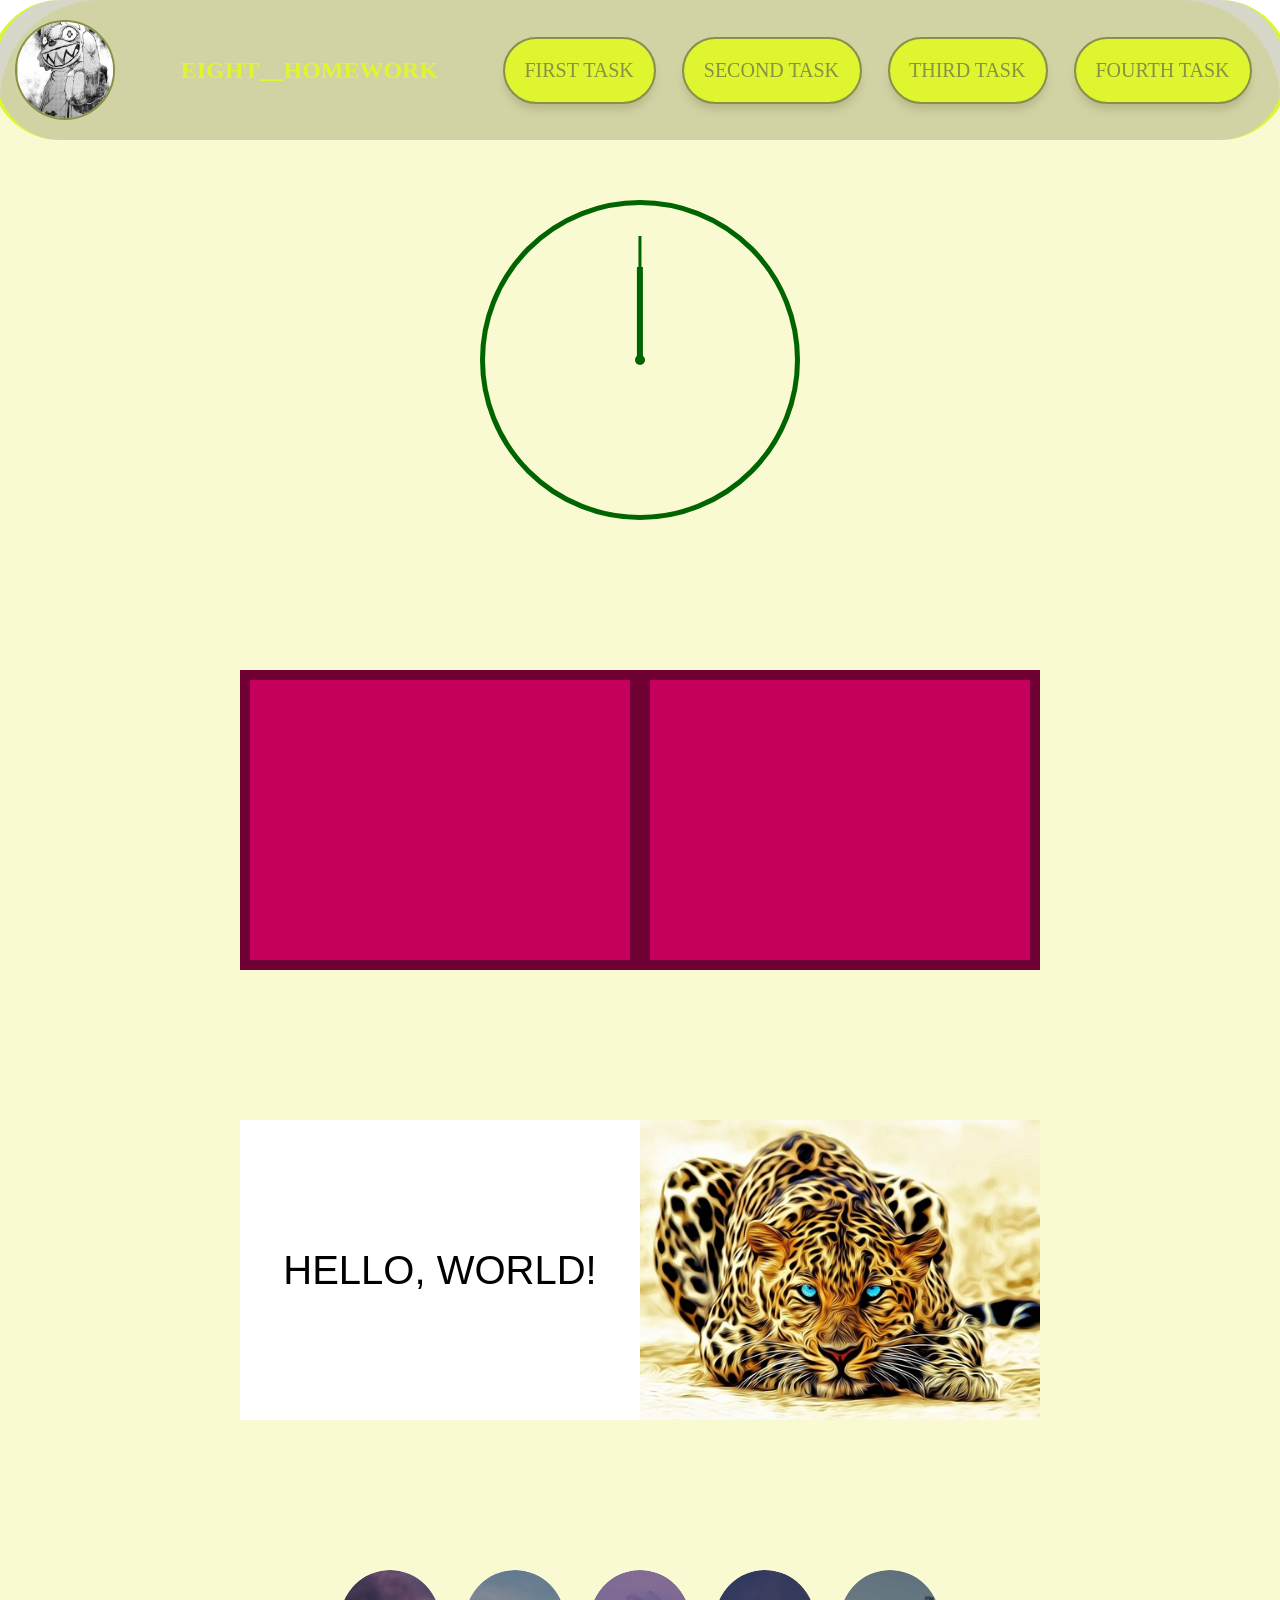
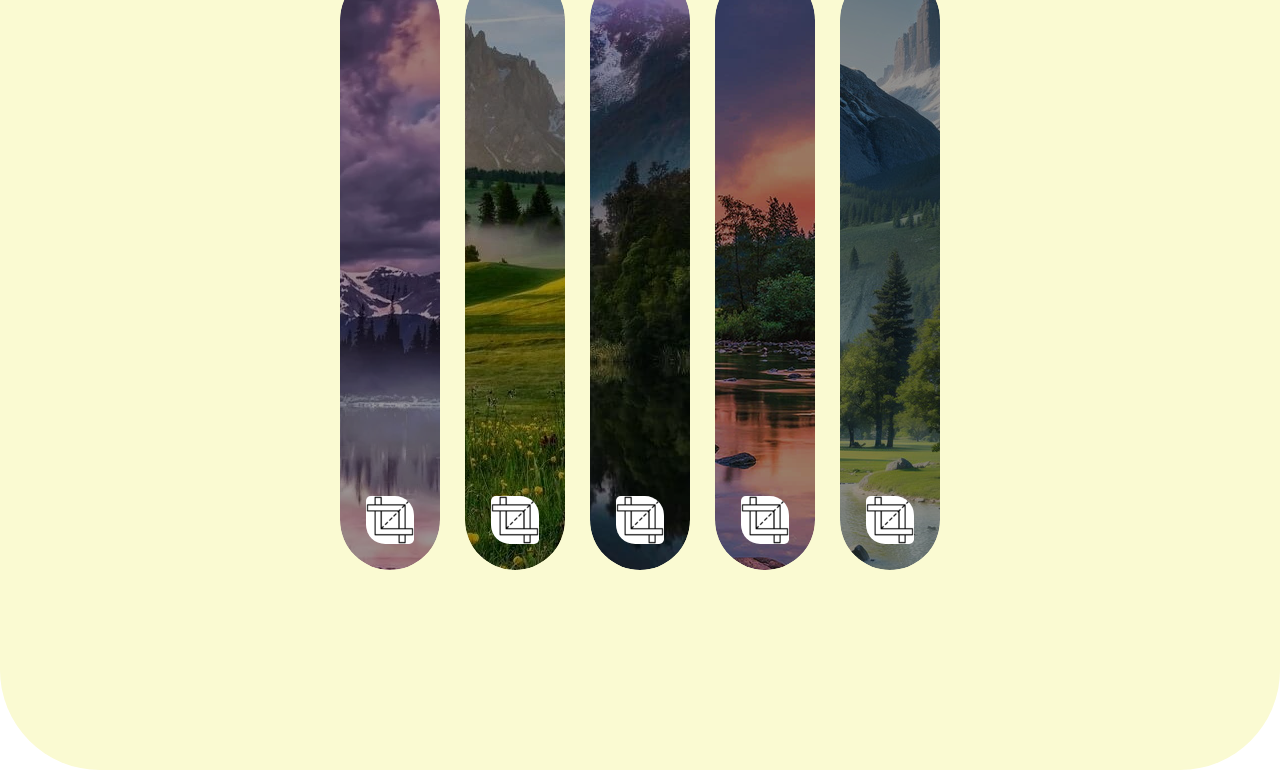
<file: eighthomework/eighthomework.html>
<!DOCTYPE html>
<html lang="en">
    <head>
        <meta charset="UTF-8">
        <meta name="viewport" content="width=device-width, initial-scale=1.0">
        <title>Eight__HomeWork</title>
        <link rel="stylesheet" href="./style.css">
    </head>
    <body>
        <header>
            <div class="container">
                <nav class="navbar">
                    <a href="../fifthhomework/fifthhomework.html" class="left__arrow">left</a>
                    <img src="./images/glaipnir.jpg" alt="Logotype_glaipnir" class="navbar__img">
                    <h1 class="navbar__header">Eight__HomeWork</h1>
                    <ul class="navbar__list">
                        <li class="navbar__item">
                            <a href="#clock" class="navbar__link">First task</a>
                        </li>
                        <li class="navbar__item">
                            <a href="#gates" class="navbar__link">Second task</a>
                        </li>
                        <li class="navbar__item">
                            <a href="#block" class="navbar__link">Third task</a>
                        </li>
                        <li class="navbar__item">
                            <a href="#add" class="navbar__link">Fourth task</a>
                        </li>
                    </ul>
                    <a href="../ninethhomework/ninethhomework.html" class="right__arrow">right</a>
                </nav>
            </div>
        </header>
        <div class="page">
            
            <div class="round">
                <div class="anchor" id="clock"></div>
                <div class="dot"></div>
                <div class="arrow hour"></div>
                <div class="arrow minute"></div>
            </div>
            
            <div class="gates">
                <div class="anchor" id="gates"></div>
                <div class="gate left"></div>
                <div class="gate right"></div>
                <p class="text">HELLO</p>
            </div>
            
            <div class="block">
                <div class="anchor" id="block"></div>
                <div class="font">HELLO, WORLD!</div>
                <div class="pic"><img class="img" src="./images/kitty.jpg" alt="kitty"></div>
            </div>
            
            <div class="additional">
                <div class="anchor" id="add"></div>
                <div class="picture">
                    <img class="image" src="./images/clouds.png" alt="image">
                    <img class="ico" src="./images/ico.png" alt="icon">
                    <p class="title">Beautiful Clouds</p>
                    <p class="descr">Lorem ipsum dolor sit amet, consectetur adipisicing elit. Sed, perferendis.</p>
                </div>
                <div class="picture">
                    <img class="image" src="./images/hills.png" alt="image">
                    <img class="ico" src="./images/ico.png" alt="icon">
                    <p class="title">Beautiful Hills</p>
                    <p class="descr">Lorem ipsum dolor sit amet, consectetur adipisicing elit. Sed, perferendis.</p>
                </div>
                <div class="picture">
                    <img class="image" src="./images/lake.png" alt="image">
                    <img class="ico" src="./images/ico.png" alt="icon">
                    <p class="title">Beautiful Lake</p>
                    <p class="descr">Lorem ipsum dolor sit amet, consectetur adipisicing elit. Sed, perferendis.</p>
                </div>
                <div class="picture">
                    <img class="image" src="./images/river.png" alt="image">
                    <img class="ico" src="./images/ico.png" alt="icon">
                    <p class="title">Beautiful River</p>
                    <p class="descr">Lorem ipsum dolor sit amet, consectetur adipisicing elit. Sed, perferendis.</p>
                </div>
                <div class="picture">
                    <img class="image" src="./images/rocks.png" alt="image">
                    <img class="ico" src="./images/ico.png" alt="icon">
                    <p class="title">Beautiful Rocks</p>
                    <p class="descr">Lorem ipsum dolor sit amet, consectetur adipisicing elit. Sed, perferendis.</p>
                </div>
            </div>
        </div>
    </body>
</html>
</file>
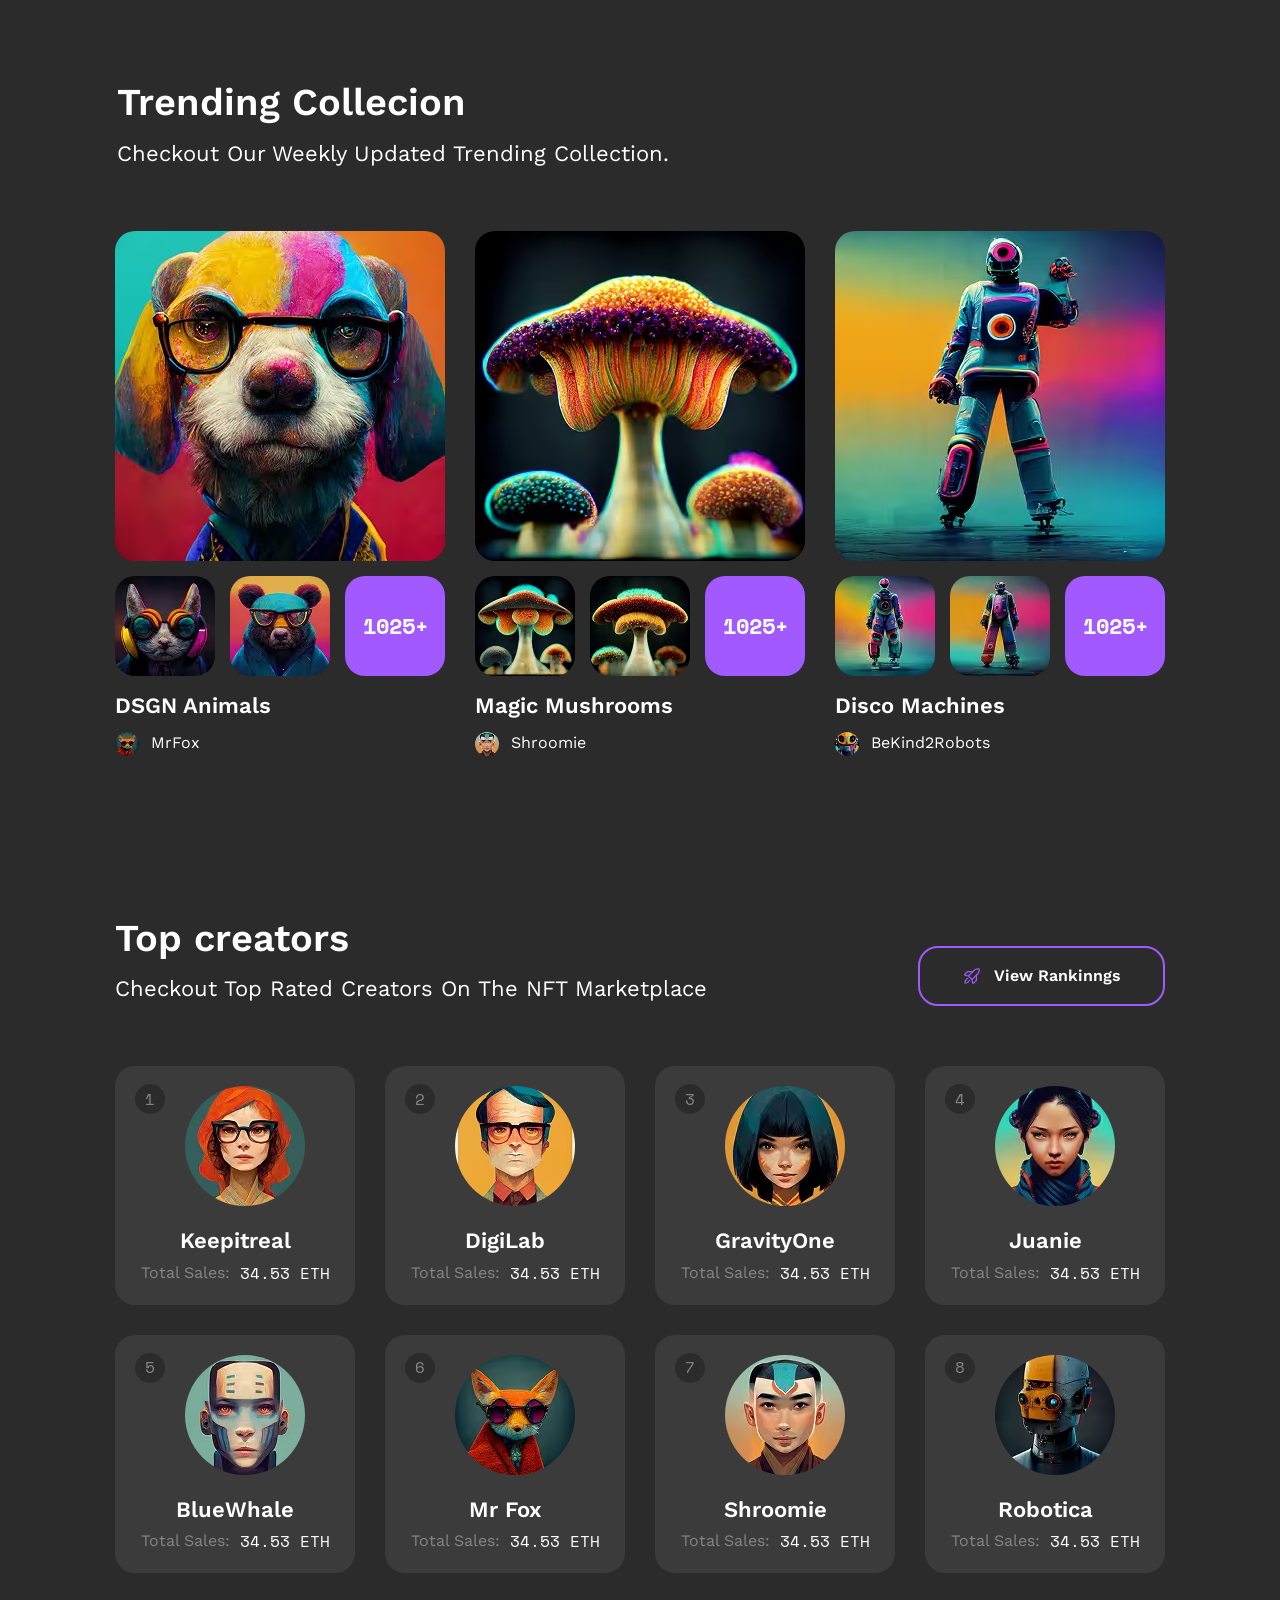
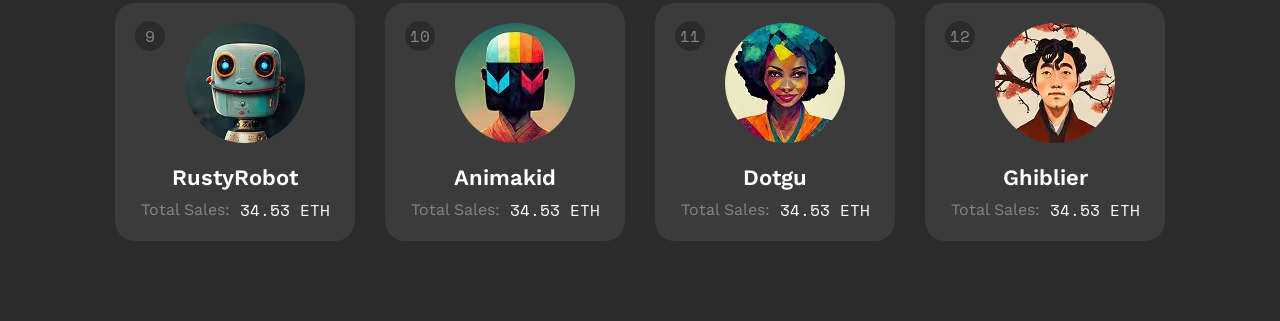
<file: elleventhhomework/elleventhhomework.html>
<!DOCTYPE html>
<html lang="en">
    <head>
        <meta charset="UTF-8">
        <meta name="viewport" content="width=device-width, initial-scale=1.0">
        <title>Document</title>
        <link rel="stylesheet" href="./style.css">
    </head>
    <body>
        <div class="page">
            <section class="trends">
                <div class="trends__inner">
                    <h2 class="trends__subheader">Trending Collecion</h2>
                    <p class="trends__descr">Checkout our weekly updated trending collection.</p>
                </div>
                <div class="trends__wrapper">
                    <div class="trends__card">
                        <picture class="trends__pic">
                            <source srcset="./images/animals/animal1.avif" type="image/avif" media="(max-width: 1920px)">
                            <source srcset="./images/animals/animal1.webp" type="image/webp" media="(max-width: 1920px)">
                            <img loading="lazy" class="trends__img" src="./images/animals/animal1.jpg" alt="dog">
                        </picture>
                        <div class="trends__mini">
                            <picture class="trends__pic trends__pic_mini">
                                <source srcset="./images/animals/animal2.avif" type="image/avif" media="(max-width: 1920px)">
                                <source srcset="./images/animals/animal2.webp" type="image/webp" media="(max-width: 1920px)">
                                <img loading="lazy" class="trends__img" src="./images/animals/animal2.jpg" alt="cat">
                            </picture>
                            <picture class="trends__pic trends__pic_mini">
                                <source srcset="./images/animals/animal3.avif" type="image/avif" media="(max-width: 1920px)">
                                <source srcset="./images/animals/animal3.webp" type="image/webp" media="(max-width: 1920px)">
                                <img loading="lazy" class="trends__img" src="./images/animals/animal3.jpg" alt="bear">
                            </picture>
                            <div class="trends__block">
                                1025+
                            </div>
                        </div>
                        <div class="trends__footer">
                            <h3 class="trends__subtitle">DSGN Animals</h3>
                            <div class="trends__author">
                                <picture class="trends__avatar">
                                    <source srcset="./images/avatars/avatar1.avif" type="image/avif" media="(max-width: 1920px)">
                                    <source srcset="./images/avatars/avatar1.webp" type="image/webp" media="(max-width: 1920px)">
                                    <img loading="lazy" class="trends__icon" src="./images/avatars/avatar1.jpg" alt="user_avatar">
                                </picture>
                                <div class="trends__nickname">MrFox</div>
                            </div>
                        </div>
                    </div>
                    <div class="trends__card">
                        <picture class="trends__pic">
                            <source srcset="./images/mushrooms/mushroom1.avif" type="image/avif" media="(max-width: 1920px)">
                            <source srcset="./images/mushrooms/mushroom1.webp" type="image/webp" media="(max-width: 1920px)">
                            <img loading="lazy" class="trends__img" src="./images/mushrooms/mushroom1.jpg" alt="shroom">
                        </picture>
                        <div class="trends__mini">
                            <picture class="trends__pic trends__pic_mini">
                                <source srcset="./images/mushrooms/mushroom2.avif" type="image/avif" media="(max-width: 1920px)">
                                <source srcset="./images/mushrooms/mushroom2.webp" type="image/webp" media="(max-width: 1920px)">
                                <img loading="lazy" class="trends__img" src="./images/mushrooms/mushroom2.jpg" alt="another-shroom">
                            </picture>
                            <picture class="trends__pic trends__pic_mini">
                                <source srcset="./images/mushrooms/mushroom3.avif" type="image/avif" media="(max-width: 1920px)">
                                <source srcset="./images/mushrooms/mushroom3.webp" type="image/webp" media="(max-width: 1920px)">
                                <img loading="lazy" class="trends__img" src="./images/mushrooms/mushroom3.jpg" alt="one-more-shroom">
                            </picture>
                            <div class="trends__block">
                                1025+
                            </div>
                        </div>
                        <div class="trends__footer">
                            <h3 class="trends__subtitle">Magic Mushrooms</h3>
                            <div class="trends__author">
                                <picture class="trends__avatar">
                                    <source srcset="./images/avatars/avatar2.avif" type="image/avif" media="(max-width: 1920px)">
                                    <source srcset="./images/avatars/avatar2.webp" type="image/webp" media="(max-width: 1920px)">
                                    <img loading="lazy" class="trends__icon" src="./images/avatars/avatar2.jpg" alt="user_avatar">
                                </picture>
                                <div class="trends__nickname">Shroomie</div>
                            </div>
                        </div>
                    </div>
                    <div class="trends__card">
                        <picture class="trends__pic">
                            <source srcset="./images/discomachines/machine1.avif" type="image/avif" media="(max-width: 1920px)">
                            <source srcset="./images/discomachines/machine1.webp" type="image/webp" media="(max-width: 1920px)">
                            <img loading="lazy" class="trends__img" src="./images/discomachines/machine1.jpg" alt="robot">
                        </picture>
                        <div class="trends__mini">
                            <picture class="trends__pic trends__pic_mini">
                                <source srcset="./images/discomachines/machine2.avif" type="image/avif" media="(max-width: 1920px)">
                                <source srcset="./images/discomachines/machine2.webp" type="image/webp" media="(max-width: 1920px)">
                                <img loading="lazy" class="trends__img" src="./images/discomachines/machine2.jpg" alt="another-robot">
                            </picture>
                            <picture class="trends__pic trends__pic_mini">
                                <source srcset="./images/discomachines/machine3.avif" type="image/avif" media="(max-width: 1920px)">
                                <source srcset="./images/discomachines/machine3.webp" type="image/webp" media="(max-width: 1920px)">
                                <img loading="lazy" class="trends__img" src="./images/discomachines/machine3.jpg" alt="one-more-robot">
                            </picture>
                            <div class="trends__block">
                                1025+
                            </div>
                        </div>
                        <div class="trends__footer">
                            <h3 class="trends__subtitle">Disco Machines</h3>
                            <div class="trends__author">
                                <picture class="trends__avatar">
                                    <source srcset="./images/avatars/avatar3.avif" type="image/avif" media="(max-width: 1920px)">
                                    <source srcset="./images/avatars/avatar3.webp" type="image/webp" media="(max-width: 1920px)">
                                    <img loading="lazy" class="trends__icon" src="./images/avatars/avatar3.jpg" alt="user_avatar">
                                </picture>
                                <div class="trends__nickname">BeKind2Robots</div>
                            </div>
                        </div>
                    </div>
                </div>
            </section>
            <section class="creators">
                <div class="creators__header">
                    <div class="creators__inner">
                        <h2 class="trends__subheader">Top creators</h2>
                        <p class="trends__descr">Checkout Top Rated Creators on the NFT Marketplace</p>
                    </div>
                    <button class="creators__btn">
                        <svg class="creators__pic" viewBox="0 0 20 20">
                            <path fill-rule="evenodd" d="M6.17 12.45a.63.63 0 0 1-.4.8c-1.05.35-1.62 1.24-1.92 2.14-.12.36-.19.7-.23 1 .28-.05.63-.12.99-.24.9-.3 1.8-.87 2.15-1.93a.63.63 0 0 1 1.18.4A4.4 4.4 0 0 1 5 17.33a7.38 7.38 0 0 1-2.05.37h-.02v-.63H2.3v-.02a3.16 3.16 0 0 1 .01-.17A6.87 6.87 0 0 1 2.67 15a4.4 4.4 0 0 1 2.7-2.94c.34-.11.7.06.8.39Zm-3.24 4.62H2.3c0 .35.28.63.63.63v-.63ZM16.55 3.45c-.73-.1-2.51-.14-4.34 1.69L7.34 10 10 12.66l4.86-4.87c1.83-1.82 1.8-3.61 1.69-4.34Zm.18-1.23c-1-.15-3.22-.15-5.4 2.03l-5.31 5.3a.63.63 0 0 0 0 .9l3.54 3.53c.24.25.64.25.88 0l5.3-5.3c2.19-2.19 2.19-4.41 2.04-5.4a1.23 1.23 0 0 0-1.05-1.06Z"/>
                            <path d="M14.42 8.5c.35 0 .63.27.63.62v5.05c0 .33-.14.64-.38.88l-2.52 2.53a1.25 1.25 0 0 1-2.1-.64l-.66-3.28a.63.63 0 1 1 1.22-.24l.66 3.27 2.53-2.53V9.12c0-.35.28-.63.62-.63ZM5.83 4.95h5.05a.63.63 0 0 1 0 1.25H5.84L3.31 8.74l3.27.66a.62.62 0 1 1-.24 1.22l-3.27-.65a1.25 1.25 0 0 1-.65-2.11l2.53-2.52c.24-.24.55-.37.88-.38Z"/>
                        </svg>
                        View Rankinngs
                    </button>
                </div>
                <div class="creators__cards">
                    <div class="card">
                        <div class="card__num">1</div>
                        <picture class="card__pic">
                            <source srcset="./images/creators/creator1.avif" type="image/avif" media="(max-width: 1920px)">
                            <source srcset="./images/creators/creator1.webp" type="image/webp" media="(max-width: 1920px)">
                            <img loading="lazy" class="card__img" src="./images/creators/creator1.jpg" alt="creator_avatar">
                        </picture>
                        <div class="card__text">
                            <div class="card__name">Keepitreal</div>
                            <div class="card__price">
                                <div class="card__total">Total Sales:</div>
                                <div class="card__cost">34.53 ETH</div>
                            </div>
                        </div>
                    </div>
                    <div class="card">
                        <div class="card__num">2</div>
                        <picture class="card__pic">
                            <source srcset="./images/creators/creator2.avif" type="image/avif" media="(max-width: 1920px)">
                            <source srcset="./images/creators/creator2.webp" type="image/webp" media="(max-width: 1920px)">
                            <img loading="lazy" class="card__img" src="./images/creators/creator2.jpg" alt="creator_avatar">
                        </picture>
                        <div class="card__text">
                            <div class="card__name">DigiLab</div>
                            <div class="card__price">
                                <div class="card__total">Total Sales:</div>
                                <div class="card__cost">34.53 ETH</div>
                            </div>
                        </div>
                    </div>
                    <div class="card">
                        <div class="card__num">3</div>
                        <picture class="card__pic">
                            <source srcset="./images/creators/creator3.avif" type="image/avif" media="(max-width: 1920px)">
                            <source srcset="./images/creators/creator3.webp" type="image/webp" media="(max-width: 1920px)">
                            <img loading="lazy" class="card__img" src="./images/creators/creator3.jpg" alt="creator_avatar">
                        </picture>
                        <div class="card__text">
                            <div class="card__name">GravityOne</div>
                            <div class="card__price">
                                <div class="card__total">Total Sales:</div>
                                <div class="card__cost">34.53 ETH</div>
                            </div>
                        </div>
                    </div>
                    <div class="card">
                        <div class="card__num">4</div>
                        <picture class="card__pic">
                            <source srcset="./images/creators/creator4.avif" type="image/avif" media="(max-width: 1920px)">
                            <source srcset="./images/creators/creator4.webp" type="image/webp" media="(max-width: 1920px)">
                            <img loading="lazy" class="card__img" src="./images/creators/creator4.jpg" alt="creator_avatar">
                        </picture>
                        <div class="card__text">
                            <div class="card__name">Juanie</div>
                            <div class="card__price">
                                <div class="card__total">Total Sales:</div>
                                <div class="card__cost">34.53 ETH</div>
                            </div>
                        </div>
                    </div>
                    <div class="card">
                        <div class="card__num">5</div>
                        <picture class="card__pic">
                            <source srcset="./images/creators/creator5.avif" type="image/avif" media="(max-width: 1920px)">
                            <source srcset="./images/creators/creator5.webp" type="image/webp" media="(max-width: 1920px)">
                            <img loading="lazy" class="card__img" src="./images/creators/creator5.jpg" alt="creator_avatar">
                        </picture>
                        <div class="card__text">
                            <div class="card__name">BlueWhale</div>
                            <div class="card__price">
                                <div class="card__total">Total Sales:</div>
                                <div class="card__cost">34.53 ETH</div>
                            </div>
                        </div>
                    </div>
                    <div class="card">
                        <div class="card__num">6</div>
                        <picture class="card__pic">
                            <source srcset="./images/creators/creator6.avif" type="image/avif" media="(max-width: 1920px)">
                            <source srcset="./images/creators/creator6.webp" type="image/webp" media="(max-width: 1920px)">
                            <img loading="lazy" class="card__img" src="./images/creators/creator6.jpg" alt="creator_avatar">
                        </picture>
                        <div class="card__text">
                            <div class="card__name">Mr Fox</div>
                            <div class="card__price">
                                <div class="card__total">Total Sales:</div>
                                <div class="card__cost">34.53 ETH</div>
                            </div>
                        </div>
                    </div>
                    <div class="card">
                        <div class="card__num">7</div>
                        <picture class="card__pic">
                            <source srcset="./images/creators/creator7.avif" type="image/avif" media="(max-width: 1920px)">
                            <source srcset="./images/creators/creator7.webp" type="image/webp" media="(max-width: 1920px)">
                            <img loading="lazy" class="card__img" src="./images/creators/creator7.jpg" alt="creator_avatar">
                        </picture>
                        <div class="card__text">
                            <div class="card__name">Shroomie</div>
                            <div class="card__price">
                                <div class="card__total">Total Sales:</div>
                                <div class="card__cost">34.53 ETH</div>
                            </div>
                        </div>
                    </div>
                    <div class="card">
                        <div class="card__num">8</div>
                        <picture class="card__pic">
                            <source srcset="./images/creators/creator8.avif" type="image/avif" media="(max-width: 1920px)">
                            <source srcset="./images/creators/creator8.webp" type="image/webp" media="(max-width: 1920px)">
                            <img loading="lazy" class="card__img" src="./images/creators/creator8.jpg" alt="creator_avatar">
                        </picture>
                        <div class="card__text">
                            <div class="card__name">Robotica</div>
                            <div class="card__price">
                                <div class="card__total">Total Sales:</div>
                                <div class="card__cost">34.53 ETH</div>
                            </div>
                        </div>
                    </div>
                    <div class="card">
                        <div class="card__num">9</div>
                        <picture class="card__pic">
                            <source srcset="./images/creators/creator9.avif" type="image/avif" media="(max-width: 1920px)">
                            <source srcset="./images/creators/creator9.webp" type="image/webp" media="(max-width: 1920px)">
                            <img loading="lazy" class="card__img" src="./images/creators/creator9.jpg" alt="creator_avatar">
                        </picture>
                        <div class="card__text">
                            <div class="card__name">RustyRobot</div>
                            <div class="card__price">
                                <div class="card__total">Total Sales:</div>
                                <div class="card__cost">34.53 ETH</div>
                            </div>
                        </div>
                    </div>
                    <div class="card">
                        <div class="card__num">10</div>
                        <picture class="card__pic">
                            <source srcset="./images/creators/creator10.avif" type="image/avif" media="(max-width: 1920px)">
                            <source srcset="./images/creators/creator10.webp" type="image/webp" media="(max-width: 1920px)">
                            <img loading="lazy" class="card__img" src="./images/creators/creator10.jpg" alt="creator_avatar">
                        </picture>
                        <div class="card__text">
                            <div class="card__name">Animakid</div>
                            <div class="card__price">
                                <div class="card__total">Total Sales:</div>
                                <div class="card__cost">34.53 ETH</div>
                            </div>
                        </div>
                    </div>
                    <div class="card">
                        <div class="card__num">11</div>
                        <picture class="card__pic">
                            <source srcset="./images/creators/creator11.avif" type="image/avif" media="(max-width: 1920px)">
                            <source srcset="./images/creators/creator11.webp" type="image/webp" media="(max-width: 1920px)">
                            <img loading="lazy" class="card__img" src="./images/creators/creator11.jpg" alt="creator_avatar">
                        </picture>
                        <div class="card__text">
                            <div class="card__name">Dotgu</div>
                            <div class="card__price">
                                <div class="card__total">Total Sales:</div>
                                <div class="card__cost">34.53 ETH</div>
                            </div>
                        </div>
                    </div>
                    <div class="card">
                        <div class="card__num">12</div>
                        <picture class="card__pic">
                            <source srcset="./images/creators/creator12.avif" type="image/avif" media="(max-width: 1920px)">
                            <source srcset="./images/creators/creator12.webp" type="image/webp" media="(max-width: 1920px)">
                            <img loading="lazy" class="card__img" src="./images/creators/creator12.jpg" alt="creator_avatar">
                        </picture>
                        <div class="card__text">
                            <div class="card__name">Ghiblier</div>
                            <div class="card__price">
                                <div class="card__total">Total Sales:</div>
                                <div class="card__cost">34.53 ETH</div>
                            </div>
                        </div>
                    </div>
                </div>
            </section>
        </div>
    </body>
</html>
</file>
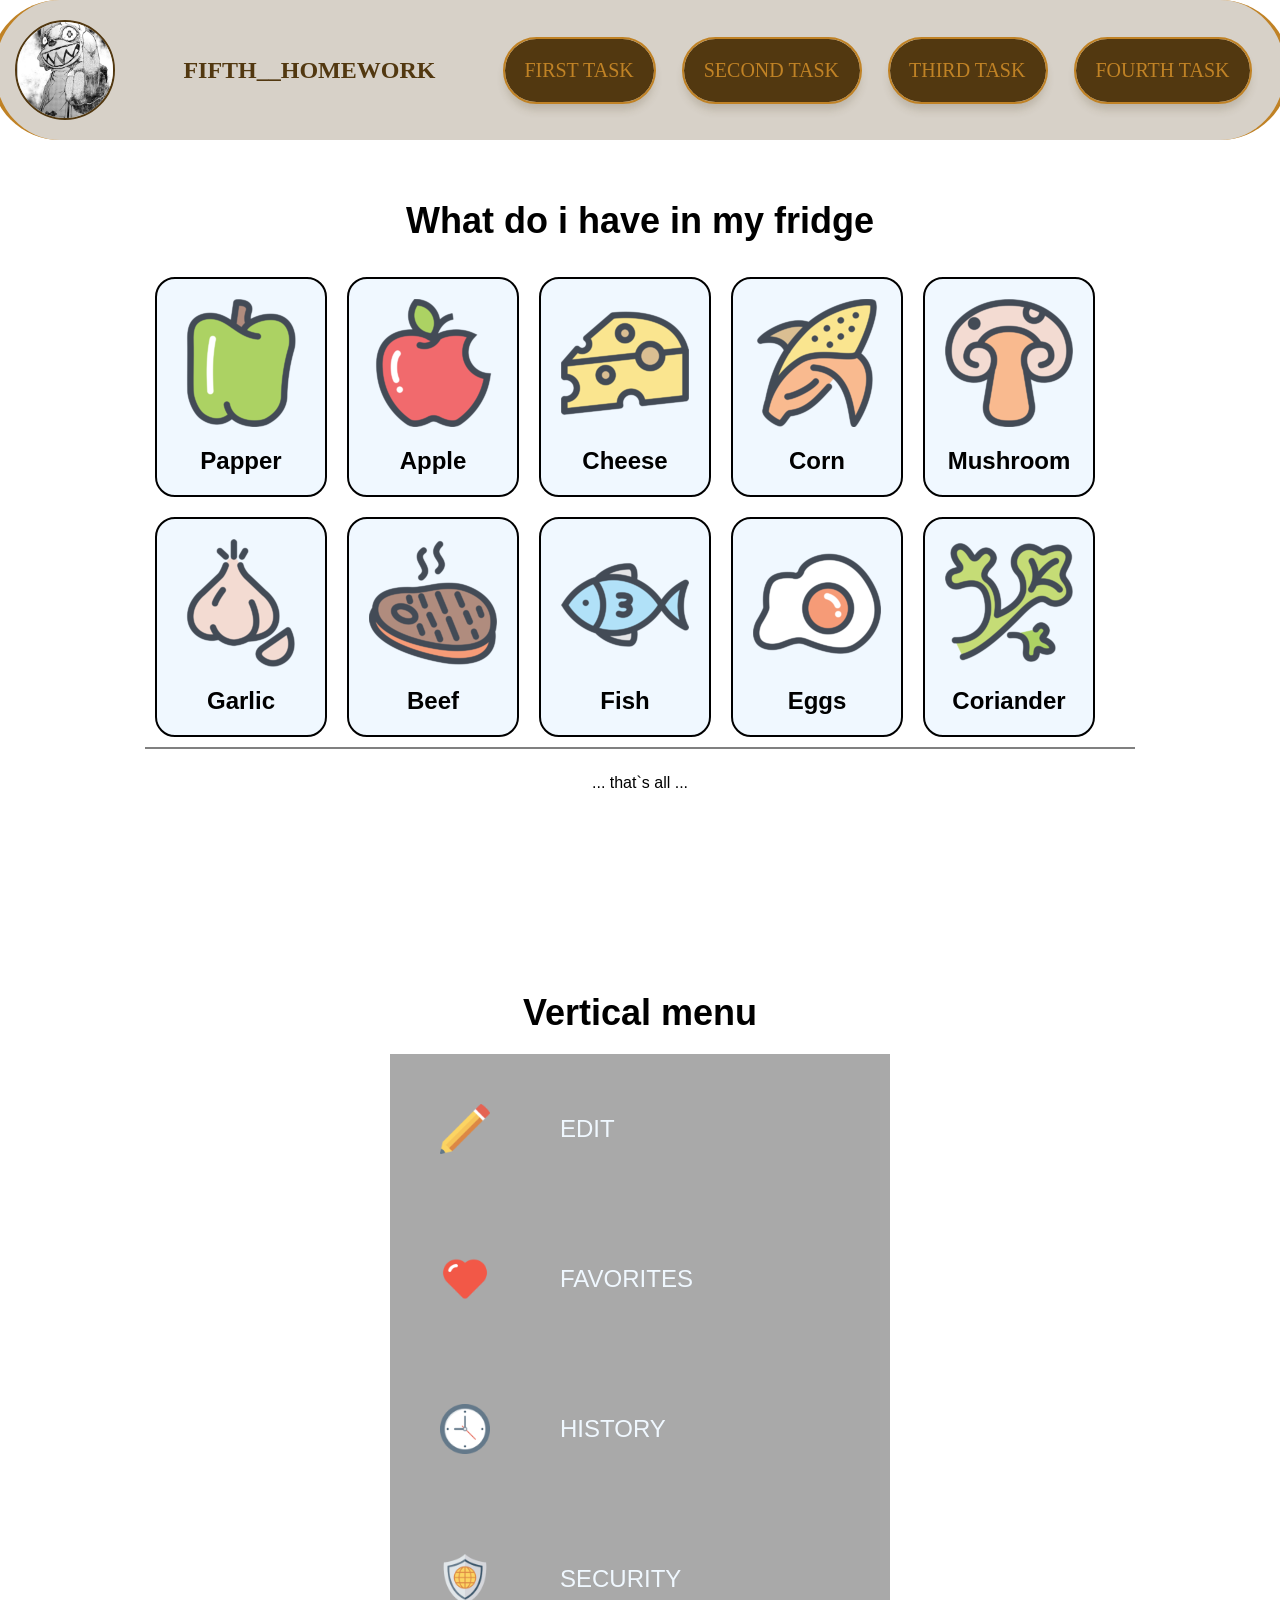
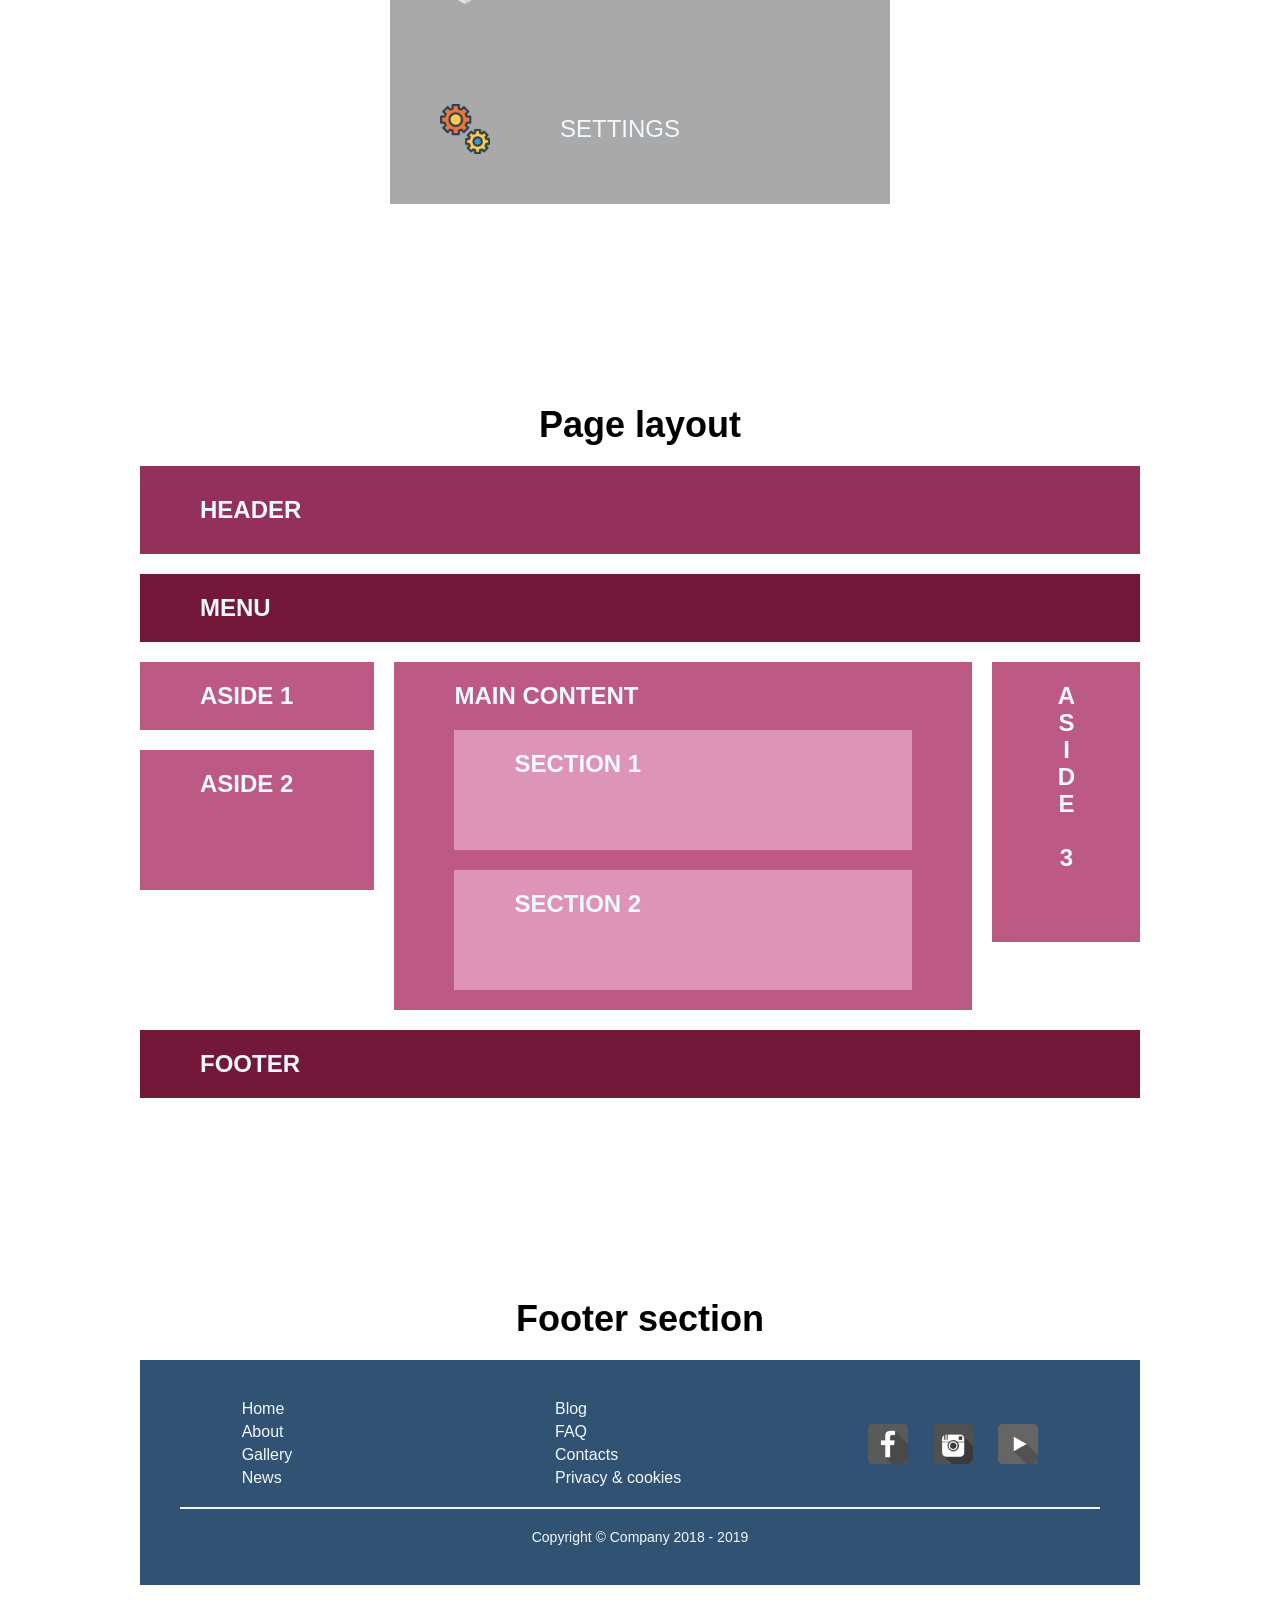
<file: fifthhomework/fifthhomework.html>
<!DOCTYPE html>
<html lang="en">
    <head>
        <meta charset="UTF-8">
        <meta name="viewport" content="width=device-width, initial-scale=1.0">
        <title>FifthHomework</title>
        <link rel="stylesheet" href="./style.css">
    </head>
    <body>
        <header>
            <div class="container">
                <nav class="navbar">
                    <a href="../fourthhomework/fourthhomework.html" class="left__arrow">left</a>
                    <img src="./image/glaipnir.jpg" alt="Logotype_glaipnir" class="navbar__img">
                    <h1 class="navbar__header">Fifth__HomeWork</h1>
                    <ul class="navbar__list">
                        <li class="navbar__item">
                            <a href="#fridge" class="navbar__link">First task</a>
                        </li>
                        <li class="navbar__item">
                            <a href="#menu" class="navbar__link">Second task</a>
                        </li>
                        <li class="navbar__item">
                            <a href="#page" class="navbar__link">Third task</a>
                        </li>
                        <li class="navbar__item">
                            <a href="#footer" class="navbar__link">Fourth task</a>
                        </li>
                    </ul>
                    <a href="../eighthomework/eighthomework.html" class="right__arrow">right</a>
                </nav>
            </div>
        </header>
        <main>
            <section class="fridge">
                <div class="anchor" id="fridge"></div>
                <h2 class="fridge__header">What do i have in my fridge</h2>
                <div class="fridge__container">
                    <div class="fridge__box">
                        <img src="./image/fridge/pepper.png" alt="papper_picture" class="fridge__img">
                        <p class="fridge__descr">Papper</p>
                    </div>
                    <div class="fridge__box">
                        <img src="./image/fridge/apple.png" alt="apple_picture" class="fridge__img">
                        <p class="fridge__descr">Apple</p>
                    </div>
                    <div class="fridge__box">
                        <img src="./image/fridge/cheese.png" alt="cheese_picture" class="fridge__img">
                        <p class="fridge__descr">Cheese</p>
                    </div>
                    <div class="fridge__box">
                        <img src="./image/fridge/corn.png" alt="corn_picture" class="fridge__img">
                        <p class="fridge__descr">Corn</p>
                    </div>
                    <div class="fridge__box">
                        <img src="./image/fridge/mushroom.png" alt="mushroom_picture" class="fridge__img">
                        <p class="fridge__descr">Mushroom</p>
                    </div>
                    <div class="fridge__box">
                        <img src="./image/fridge/garlic.png" alt="garlic_picture" class="fridge__img">
                        <p class="fridge__descr">Garlic</p>
                    </div>
                    <div class="fridge__box">
                        <img src="./image/fridge/beef.png" alt="beef_picture" class="fridge__img">
                        <p class="fridge__descr">Beef</p>
                    </div>
                    <div class="fridge__box">
                        <img src="./image/fridge/fish.png" alt="fish_picture" class="fridge__img">
                        <p class="fridge__descr">Fish</p>
                    </div>
                    <div class="fridge__box">
                        <img src="./image/fridge/eggs.png" alt="eggs_picture" class="fridge__img">
                        <p class="fridge__descr">Eggs</p>
                    </div>
                    <div class="fridge__box">
                        <img src="./image/fridge/coriander.png" alt="coriander_picture" class="fridge__img">
                        <p class="fridge__descr">Coriander</p>
                    </div>
                    <div class="fridge__divider"></div>
                </div>
                <p class="fridge__text">... that`s all ...</p>
            </section>
            <section class="menu">
                <div class="anchor" id="menu"></div>
                <h2 class="menu__header">Vertical menu</h2>
                <div class="menu__container">
                    <div class="menu__box">
                        <img src="./image/menu/edit.png" alt="pencil_picture" class="menu__img">
                        <p class="menu__descr">Edit</p>
                    </div>
                    <div class="menu__box">
                        <img src="./image/menu/favorites.png" alt="heart_picture" class="menu__img">
                        <p class="menu__descr">Favorites</p>
                    </div>
                    <div class="menu__box">
                        <img src="./image/menu/history.png" alt="clock_picture" class="menu__img">
                        <p class="menu__descr">History</p>
                    </div>
                    <div class="menu__box">
                        <img src="./image/menu/security.png" alt="shield_picture" class="menu__img">
                        <p class="menu__descr">Security</p>
                    </div>
                    <div class="menu__box">
                        <img src="./image/menu/settings.png" alt="equalizer_picture" class="menu__img">
                        <p class="menu__descr">Settings</p>
                    </div>
                </div>
            </section>
            <section class="page">
                <div class="anchor" id="page"></div>
                <h2 class="page__header">Page layout</h2>
                <section class="page__wrapper">
                    <header class="page__block clr1"><h3 class="page__subheader head">Header</h3></header>
                    <menu class="page__block"><li class="page__item">Menu</li></menu>
                    <div class="page__block flrw">
                        <div class="page__inner grw1">
                            <aside class="page__section"><h4 class="page__subheader">Aside 1</h4></aside>
                            <aside class="page__section big"><h4 class="page__subheader">Aside 2</h4></aside>
                        </div>
                        <section class="page__inner clr2 grw2 pdd">
                            <header class="page__descr"><h4 class="page__subheader nom">Main content</h4></header>
                            <section class="page__section invrs"><h5 class="page__subheader">Section 1</h5></section>
                            <section class="page__section invrs"><h5 class="page__subheader">Section 2</h5></section>
                        </section>
                        <aside class="page__inner clr2 grw3 big"><h4 class="page__subheader vrtl">Aside 3</h4></aside>
                    </div>
                    <footer class="page__block"><h3 class="page__subheader">Footer</h3></footer>
                </section>
            </section>
        </main>
        <footer>
            <section class="footer">
                <div class="anchor" id="footer"></div>
                <h2 class="footer__header">Footer section</h2>
                <article class="footer__wrapper">
                    <section class="footer__inner">
                        <menu class="footer__menu">
                            <li class="footer__item"><a href="#" class="footer__link">Home</a></li>
                            <li class="footer__item"><a href="#" class="footer__link">About</a></li>
                            <li class="footer__item"><a href="#" class="footer__link">Gallery</a></li>
                            <li class="footer__item"><a href="#" class="footer__link">News</a></li>
                        </menu>
                        <menu class="footer__menu">
                            <li class="footer__item"><a href="#" class="footer__link">Blog</a></li>
                            <li class="footer__item"><a href="#" class="footer__link">FAQ</a></li>
                            <li class="footer__item"><a href="#" class="footer__link">Contacts</a></li>
                            <li class="footer__item"><a href="#" class="footer__link">Privacy & cookies</a></li>
                        </menu>
                        <div class="socials__wrapper">
                            <a href="https://facebook.com/" class="social__link facebook"></a>
                            <a href="https://instagram.com/" class="social__link insta"></a>
                            <a href="https://www.youtube.com/" class="social__link youtube"></a>
                        </div>
                    </section>
                    <div class="footer__divider"></div>
                    <div class="footer__copyright">Copyright &#169; Company 2018 - 2019</div>
                </article>
            </section>
        </footer>
    </body>
</html>
</file>
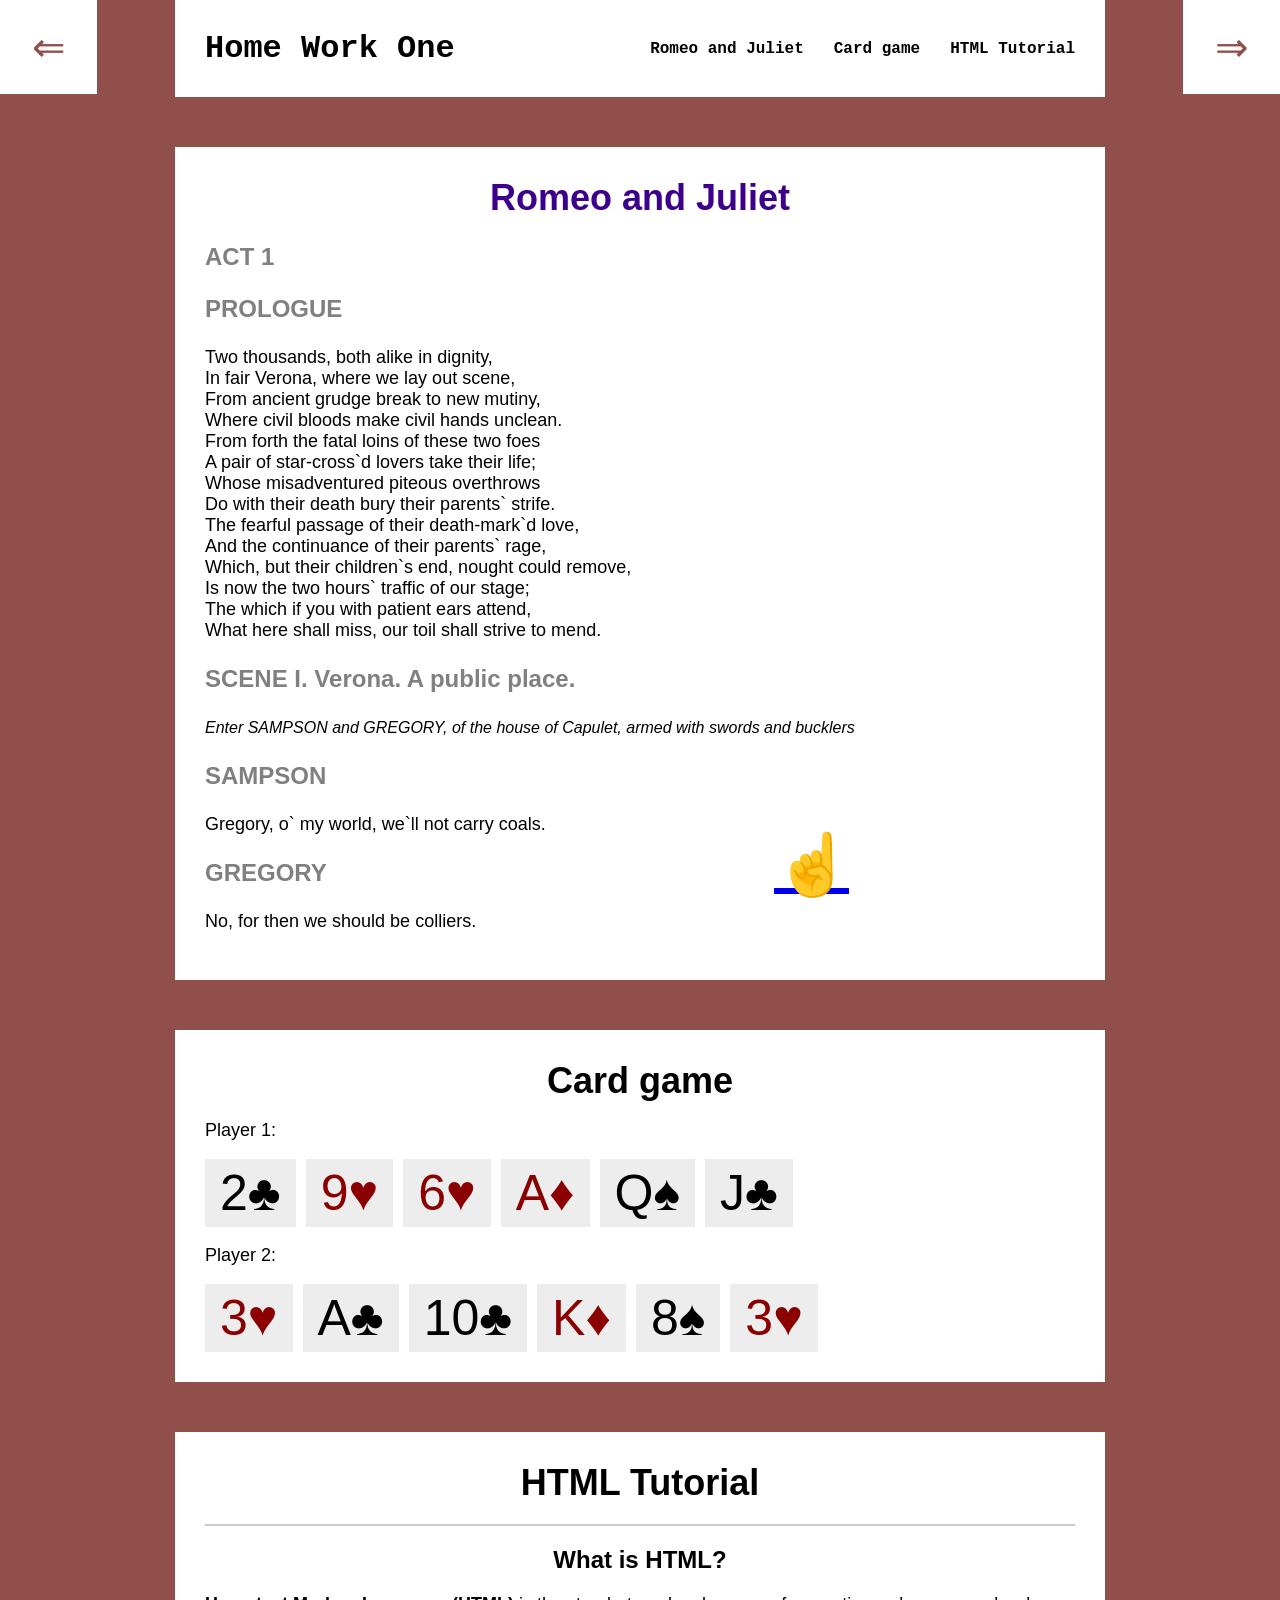
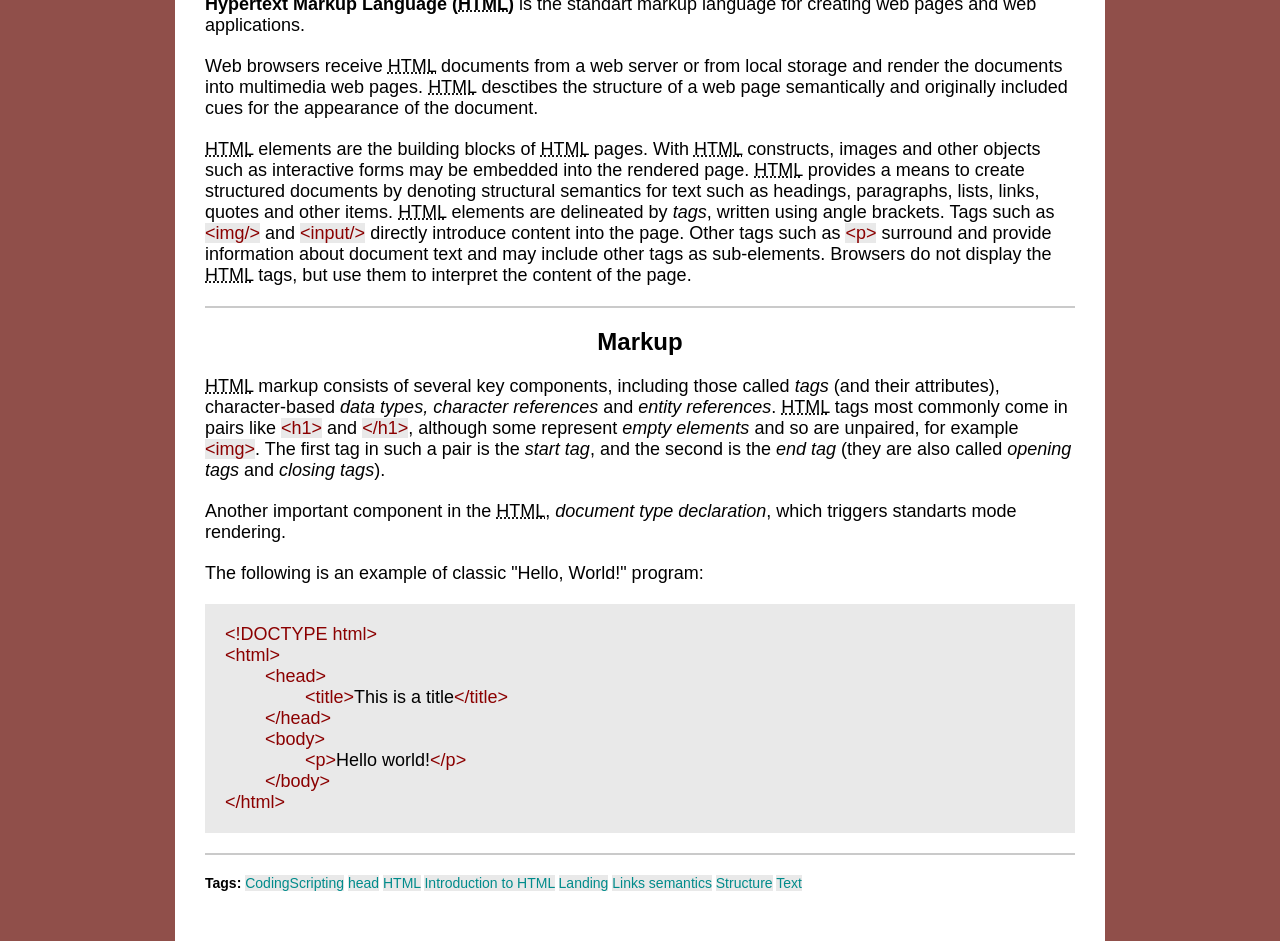
<file: firsthomework/firsthomework.html>
<!DOCTYPE html>
<html lang="en">
    <head>
        <meta charset="UTF-8">
        <meta name="viewport" content="width=device-width, initial-scale=1.0">
        <title>FirstHomeWork</title>
        <link rel="stylesheet" href="./style.css">
    </head>
    <body>
        <header>
            <a href="../index.html" class="left__arrow">&lArr;</a>
            <div class="header__wrapper" id="header">
                <div class="header__inner">
                    <div class="header__logo">
                        <h1>Home Work One</h1>
                    </div>
                    <nav class="navbar">
                        <ul class="navbar__list">
                            <li class="navbar__item"><a href="#raj" class="navbar__link">Romeo and Juliet</a></li>
                            <li class="navbar__item"><a href="#cards" class="navbar__link">Card game</a></li>
                            <li class="navbar__item"><a href="#htmltutor" class="navbar__link">HTML Tutorial</a></li>
                        </ul>
                    </nav>
                </div>
            </div>
            <a href="../secondhomework/secondhomework.html" class="right__arrow">&rArr;</a>
        </header>
        <main>
            <!-- Task one -->
            <section class="raj" id="raj">
                <div class="raj__wrapper">
                    <div class="raj__inner">
                        <h2 class="raj__header">Romeo and Juliet</h2>
                        <h3 class="raj__subheader">Act 1</h3>
                        <h3 class="raj__subheader">Prologue</h3>
                        <p class="raj__text">
                            Two thousands, both alike in dignity,<br>
                            In fair Verona, where we lay out scene,<br>
                            From ancient grudge break to new mutiny,<br>
                            Where civil bloods make civil hands unclean.<br>
                            From forth the fatal loins of these two foes<br>
                            A pair of star-cross`d lovers take their life;<br>
                            Whose misadventured piteous overthrows<br>
                            Do with their death bury their parents` strife.<br>
                            The fearful passage of their death-mark`d love,<br>
                            And the continuance of their parents` rage,<br>
                            Which, but their children`s end, nought could remove,<br>
                            Is now the two hours` traffic of our stage;<br>
                            The which if you with patient ears attend,<br>
                            What here shall miss, our toil shall strive to mend.
                        </p>
                        <h3 class="raj__subheader">Scene I. <span>Verona. A public place.</span></h3>
                        <p class="raj__text"><span>Enter SAMPSON and GREGORY, of the house of Capulet, armed with swords and bucklers</span></p>
                        <h3 class="raj__subheader">Sampson</h3>
                        <p class="raj__text">Gregory, o` my world, we`ll not carry coals.</p>
                        <h3 class="raj__subheader">Gregory</h3>
                        <p class="raj__text">No, for then we should be colliers.</p>
                    </div>
                </div>
            </section>
            <!-- Task two -->
            <section class="cards" id="cards">
                <div class="cards__wrapper">
                    <div class="cards__inner">
                        <h2 class="cards__header">Card game</h2>
                        <p class="player__name">Player 1:</p>
                        <div class="player__cards">
                            <div class="card">2♣</div>
                            <div class="card red__card">9♥</div>
                            <div class="card red__card">6♥</div>
                            <div class="card red__card">A♦</div>
                            <div class="card">Q♠</div>
                            <div class="card">J♣</div>
                        </div>
                        <p class="player__name">Player 2:</p>
                        <div class="player__cards">
                            <div class="card red__card">3♥</div>
                            <div class="card">A♣</div>
                            <div class="card">10♣</div>
                            <div class="card red__card">K♦</div>
                            <div class="card">8♠</div>
                            <div class="card red__card">3♥</div>
                        </div>
                    </div>
                </div>
            </section>
            <!-- Task three -->
            <section class="htmltutor" id="htmltutor">
                <div class="htmltutor__wrapper">
                    <div class="htmltutor__inner">
                        <h2 class="htmltutor__header">HTML Tutorial</h2>
                        <div class="underline"></div>
                        <h3 class="htmltutor__subheader">What is HTML?</h3>
                        <p class="htmltutor__text">
                            <strong>Hypertext Markup Language (<abbr title="Hypertext Markup Language">HTML</abbr>)</strong> is the standart markup language for creating web pages and web applications.
                        </p>
                        <p class="htmltutor__text">
                            Web browsers receive <abbr title="Hypertext Markup Language">HTML</abbr> documents from a web server or from local storage and render the documents into multimedia web pages. <abbr title="Hypertext Markup Language">HTML</abbr> desctibes the structure of a web page semantically and originally included cues for the appearance of the document.
                        </p>
                        <p class="htmltutor__text">
                            <abbr title="Hypertext Markup Language">HTML</abbr> elements are the building blocks of <abbr title="Hypertext Markup Language">HTML</abbr> pages. With <abbr title="Hypertext Markup Language">HTML</abbr> constructs, images and other objects such as interactive forms may be embedded into the rendered page. <abbr title="Hypertext Markup Language">HTML</abbr> provides a means to create structured documents by denoting structural semantics for text such as headings, paragraphs, lists, links, quotes and other items. <abbr title="Hypertext Markup Language">HTML</abbr> elements are delineated by <em>tags</em>, written using angle brackets. Tags such as <code>&lt;img/&gt;</code> and <code>&lt;input/&gt;</code> directly introduce content into the page. Other tags such as <code>&lt;p&gt;</code> surround and provide information about document text and may include other tags as sub-elements. Browsers do not display the <abbr title="Hypertext Markup Language">HTML</abbr> tags, but use them to interpret the content of the page.
                        </p>
                        <div class="underline"></div>
                        <h3 class="htmltutor__subheader">Markup</h3>
                        <p class="htmltutor__text">
                            <abbr title="Hypertext Markup Language">HTML</abbr> markup consists of several key components, including those called <em>tags</em> (and their attributes), character-based <em>data types, character references</em> and <em>entity references</em>. <abbr title="Hypertext Markup Language">HTML</abbr> tags most commonly come in pairs like <code>&lt;h1&gt;</code> and <code>&lt;/h1&gt;</code>, although some represent <em>empty elements</em> and so are unpaired, for example <code>&lt;img&gt;</code>. The first tag in such a pair is the <em>start tag</em>, and the second is the <em>end tag</em> (they are also called <em>opening tags</em> and <em>closing tags</em>).
                        </p>
                        <p class="htmltutor__text">
                            Another important component in the <abbr title="Hypertext Markup Language">HTML</abbr>, <em>document type declaration</em>, which triggers standarts mode rendering.
                        </p>
                        <p class="htmltutor__text">
                            The following is an example of classic "Hello, World!" program:
                        </p>
                        <div class="code__formatter">
                            <pre><code>    &lt;!DOCTYPE html&gt;<br>    &lt;html&gt;<br>            &lt;head&gt;<br>                    &lt;title&gt;<span>This is a title</span>&lt;/title&gt;<br>            &lt;/head&gt;<br>            &lt;body&gt;<br>                    &lt;p&gt;<span>Hello world!</span>&lt;/p&gt;<br>            &lt;/body&gt;<br>    &lt;/html&gt;</code></pre>
                        </div>
                        <div class="underline"></div>
                        <p class="htmltutor__text mini">
                            <strong>Tags:</strong>
                            <span>CodingScripting</span>
                            <span>head</span>
                            <span>HTML</span>
                            <span>Introduction to HTML</span>
                            <span>Landing</span>
                            <span>Links semantics</span>
                            <span>Structure</span>
                            <span>Text</span>
                        </p>
                    </div>
                </div>
            </section>
        </main>
        <footer>
            <div class="footer__link">
                <a href="#header">☝</a>
            </div>
        </footer>
    </body>
</html>
</file>
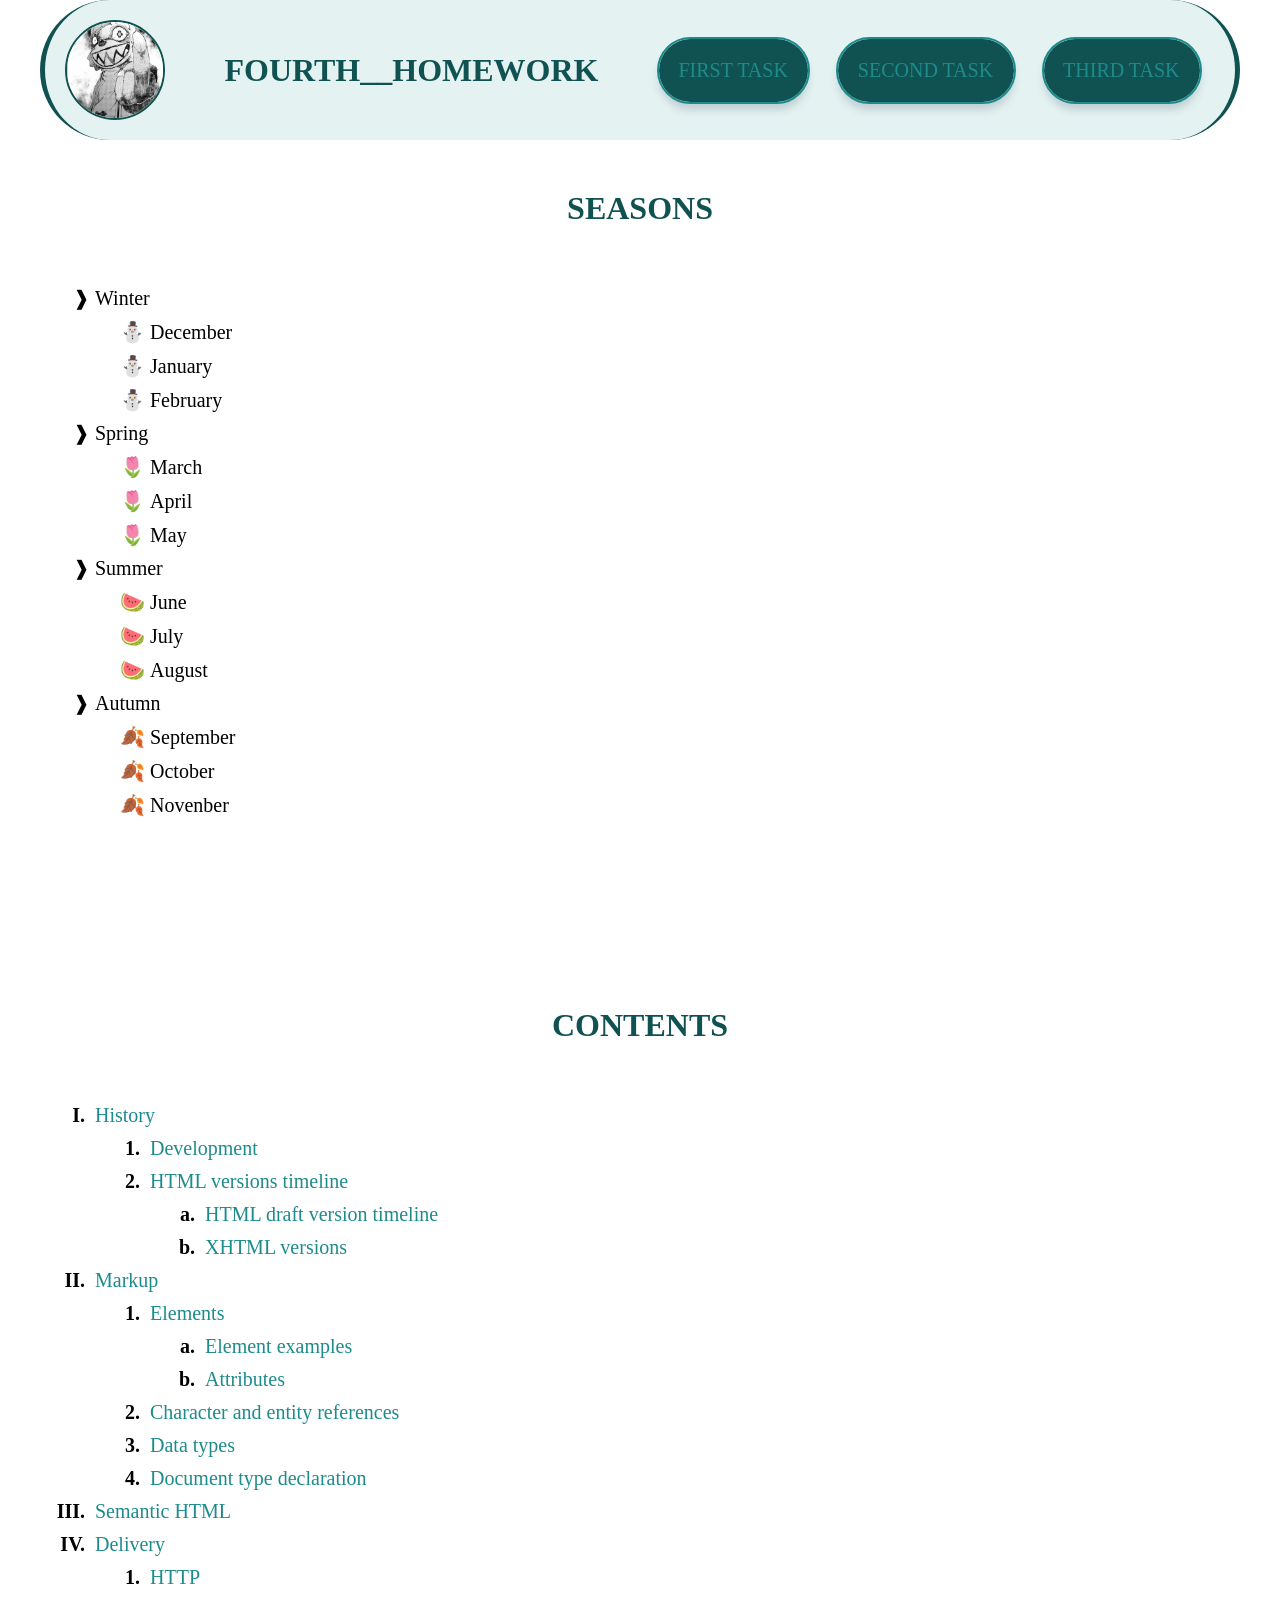
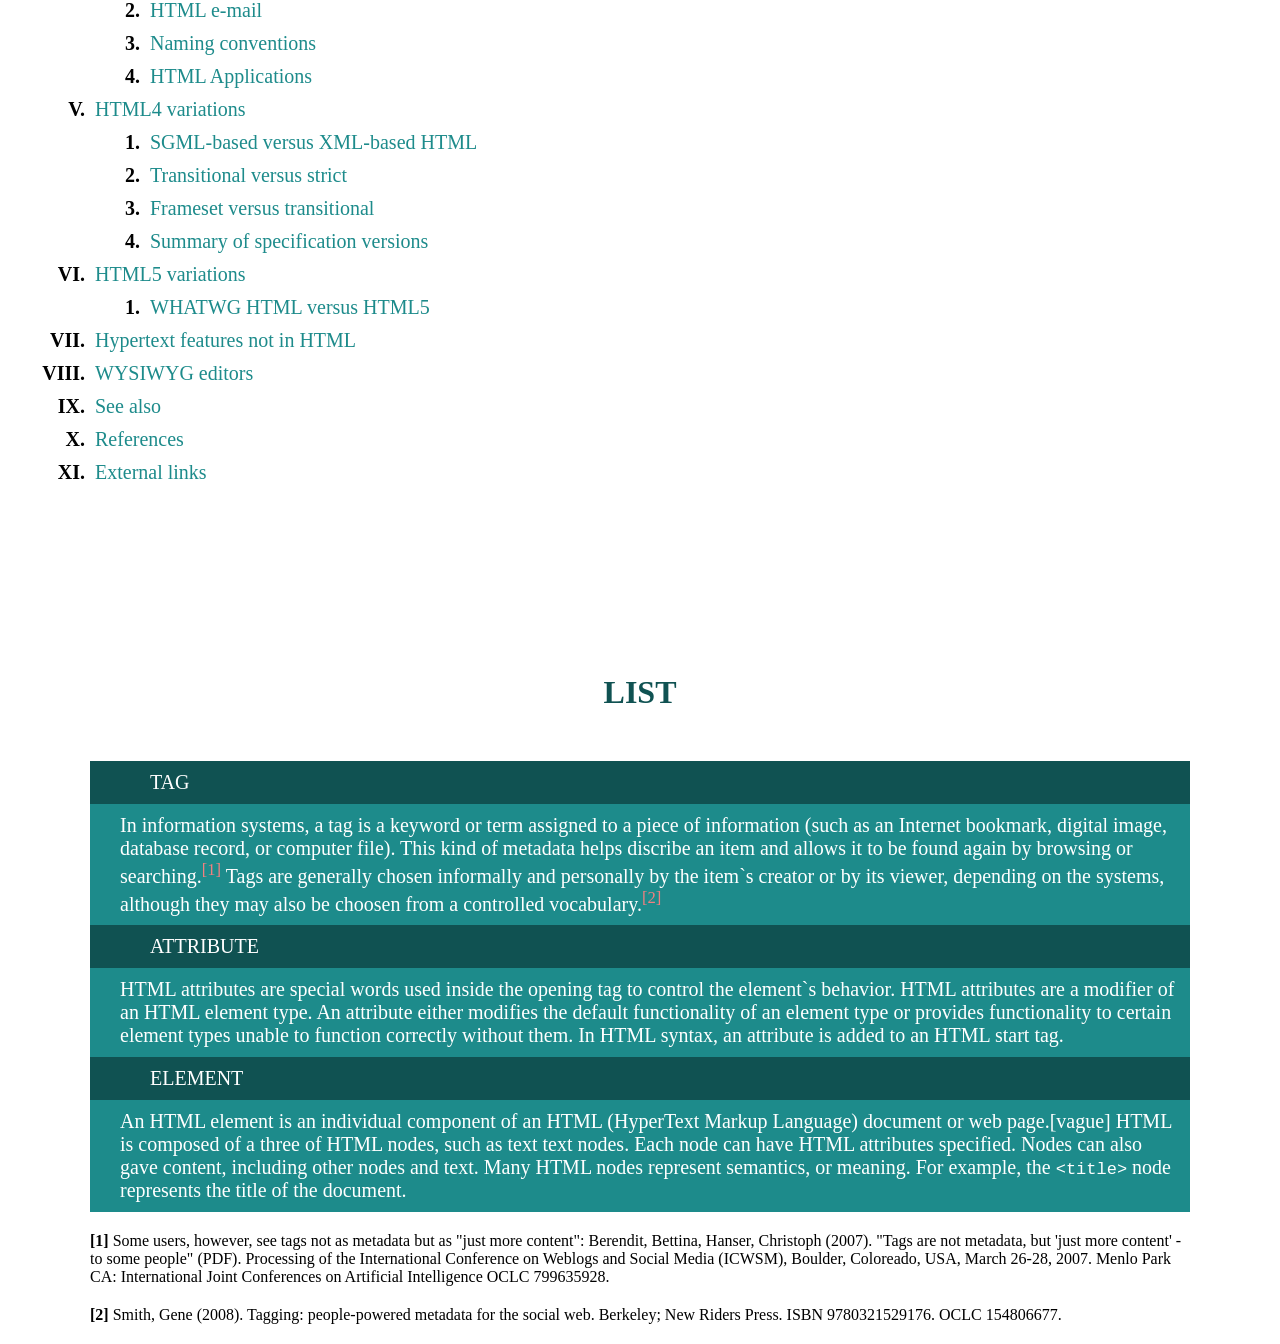
<file: fourthhomework/fourthhomework.html>
<!DOCTYPE html>
<html lang="en">
    <head>
        <meta charset="UTF-8">
        <meta name="viewport" content="width=device-width, initial-scale=1.0">
        <title>FourthHomework</title>
        <link rel="stylesheet" href="./style.css">
    </head>
    <body>
        <header>
            <div class="container">
                <nav class="navbar">
                    <a href="../thirdhomework/thirdhomework.html" class="left__arrow">left</a>
                    <img src="./images/glaipnir.jpg" alt="Logotype_glaipnir" class="navbar__img">
                    <h1 class="navbar__header">Fourth__HomeWork</h1>
                    <ul class="navbar__list">
                        <li class="navbar__item">
                            <a href="#seasons" class="navbar__link">First task</a>
                        </li>
                        <li class="navbar__item">
                            <a href="#contents" class="navbar__link">Second task</a>
                        </li>
                        <li class="navbar__item">
                            <a href="#list" class="navbar__link">Third task</a>
                        </li>
                    </ul>
                    <a href="../fifthhomework/fifthhomework.html" class="right__arrow">right</a>
                </nav>
            </div>
        </header>
        <main>
            <div class="container">
                <section class="seasons__task">
                    <div class="anchor" id="seasons"></div>
                    <h2 class="seasons__header">Seasons</h2>
                    <ul class="seasons__wrapper_list">
                        <li class="seasons__season">
                            <span class="seasons__name">Winter</span>
                            <ul class="seasons__inner_list">
                                <li class="seasons__month winter">December</li>
                                <li class="seasons__month winter">January</li>
                                <li class="seasons__month winter">February</li>
                            </ul>
                        </li>
                        <li class="seasons__season">
                            <span class="seasons__name">Spring</span>
                            <ul class="seasons__inner_list">
                                <li class="seasons__month spring">March</li>
                                <li class="seasons__month spring">April</li>
                                <li class="seasons__month spring">May</li>
                            </ul>
                        </li>
                        <li class="seasons__season">
                            <span class="seasons__name">Summer</span>
                            <ul class="seasons__inner_list">
                                <li class="seasons__month summer">June</li>
                                <li class="seasons__month summer">July</li>
                                <li class="seasons__month summer">August</li>
                            </ul>
                        </li>
                        <li class="seasons__season">
                            <span class="seasons__name">Autumn</span>
                            <ul class="seasons__inner_list">
                                <li class="seasons__month autumn">September</li>
                                <li class="seasons__month autumn">October</li>
                                <li class="seasons__month autumn">Novenber</li>
                            </ul>
                        </li>
                    </ul>
                </section>
                <section class="contents__task">
                    <div class="anchor" id="contents"></div>
                    <h2 class="contents__header">Contents</h2>
                    <ol class="contents__header_list">
                        <li class="contents__subject">
                            <span class="contents__name">History</span>
                            <ol class="contents__subheader_list">
                                <li class="contents__subname">Development</li>
                                <li class="contents__subname">HTML versions timeline
                                    <ol class="contents__text_list">
                                        <li class="contents__text">HTML draft version timeline</li>
                                        <li class="contents__text">XHTML versions</li>
                                    </ol>
                                </li>
                            </ol>
                        </li>
                        <li class="contents__subject">
                            <span class="contents__name">Markup</span>
                            <ol class="contents__subheader_list">
                                <li class="contents__subname">Elements
                                    <ol class="contents__text_list">
                                        <li class="contents__text">Element examples</li>
                                        <li class="contents__text">Attributes</li>
                                    </ol>
                                </li>
                                <li class="contents__subname">Character and entity references</li>
                                <li class="contents__subname">Data types</li>
                                <li class="contents__subname">Document type declaration</li>
                            </ol>
                        </li>
                        <li class="contents__subject">
                            <span class="contents__name">Semantic HTML</span>
                        </li>
                        <li class="contents__subject">
                            <span class="contents__name">Delivery</span>
                            <ol class="contents__subheader_list">
                                <li class="contents__subname">HTTP</li>
                                <li class="contents__subname">HTML e-mail</li>
                                <li class="contents__subname">Naming conventions</li>
                                <li class="contents__subname">HTML Applications</li>
                            </ol>
                        </li>
                        <li class="contents__subject">
                            <span class="contents__name">HTML4 variations</span>
                            <ol class="contents__subheader_list">
                                <li class="contents__subname">SGML-based versus XML-based HTML</li>
                                <li class="contents__subname">Transitional versus strict</li>
                                <li class="contents__subname">Frameset versus transitional</li>
                                <li class="contents__subname">Summary of specification versions</li>
                            </ol>
                        </li>
                        <li class="contents__subject">
                            <span class="contents__name">HTML5 variations</span>
                            <ol class="contents__subheader_list">
                                <li class="contents__subname">WHATWG HTML versus HTML5</li>
                            </ol>
                        </li>
                        <li class="contents__subject">
                            <span class="contents__name">Hypertext features not in HTML</span>
                        </li>
                        <li class="contents__subject">
                            <span class="contents__name">WYSIWYG editors</span>
                        </li>
                        <li class="contents__subject">
                            <span class="contents__name">See also</span>
                        </li>
                        <li class="contents__subject">
                            <span class="contents__name">References</span>
                        </li>
                        <li class="contents__subject">
                            <span class="contents__name">External links</span>
                        </li>
                    </ol>
                </section>
                <section class="list__task">
                    <div class="anchor" id="list"></div>
                    <h2 class="list__header">List</h2>
                    <dl class="descr__list">
                        <dt class="defin__term defin">Tag</dt>
                        <dd class="defin__descr defin">In information systems, a tag is a keyword or term assigned to a piece of information (such as an Internet bookmark, digital image, database record, or computer file). This kind of metadata helps discribe an item and allows it to be found again by browsing or searching.<sup><a href="#link_one" class="links">[1]</a></sup> Tags are generally chosen informally and personally by the item`s creator or by its viewer, depending on the systems, although they may also be choosen from a controlled vocabulary.<sup><a href="#link_two" class="links">[2]</a></sup></dd>
                        <dt class="defin__term defin">Attribute</dt>
                        <dd class="defin__descr defin">HTML attributes are special words used inside the opening tag to control the element`s behavior. HTML attributes are a modifier of an HTML element type. An attribute either modifies the default functionality of an element type or provides functionality to certain element types unable to function correctly without them. In HTML syntax, an attribute is added to an HTML start tag.</dd>
                        <dt class="defin__term defin">Element</dt>
                        <dd class="defin__descr defin">An HTML element is an individual component of an HTML (HyperText Markup Language) document or web page.[vague] HTML is composed of a three of HTML nodes, such as text text nodes. Each node can have HTML attributes specified. Nodes can also gave content, including other nodes and text. Many HTML nodes represent semantics, or meaning. For example, the <code>&lt;title&gt;</code> node represents the title of the document.</dd>
                    </dl>
                    <div id="link_one"></div>
                    <p class="contents__task_subtext"><strong>[1]</strong> Some users, however, see tags not as metadata but as "just more content": Berendit, Bettina, Hanser, Christoph (2007). "Tags are not metadata, but 'just more content' - to some people" (PDF). Processing of the International Conference on Weblogs and Social Media (ICWSM), Boulder, Coloreado, USA, March 26-28, 2007. Menlo Park CA: International Joint Conferences on Artificial Intelligence OCLC 799635928.</p>
                    <div id="link_two"></div>
                    <p class="contents__task_subtext"><strong>[2]</strong> Smith, Gene (2008). Tagging: people-powered metadata for the social web. Berkeley; New Riders Press. ISBN 9780321529176. OCLC 154806677.</p>
                </section>
            </div>
        </main>
        <footer></footer>
    </body>
</html>
</file>
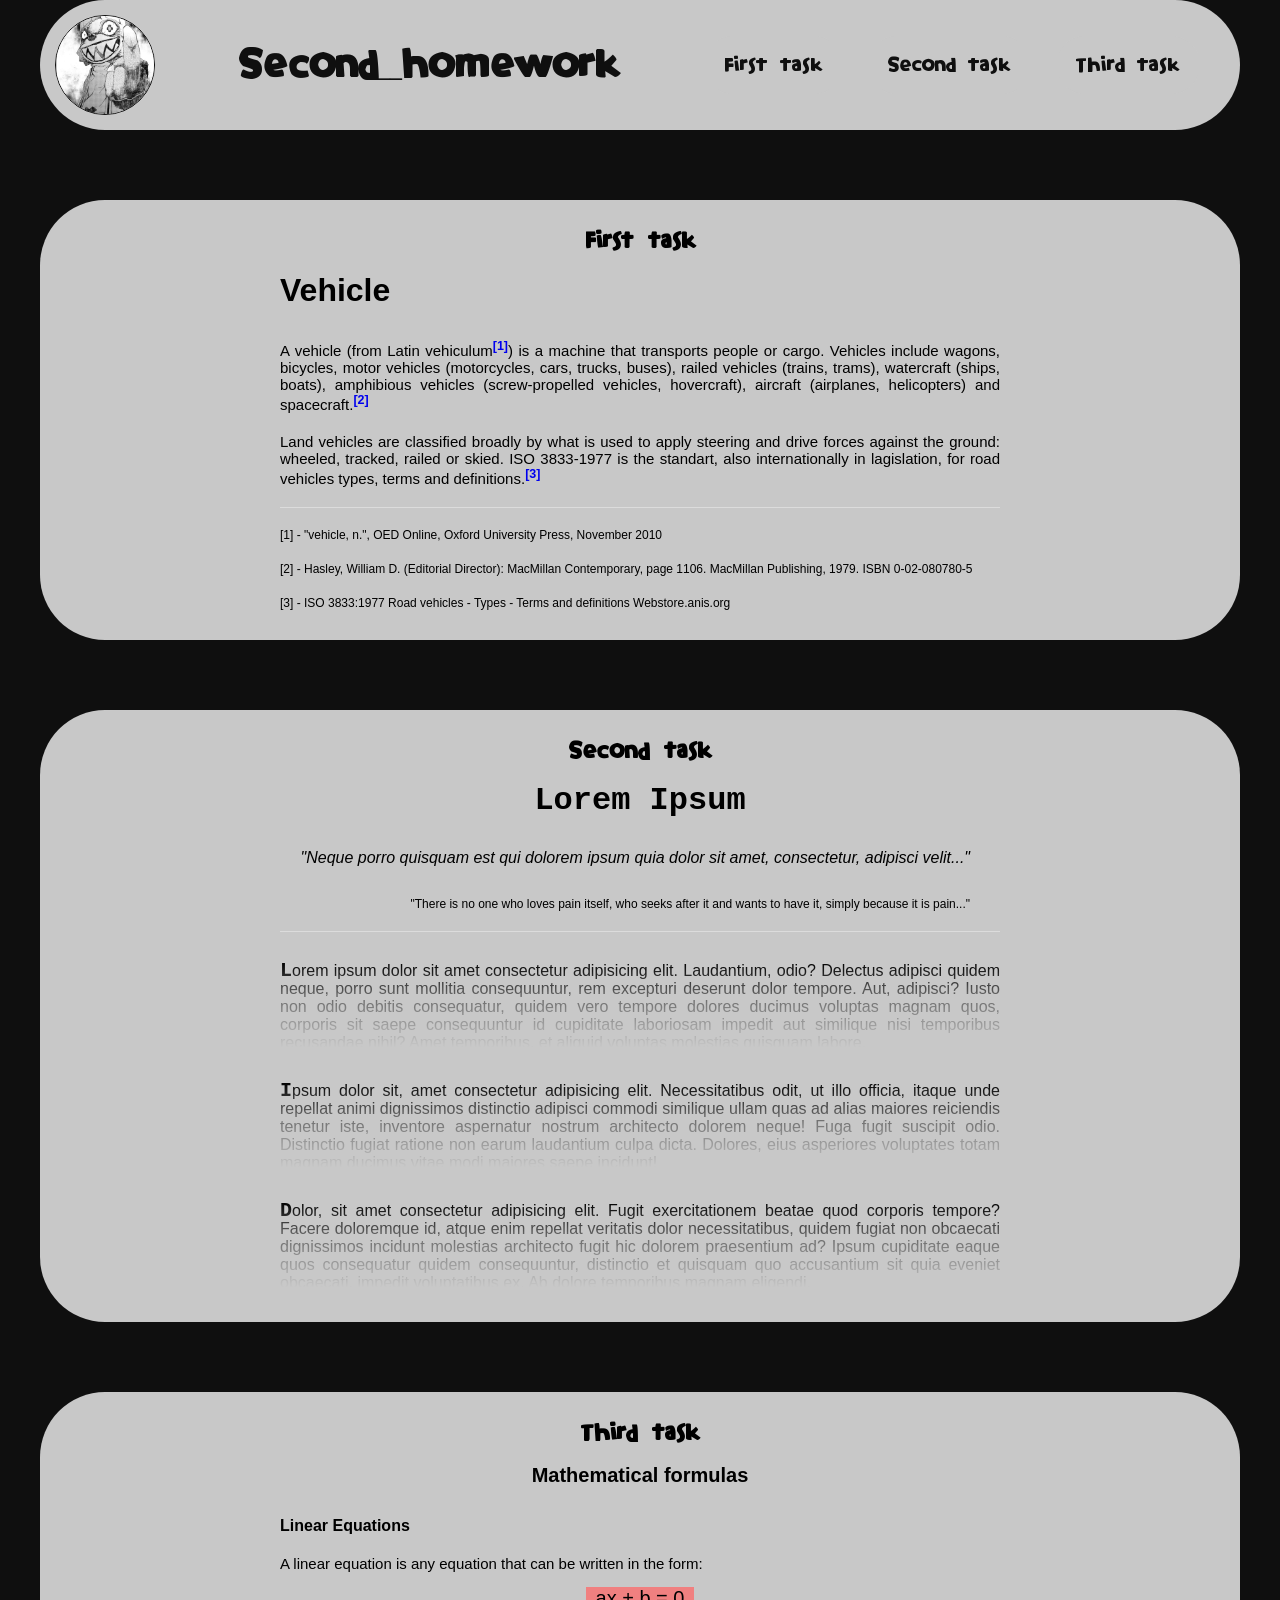
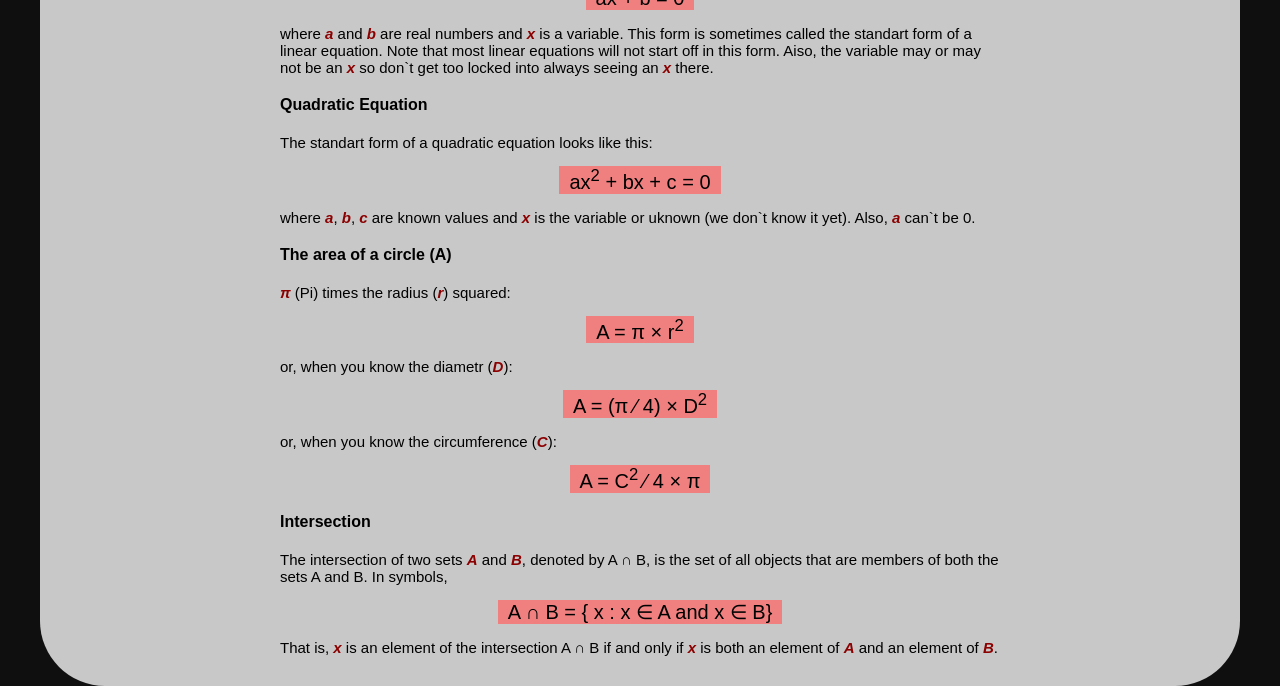
<file: secondhomework/secondhomework.html>
<!DOCTYPE html>
<html lang="en">
    <head>
        <meta charset="UTF-8">
        <meta name="viewport" content="width=device-width, initial-scale=1.0">
        <title>SecondHomeWork</title>
        <link rel="stylesheet" href="./style.css">
    </head>
    <body>
        <header>
            <!-- <a href="../firsthomework/firsthomework.html" class="left__arrow">&lArr;</a> -->
            <div class="wrapper">
                <a href="../firsthomework/firsthomework.html" class="left__arrow">&lArr;</a>
                <img src="./images/glaipnir.jpg" alt="logo" class="logo">
                <h1 class="title">Second__homework</h1>
                <div class="menu">
                    <ul class="list">
                        <li class="list__item">
                            <a href="#first__task" class="item__link">First task</a>
                        </li>
                        <li class="list__item">
                            <a href="#second__task" class="item__link">Second task</a>
                        </li>
                        <li class="list__item">
                            <a href="#third__task" class="item__link">Third task</a>
                        </li>
                    </ul>
                </div>
                <a href="../thirdhomework/thirdhomework.html" class="right__arrow">&rArr;</a>
            </div>
            <!-- <a href="../index.html" class="right__arrow">&rArr;</a> -->
        </header>
        <main>
            <section class="first__task">
                <div class="anchor" id="first__task"></div>
                <h2 class="task__header">First task</h2>
                <h3 class="task__one_subheader">Vehicle</h3>
                <p class="task__one_text">A vehicle (from Latin vehiculum<sup><a href="#link_one" class="links">[1]</a></sup>) is a machine that transports people or cargo. Vehicles include wagons, bicycles, motor vehicles (motorcycles, cars, trucks, buses), railed vehicles (trains, trams), watercraft (ships, boats), amphibious vehicles (screw-propelled vehicles, hovercraft), aircraft (airplanes, helicopters) and spacecraft.<sup><a href="#link_two" class="links">[2]</a></sup></p>
                <p class="task__one_text">Land vehicles are classified broadly by what is used to apply steering and drive forces against the ground: wheeled, tracked, railed or skied. ISO 3833-1977 is the standart, also internationally in lagislation, for road vehicles types, terms and definitions.<sup><a href="#link_three" class="links">[3]</a></sup></p>
                <div class="divider"></div>
                <div class="anchor" id="link_one"></div>
                <p class="task__one_text subtext">[1] - "vehicle, n.", OED Online, Oxford University Press, November 2010</p>
                <div class="anchor" id="link_two"></div>
                <p class="task__one_text subtext">[2] - Hasley, William D. (Editorial Director): MacMillan Contemporary, page 1106. MacMillan Publishing, 1979. ISBN 0-02-080780-5</p>
                <div class="anchor" id="link_three"></div>
                <p class="task__one_text subtext">[3] - ISO 3833:1977 Road vehicles - Types - Terms and definitions Webstore.anis.org</p>
            </section>
            <section class="second__task">
                <div class="anchor" id="second__task"></div>
                <h2 class="task__header">Second task</h2>
                <h3 class="task__two_subheader">Lorem Ipsum</h3>
                <p class="task__two_phrases italic">"Neque porro quisquam est qui dolorem ipsum quia dolor sit amet, consectetur, adipisci velit..."</p>
                <p class="task__two_phrases mini">"There is no one who loves pain itself, who seeks after it and wants to have it, simply because it is pain..."</p>
                <div class="divider"></div>
                <p class="task__two_text">Lorem ipsum dolor sit amet consectetur adipisicing elit. Laudantium, odio? Delectus adipisci quidem neque, porro sunt mollitia consequuntur, rem excepturi deserunt dolor tempore. Aut, adipisci? Iusto non odio debitis consequatur, quidem vero tempore dolores ducimus voluptas magnam quos, corporis sit saepe consequuntur id cupiditate laboriosam impedit aut similique nisi temporibus recusandae nihil? Amet temporibus, et aliquid voluptas molestias quisquam labore.</p>
                <p class="task__two_text">Ipsum dolor sit, amet consectetur adipisicing elit. Necessitatibus odit, ut illo officia, itaque unde repellat animi dignissimos distinctio adipisci commodi similique ullam quas ad alias maiores reiciendis tenetur iste, inventore aspernatur nostrum architecto dolorem neque! Fuga fugit suscipit odio. Distinctio fugiat ratione non earum laudantium culpa dicta. Dolores, eius asperiores voluptates totam magnam ducimus vitae modi maiores saepe incidunt!</p>
                <p class="task__two_text">Dolor, sit amet consectetur adipisicing elit. Fugit exercitationem beatae quod corporis tempore? Facere doloremque id, atque enim repellat veritatis dolor necessitatibus, quidem fugiat non obcaecati dignissimos incidunt molestias architecto fugit hic dolorem praesentium ad? Ipsum cupiditate eaque quos consequatur quidem consequuntur, distinctio et quisquam quo accusantium sit quia eveniet obcaecati, impedit voluptatibus ex. Ab dolore temporibus magnam eligendi.</p>
            </section>
            <section class="third__task">
                <div class="anchor" id="third__task"></div>
                <h2 class="task__header">Third task</h2>
                <h3 class="task__three_subheader">Mathematical formulas</h3>
                <h4 class="formulas__subheader">Linear Equations</h4>
                <p class="task__three_text">
                    A linear equation is any equation that can be written in the form:
                    <span class="formulas__design">ax + b = 0</span>
                    where <span class="red">a</span> and <span class="red">b</span> are real numbers and <span class="red">x</span> is a variable. This form is sometimes called the standart form of a linear equation. Note that most linear equations will not start off in this form. Aiso, the variable may or may not be an <span class="red">x</span> so don`t get too locked into always seeing an <span class="red">x</span> there.
                </p>
                <h4 class="formulas__subheader">Quadratic Equation</h4>
                <p class="task__three_text">
                    The standart form of a quadratic equation looks like this:
                    <span class="formulas__design">ax<sup>2</sup> + bx + c = 0</span>
                    where <span class="red">a</span>, <span class="red">b</span>, <span class="red">c</span> are known values and <span class="red">x</span> is the variable or uknown (we don`t know it yet). Also, <span class="red">a</span> can`t be 0.
                </p>
                <h4 class="formulas__subheader">The area of a circle (A)</h4>
                <p class="task__three_text">
                    <span class="red">&pi;</span> (Pi) times the radius (<span class="red">r</span>) squared:
                    <span class="formulas__design">A = &pi; &times; r<sup>2</sup></span>
                    or, when you know the diametr (<span class="red">D</span>):
                    <span class="formulas__design">A = (&pi; &frasl; 4) &times; D<sup>2</sup></span>
                    or, when you know the circumference (<span class="red">C</span>):
                    <span class="formulas__design">A = C<sup>2</sup> &frasl; 4 &times; &pi;</span>
                </p>
                <h4 class="formulas__subheader">Intersection</h4>
                <p class="task__three_text">
                    The intersection of two sets <span class="red">A</span> and <span class="red">B</span>, denoted by A &cap; B, is the set of all objects that are members of both the sets A and B. In symbols,
                    <span class="formulas__design">A &cap; B = { x : x &isin; A and x &isin; B}</span>
                    That is, <span class="red">x</span> is an element of the intersection A &cap; B if and only if <span class="red">x</span> is both an element of <span class="red">A</span> and an element of <span class="red">B</span>.
                </p>
            </section>
        </main>
        <footer>
        </footer>
    </body>
</html>
</file>
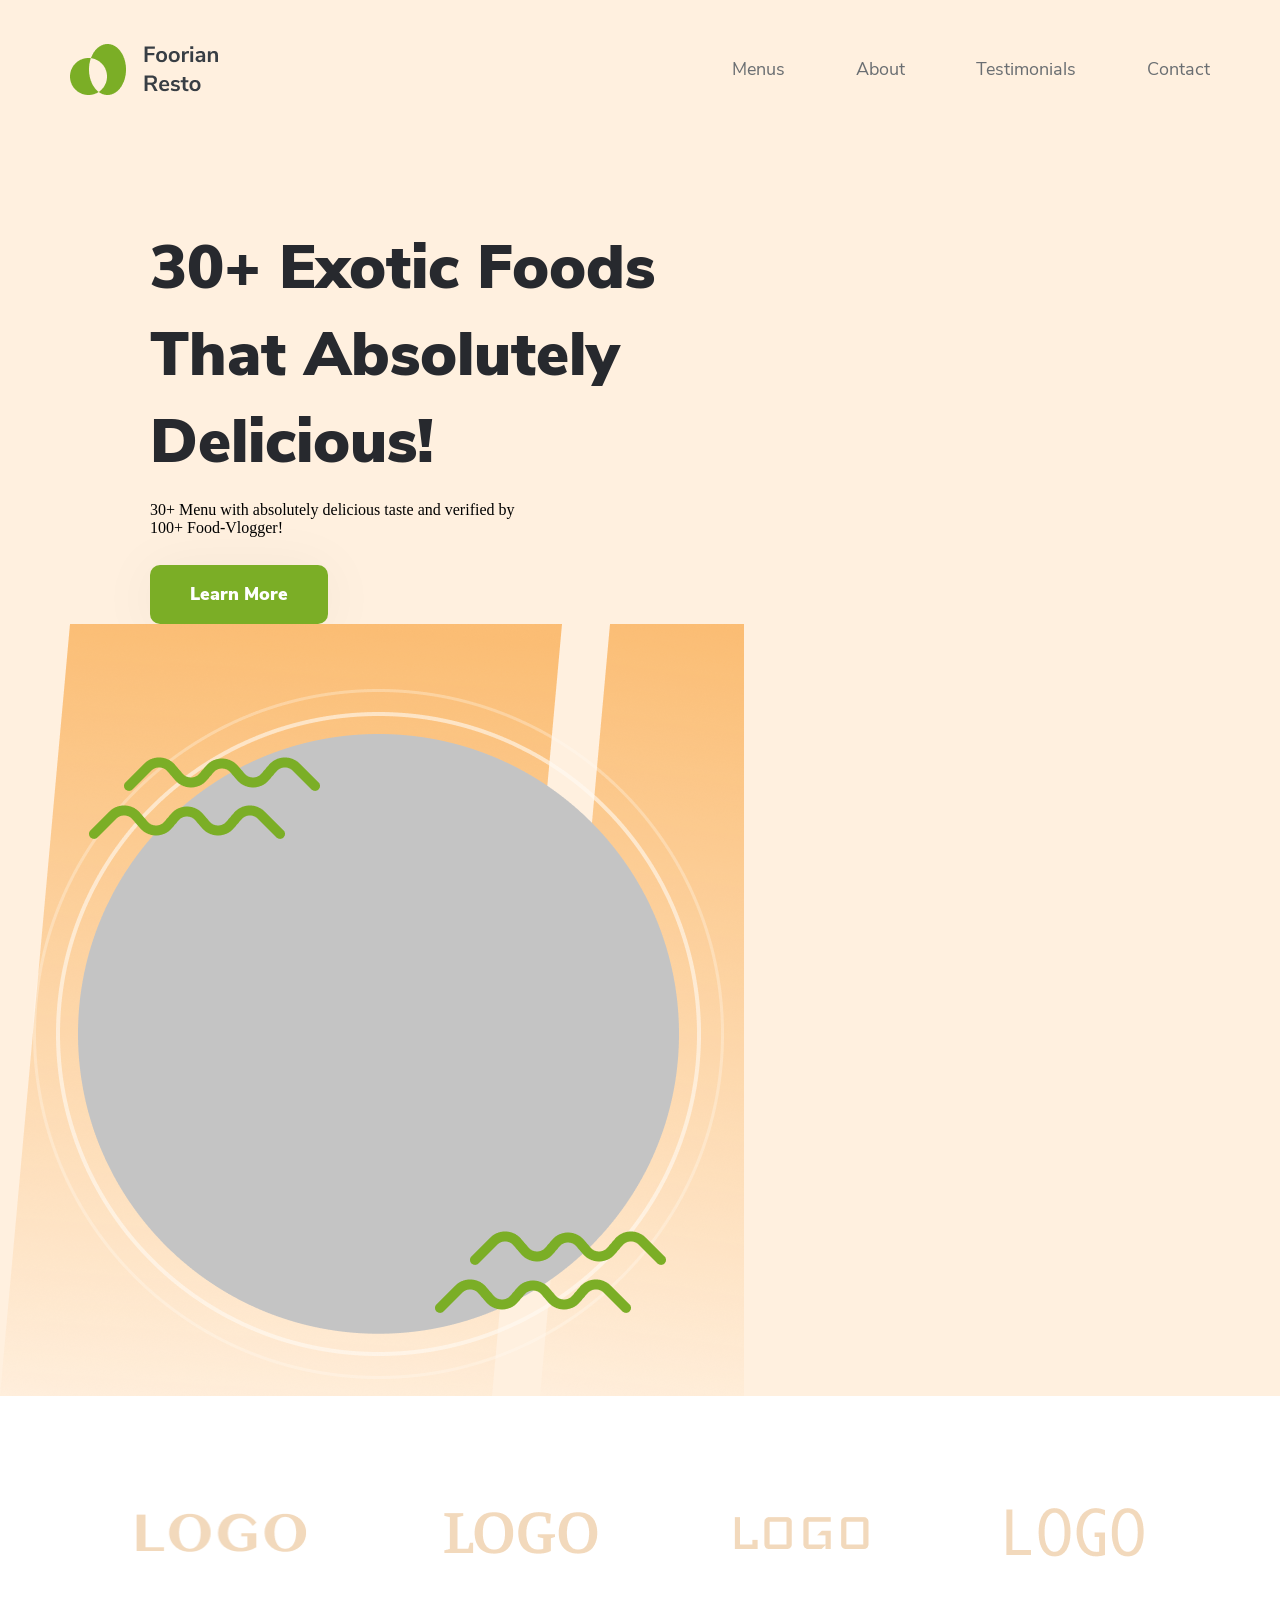
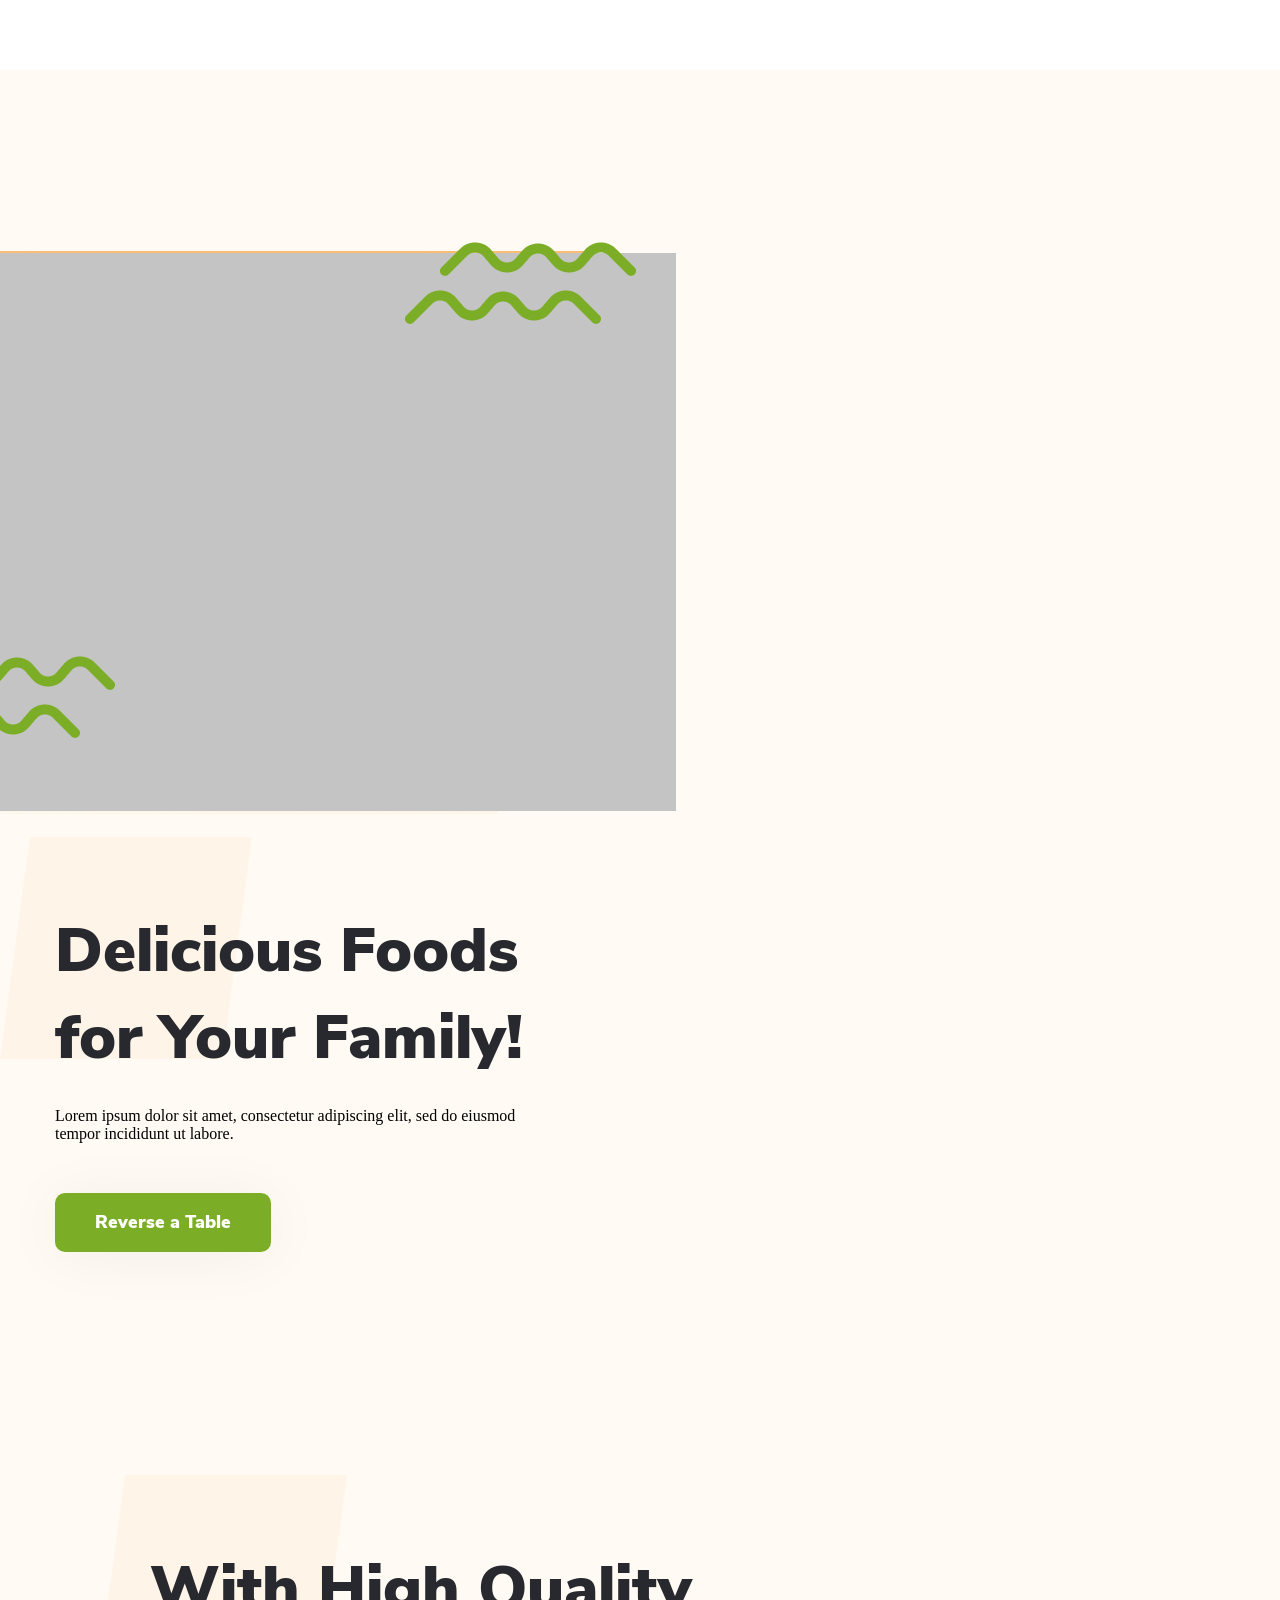
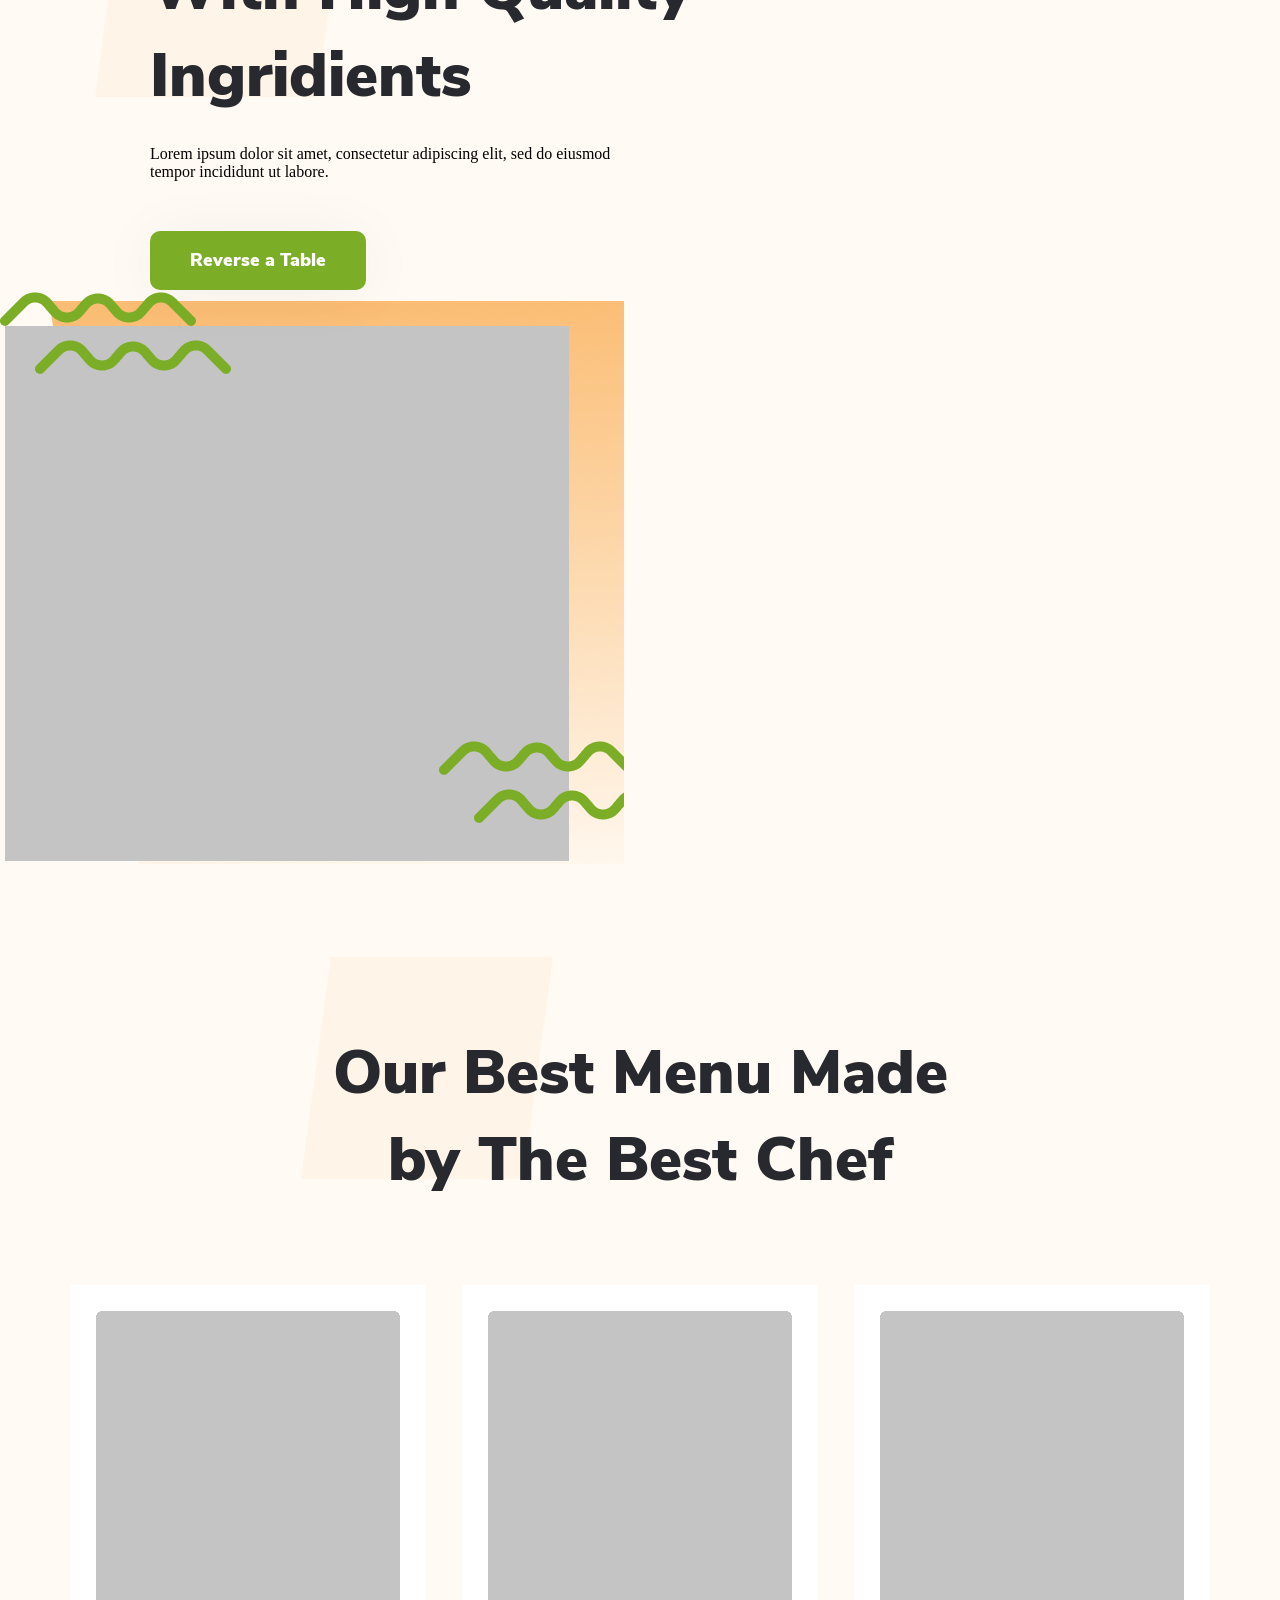
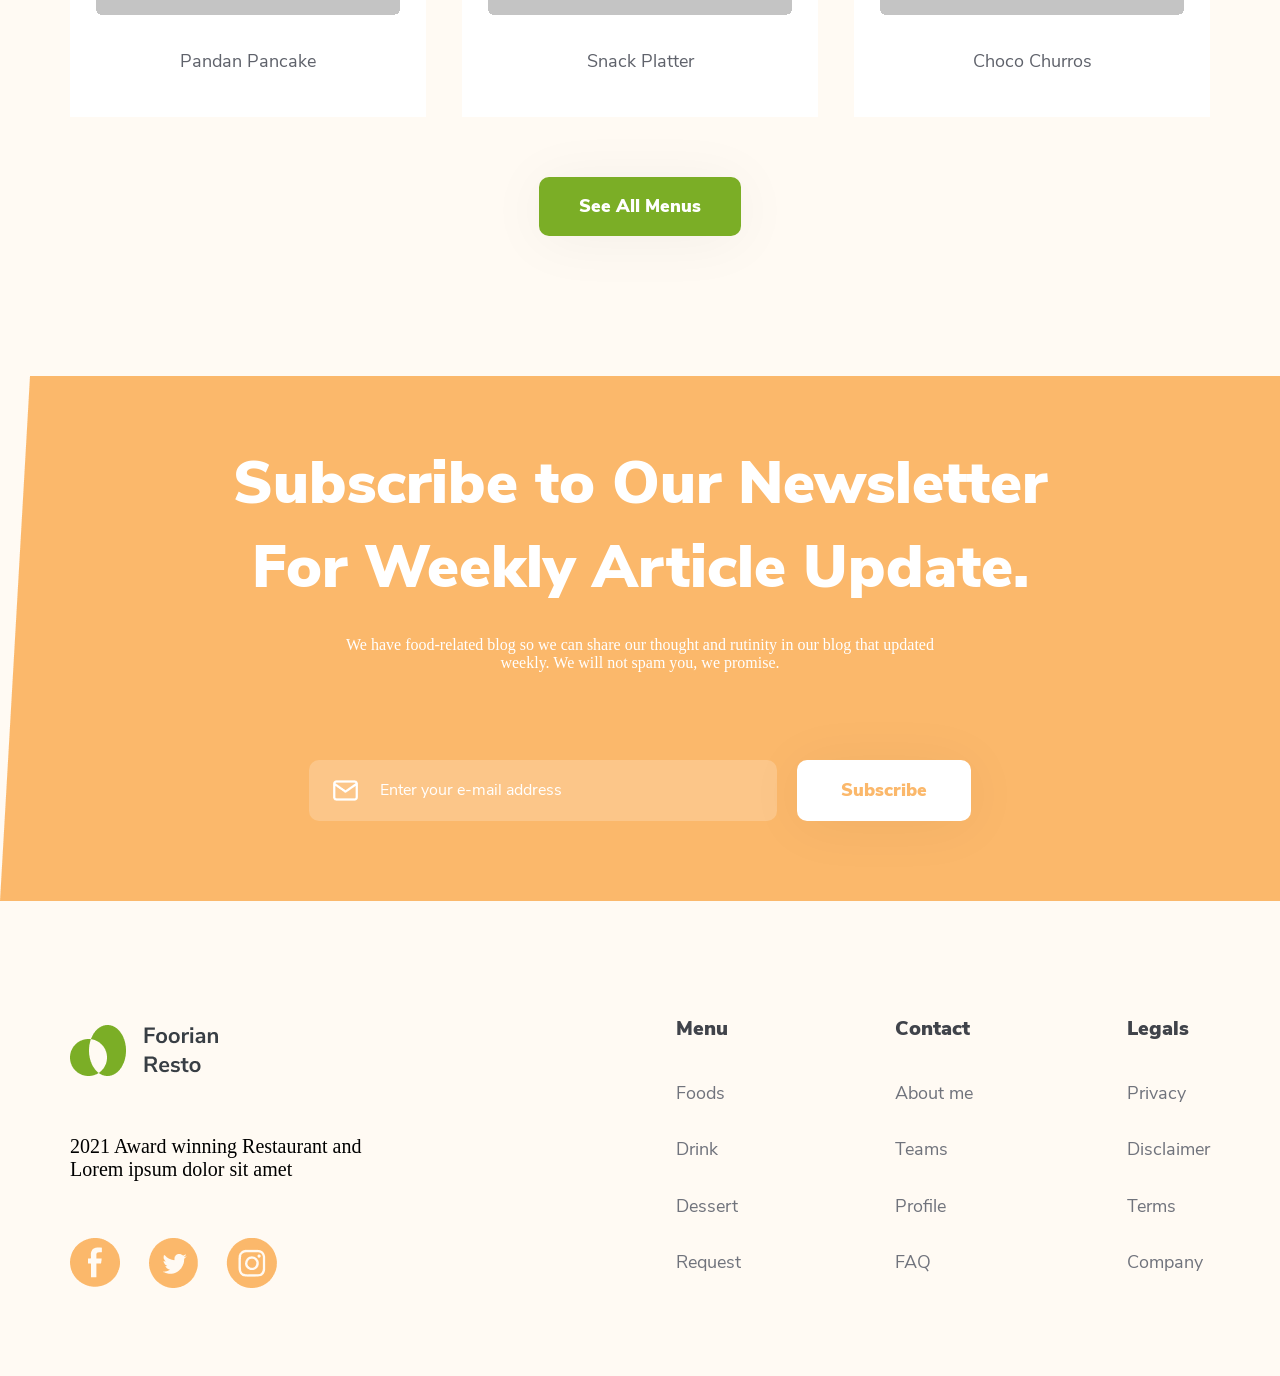
<file: seventhhomework/seventhhomework.html>
<!DOCTYPE html>
<html lang="ru">
    <head>
        <meta charset="UTF-8">
        <meta name="viewport" content="width=device-width, initial-scale=1.0">
        <title>Restaurant</title>
        <link rel="stylesheet" href="./style.css">
    </head>
    <body>
        <div class="page">
            <header class="head">
                <div class="head__wrapper">
                    <div class="logo">
                        <img class="logo__img" src="./icons/logo.png" alt="logotype-image">
                    </div>
                    <nav class="navbar">
                        <a href="#" class="navbar__link">Menus</a>
                        <a href="#" class="navbar__link">About</a>
                        <a href="#" class="navbar__link">Testimonials</a>
                        <a href="#" class="navbar__link">Contact</a>
                    </nav>
                </div>
            </header>
            <main class="main">
                <section class="exotic">
                    <div class="exotic__wrapper">
                        <h1 class="visually-hidden">A</h1>
                        <h2 class="subheader exotic__subheader">30+ Exotic Foods That Absolutely Delicious!</h2>
                        <p class="text exotic__text">30+ Menu with absolutely delicious taste and verified by 100+ Food-Vlogger!</p>
                        <button class="btn exotic__btn">Learn More</button>
                    </div>
                    <div class="exotic__pic">
                        <img class="exotic__img" src="./images/exot-pic.png" alt="logotype-image">
                    </div>
                </section>
                <section class="logos">
                    <h2 class="visually-hidden">A</h2>
                    <div class="logos__pic">
                        <img class="logos__img" src="./icons/logos_block/logo_font-1.png" alt="logo-picture">
                    </div>
                    <div class="logos__pic">
                        <img class="logos__img" src="./icons/logos_block/logo_font-2.png" alt="logo-picture">
                    </div>
                    <div class="logos__pic">
                        <img class="logos__img" src="./icons/logos_block/logo_font-3.png" alt="logo-picture">
                    </div>
                    <div class="logos__pic">
                        <img class="logos__img" src="./icons/logos_block/logo_font-4.png" alt="logo-picture">
                    </div>
                </section>
                <section class="deli">
                    <div class="deli__pic">
                        <img class="deli__img" src="./images/deli-pic.png" alt="deli-image">
                    </div>
                    <div class="deli__wrapper">
                        <div class="deli__bcg">
                            <img class="deli__bcgimg" src="./images/deli-bcg.png" alt="bcg">
                        </div>
                        <h2 class="subheader deli__subheader">Delicious Foods for Your Family!</h2>
                        <p class="text deli__text">Lorem ipsum dolor sit amet, consectetur adipiscing elit, sed do eiusmod tempor incididunt ut labore.</p>
                        <button class="btn deli__btn">Reverse a Table</button>
                    </div>
                </section>
                <section class="qual">
                    <div class="qual__wrapper">
                        <div class="qual__bcg">
                            <img class="qual__bcgimg" src="./images/deli-bcg.png" alt="bcg">
                        </div>
                        <h2 class="subheader qual__subheader">With High Quality Ingridients</h2>
                        <p class="text qual__text">Lorem ipsum dolor sit amet, consectetur adipiscing elit, sed do eiusmod tempor incididunt ut labore.</p>
                        <button class="btn qual__btn">Reverse a Table</button>
                    </div>
                    <div class="qual__pic">
                        <img class="qual__img" src="./images/qual-pic.png" alt="qual-image">
                    </div>
                </section>
                <section class="menu">
                    <div class="menu__subheader">
                        <h2 class="subheader">Our Best Menu Made by The Best Chef</h2>
                        <div class="menu__bcg">
                            <img class="menu__bcgimg" src="./images/deli-bcg.png" alt="bcg">
                        </div>
                    </div>
                    <section class="menu__wrapper">
                        <h2 class="visually-hidden">A</h2>
                        <article class="item">
                            <h2 class="visually-hidden">A</h2>
                            <div class="item__pic">
                                <img class="item__img" src="./images/item-img.png" alt="image">
                            </div>
                            <p class="item__name">Pandan Pancake</p>
                        </article>
                        <article class="item">
                            <h2 class="visually-hidden">A</h2>
                            <div class="item__pic">
                                <img class="item__img" src="./images/item-img.png" alt="image">
                            </div>
                            <p class="item__name">Snack Platter</p>
                        </article>
                        <article class="item">
                            <h2 class="visually-hidden">A</h2>
                            <div class="item__pic">
                                <img class="item__img" src="./images/item-img.png" alt="image">
                            </div>
                            <p class="item__name">Choco Churros</p>
                        </article>
                    </section>
                    <button class="btn menu__btn">See All Menus</button>
                </section>
                <section class="subsc">
                    <div class="subsc__wrapper">
                        <h2 class="subheader subsc__subheader">Subscribe to Our Newsletter For Weekly Article Update.</h2>
                        <p class="text subsc__text">We have food-related blog so we can share our thought and rutinity in our blog that updated weekly. We will not spam you, we promise.</p>
                        <form action="action.php" method="get" class="subsc__form">
                            <div class="subsc__pic">
                                <img class="subsc__img" src="./icons/subscribe-mail.png" alt="mail">
                            </div>
                            <input class="subsc__input" id="email" type="email" name="email"
                            placeholder="Enter your e-mail address" autocomplete="off">
                            <button class="btn subsc__btn">Subscribe</button>
                        </form>
                    </div>
                </section>
            </main>
            <footer class="foot">
                <section class="foot__wrapper">
                    <h2 class="visually-hidden">A</h2>
                    <div class="logo">
                        <img class="logo__img" src="./icons/logo.png" alt="logotype-image">
                    </div>
                    <address class="foot__adr">
                        <p class="foot__text">2021 Award winning Restaurant and Lorem ipsum dolor sit amet</p>
                    </address>
                    <section class="socials">
                        <h2 class="visually-hidden">A</h2>
                        <a href="#" class="socials__link">
                            <img src="./icons/socials_block/facebook.png" alt="facebook" class="socials__img">
                        </a>
                        <a href="#" class="socials__link">
                            <img src="./icons/socials_block/twitter.png" alt="twitter" class="socials__img">
                        </a>
                        <a href="#" class="socials__link">
                            <img src="./icons/socials_block/instagramm.png" alt="instagramm" class="socials__img">
                        </a>
                    </section>
                </section>
                <div class="foot-navbar">
                    <nav class="foot-navbar__wrapper">
                        <h3 class="foot-navbar__header">Menu</h3>
                        <ul class="foot-navbar__inner">
                            <li class="foot-navbar__item"><a href="#" class="foot-navbar__link">Foods</a></li>
                            <li class="foot-navbar__item"><a href="#" class="foot-navbar__link">Drink</a></li>
                            <li class="foot-navbar__item"><a href="#" class="foot-navbar__link">Dessert</a></li>
                            <li class="foot-navbar__item"><a href="#" class="foot-navbar__link">Request</a></li>
                        </ul>
                    </nav>
                    <nav class="foot-navbar__wrapper">
                        <h3 class="foot-navbar__header">Contact</h3>
                        <ul class="foot-navbar__inner">
                            <li class="foot-navbar__item"><a href="#" class="foot-navbar__link">About me</a></li>
                            <li class="foot-navbar__item"><a href="#" class="foot-navbar__link">Teams</a></li>
                            <li class="foot-navbar__item"><a href="#" class="foot-navbar__link">Profile</a></li>
                            <li class="foot-navbar__item"><a href="#" class="foot-navbar__link">FAQ</a></li>
                        </ul>
                    </nav>
                    <nav class="foot-navbar__wrapper">
                        <h3 class="foot-navbar__header">Legals</h3>
                        <ul class="foot-navbar__inner">
                            <li class="foot-navbar__item"><a href="#" class="foot-navbar__link">Privacy</a></li>
                            <li class="foot-navbar__item"><a href="#" class="foot-navbar__link">Disclaimer</a></li>
                            <li class="foot-navbar__item"><a href="#" class="foot-navbar__link">Terms</a></li>
                            <li class="foot-navbar__item"><a href="#" class="foot-navbar__link">Company</a></li>
                        </ul>
                    </nav>
                </div>
            </footer>
        </div>
    </body>
</html>
</file>
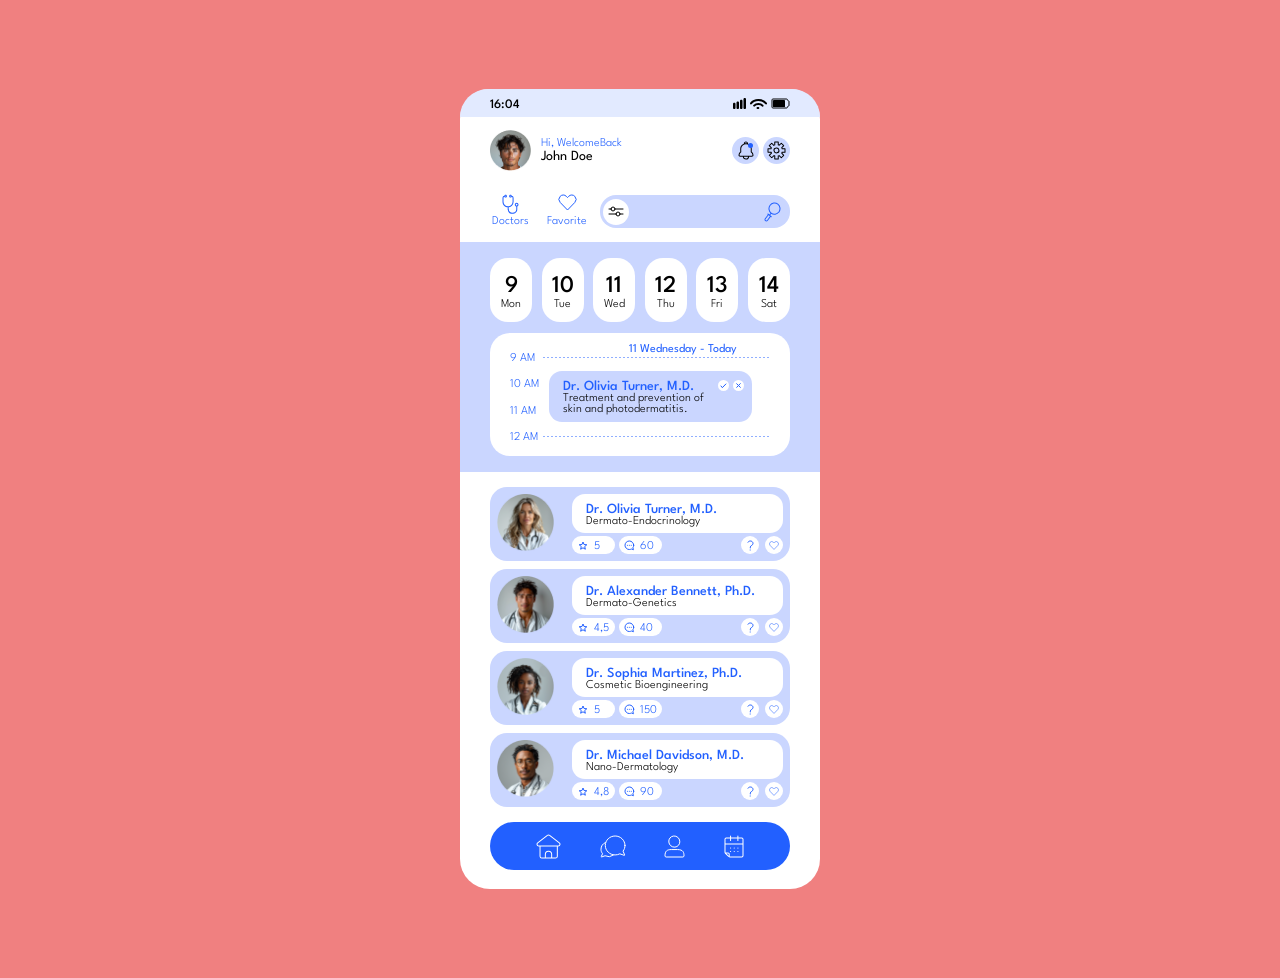
<file: tenthhomework/tenthhomework.html>
<!DOCTYPE html>
<html lang="en">
    <head>
        <meta charset="UTF-8">
        <meta name="viewport" content="width=device-width, initial-scale=1.0">
        <title>Medical</title>
        <link rel="stylesheet" href="./style.css">
    </head>
    <body>
        <div class="container">
            <div class="phone">
                <header class="header">
                    <div class="header__time">16:04</div>
                    <div class="header__img">
                        <svg class="pic-lte"><use xlink:href="sprite.svg#lte"></use></svg>
                        <svg class="pic-wifi"><use xlink:href="sprite.svg#wifi"></use></svg>
                        <svg class="pic-battery"><use xlink:href="sprite.svg#battery"></use></svg>
                    </div>
                </header>
                <main>
                    <section class="card">
                        <h2 class="visually-hidden">A</h2>
                        <div class="card__profile">
                            <div class="card__user">
                                <div class="card__img">
                                    <img src="./images/card-img.png" alt="user-pic" class="card__pic">
                                </div>
                                <div class="card__intro">
                                    <div class="card__hello">Hi, WelcomeBack</div>
                                    <div class="card__name">John Doe</div>
                                </div>
                            </div>
                            <div class="card__preferences">
                                <div class="card__notifications">
                                    <svg class="pic-notifications" viewBox="0 0 16 19">
                                        <path d="M5.72 3.06a.5.5 0 1 0 1 0h-1Zm3.4 0a.5.5 0 1 0 1 0h-1Zm4.27 8.06-.38.32.38-.32Zm1.6 2.85.5-.07-.5.07Zm-7-11.67a.5.5 0 0 0 0 1v-1Zm5.23 4.98-.5.05.5-.05ZM2.6 11.12l.38.32-.38-.32ZM1 13.97l.5.08-.5-.08Zm7-10.67a.5.5 0 0 0 0-1v1ZM2.77 7.28l-.5-.05.5.05Zm7.36 7.87v.26h1v-.26h-1Zm-4.34.26v-.26h-1v.26h1Zm2.17 2.09a2.13 2.13 0 0 1-2.17-2.1h-1c0 1.73 1.43 3.1 3.17 3.1v-1Zm2.17-2.1c0 1.15-.96 2.1-2.17 2.1v1a3.13 3.13 0 0 0 3.17-3.1h-1ZM6.72 3.07c0-.57.16-.95.37-1.2.21-.23.5-.36.83-.36v-1c-.6 0-1.17.24-1.58.7-.4.46-.62 1.1-.62 1.86h1Zm1.2-1.56c.33 0 .61.13.82.36.21.25.38.63.38 1.2h1c0-.76-.22-1.4-.63-1.86C9.1.74 8.52.5 7.92.5v1Zm5.1 9.94c.1.13.26.27.37.39.14.13.28.27.42.46.27.36.55.9.68 1.76l1-.15a4.8 4.8 0 0 0-1.4-2.79l-.31-.31-.77.64ZM8 3.3v-1 1Zm0 0c2.52 0 4.52 2.05 4.72 4.03l1-.1C13.46 4.73 11.03 2.3 8 2.3v1Zm4.72 4.03c.1 1.07.05 1.88.02 2.5-.01.3-.03.6 0 .85.02.25.08.53.27.76l.77-.64s-.04-.04-.05-.2c-.01-.17 0-.4.01-.71.03-.62.09-1.5-.03-2.66l-.99.1ZM2.22 10.8l-.31.31A4.8 4.8 0 0 0 .52 13.9l.99.15a3.8 3.8 0 0 1 1.1-2.22l.38-.39-.77-.64ZM8 2.3v1-1Zm0 0c-3.03 0-5.47 2.43-5.72 4.93l1 .1C3.48 5.35 5.48 3.3 8 3.3v-1ZM2.28 7.23c-.11 1.16-.05 2.04-.02 2.66.02.32.02.54.01.7-.01.17-.05.2-.05.2l.77.65c.2-.23.25-.51.28-.76.02-.25 0-.54-.01-.85-.03-.62-.09-1.43.02-2.5l-1-.1Zm-.14 8.42h11.72v-1H2.14v1ZM.52 13.9c-.16 1.01.72 1.75 1.62 1.75v-1c-.44 0-.68-.33-.63-.6l-1-.15Zm13.97.15c.05.27-.2.6-.63.6v1c.9 0 1.78-.74 1.62-1.75l-.99.15Z"/>
                                        <circle cx="12.5" cy="4.5" r="2.5" fill="#2260FF"/>
                                    </svg>
                                </div>
                                <div class="card__settings">
                                    <svg class="pic-settings"><use xlink:href="sprite.svg#settings"></use></svg>
                                </div>
                            </div>
                        </div>
                        <div class="search">
                            <div class="search__lists">
                                <div class="search__doctors">
                                    <svg class="pic-stetoscop"><use xlink:href="sprite.svg#stetoscop"></use></svg>
                                    <div class="search__text">Doctors</div>
                                </div>
                                <div class="search__favorite">
                                    <svg class="pic-like"><use xlink:href="sprite.svg#like"></use></svg>
                                    <div class="search__text">Favorite</div>
                                </div>
                            </div>
                            <form action="action.php" method="get" class="search__form">
                                <button class="search__btn">
                                    <svg class="pic-preferences"><use xlink:href="sprite.svg#preferences"></use></svg>
                                </button>
                                <input class="search__input" id="text" type="text" name="text" autocomplete="off">
                                <div class="search__img">
                                    <svg class="pic-magnifier"><use xlink:href="sprite.svg#magnifier"></use></svg>
                                </div>
                            </form>
                        </div>
                    </section>
                    <section class="schedule">
                        <h2 class="visually-hidden">A</h2>
                        <div class="schedule__week">
                            <div class="day">
                                <div class="day__num">9</div>
                                <div class="day__text">Mon</div>
                            </div>
                            <div class="day">
                                <div class="day__num">10</div>
                                <div class="day__text">Tue</div>
                            </div>
                            <div class="day">
                                <div class="day__num">11</div>
                                <div class="day__text">Wed</div>
                            </div>
                            <div class="day">
                                <div class="day__num">12</div>
                                <div class="day__text">Thu</div>
                            </div>
                            <div class="day">
                                <div class="day__num">13</div>
                                <div class="day__text">Fri</div>
                            </div>
                            <div class="day">
                                <div class="day__num">14</div>
                                <div class="day__text">Sat</div>
                            </div>
                        </div>
                        <div class="schedule__timelist">
                            <div class="schedule__time">
                                <div class="schedule__hour">9 am</div>
                                <div class="schedule__hour">10 am</div>
                                <div class="schedule__hour">11 am</div>
                                <div class="schedule__hour">12 am</div>
                            </div>
                            <div class="schedule__day">
                                <div class="schedule__today">11 Wednesday - Today</div>
                                <svg  class="schedule__divider" viewBox="0 0 227 1">
                                    <line x1="0" y1="0" x2="227" y2="0"/>
                                </svg>
                                <div class="schedule__visit">
                                    <div class="schedule__inner">
                                        <div class="schedule__name">Dr. Olivia Turner, M.D.</div>
                                        <div class="schedule__buttons">
                                            <button class="schedule__btn">
                                                <svg class="pic-accept"><use xlink:href="sprite.svg#accept"></use></svg>
                                            </button>
                                            <button class="schedule__btn">
                                                <svg class="pic-decline"><use xlink:href="sprite.svg#decline"></use></svg>
                                            </button>
                                        </div>
                                    </div>
                                    <div class="schedule__text">Treatment and prevention of skin and photodermatitis.</div>
                                </div>
                                <svg  class="schedule__divider" viewBox="0 0 227 1">
                                    <line x1="0" y1="0" x2="227" y2="0"/>
                                </svg>
                            </div>
                        </div>
                    </section>
                    <section class="doctorlist">
                        <div class="doctor">
                            <div class="doctor__pic">
                                <img src="./images/doctors-img-1.png" alt="doctor" class="doctor__img">
                            </div>
                            <div class="doctor__inner">
                                <div class="doctor__descr">
                                    <div class="doctor__name">Dr. Olivia Turner, M.D.</div>
                                    <div class="doctor__post">Dermato-Endocrinology</div>
                                </div>
                                <div class="doctor__buttons">
                                    <div class="doctor__btns1">
                                        <button class="raiting">
                                            <svg class="pic-star"><use xlink:href="sprite.svg#star"></use></svg>
                                            <div class="raiting__number">5</div>
                                        </button>
                                        <button class="chat">
                                            <svg class="pic-chat"><use xlink:href="sprite.svg#chat"></use></svg>
                                            <div class="chat__number">60</div>
                                        </button>
                                    </div>
                                    <div class="doctor__btns2">
                                        <button class="questions">
                                            <svg class="pic-questions"><use xlink:href="sprite.svg#questions"></use></svg>
                                        </button>
                                        <button class="like">
                                            <svg class="pic-fav"><use xlink:href="sprite.svg#like"></use></svg>
                                        </button>
                                    </div>
                                </div>
                            </div>
                        </div>
                        <div class="doctor">
                            <div class="doctor__pic">
                                <img src="./images/doctors-img-2.png" alt="doctor" class="doctor__img">
                            </div>
                            <div class="doctor__inner">
                                <div class="doctor__descr">
                                    <div class="doctor__name">Dr. Alexander Bennett, Ph.D.</div>
                                    <div class="doctor__post">Dermato-Genetics</div>
                                </div>
                                <div class="doctor__buttons">
                                    <div class="doctor__btns1">
                                        <button class="raiting">
                                            <svg class="pic-star"><use xlink:href="sprite.svg#star"></use></svg>
                                            <div class="raiting__number">4,5</div>
                                        </button>
                                        <button class="chat">
                                            <svg class="pic-chat"><use xlink:href="sprite.svg#chat"></use></svg>
                                            <div class="chat__number">40</div>
                                        </button>
                                    </div>
                                    <div class="doctor__btns2">
                                        <button class="questions">
                                            <svg class="pic-questions"><use xlink:href="sprite.svg#questions"></use></svg>
                                        </button>
                                        <button class="like">
                                            <svg class="pic-fav"><use xlink:href="sprite.svg#like"></use></svg>
                                        </button>
                                    </div>
                                </div>
                            </div>
                        </div>
                        <div class="doctor">
                            <div class="doctor__pic">
                                <img src="./images/doctors-img-3.png" alt="doctor" class="doctor__img">
                            </div>
                            <div class="doctor__inner">
                                <div class="doctor__descr">
                                    <div class="doctor__name">Dr. Sophia Martinez, Ph.D.</div>
                                    <div class="doctor__post">Cosmetic Bioengineering</div>
                                </div>
                                <div class="doctor__buttons">
                                    <div class="doctor__btns1">
                                        <button class="raiting">
                                            <svg class="pic-star"><use xlink:href="sprite.svg#star"></use></svg>
                                            <div class="raiting__number">5</div>
                                        </button>
                                        <button class="chat">
                                            <svg class="pic-chat"><use xlink:href="sprite.svg#chat"></use></svg>
                                            <div class="chat__number">150</div>
                                        </button>
                                    </div>
                                    <div class="doctor__btns2">
                                        <button class="questions">
                                            <svg class="pic-questions"><use xlink:href="sprite.svg#questions"></use></svg>
                                        </button>
                                        <button class="like">
                                            <svg class="pic-fav"><use xlink:href="sprite.svg#like"></use></svg>
                                        </button>
                                    </div>
                                </div>
                            </div>
                        </div>
                        <div class="doctor">
                            <div class="doctor__pic">
                                <img src="./images/doctors-img-4.png" alt="doctor" class="doctor__img">
                            </div>
                            <div class="doctor__inner">
                                <div class="doctor__descr">
                                    <div class="doctor__name">Dr. Michael Davidson, M.D.</div>
                                    <div class="doctor__post">Nano-Dermatology</div>
                                </div>
                                <div class="doctor__buttons">
                                    <div class="doctor__btns1">
                                        <button class="raiting">
                                            <svg class="pic-star"><use xlink:href="sprite.svg#star"></use></svg>
                                            <div class="raiting__number">4,8</div>
                                        </button>
                                        <button class="chat">
                                            <svg class="pic-chat"><use xlink:href="sprite.svg#chat"></use></svg>
                                            <div class="chat__number">90</div>
                                        </button>
                                    </div>
                                    <div class="doctor__btns2">
                                        <button class="questions">
                                            <svg class="pic-questions"><use xlink:href="sprite.svg#questions"></use></svg>
                                        </button>
                                        <button class="like">
                                            <svg class="pic-fav"><use xlink:href="sprite.svg#like"></use></svg>
                                        </button>
                                    </div>
                                </div>
                            </div>
                        </div>
                    </section>
                    <section class="menu">
                        <div class="menu__panel">
                            <svg class="pic-home"><use xlink:href="sprite.svg#home"></use></svg>
                            <svg class="pic-message"><use xlink:href="sprite.svg#message"></use></svg>
                            <svg class="pic-user"><use xlink:href="sprite.svg#user"></use></svg>
                            <svg class="pic-calendar"><use xlink:href="sprite.svg#calendar"></use></svg>
                        </div>
                    </section>
                </main>
            </div>
        </div>
    </body>
</html>
</file>
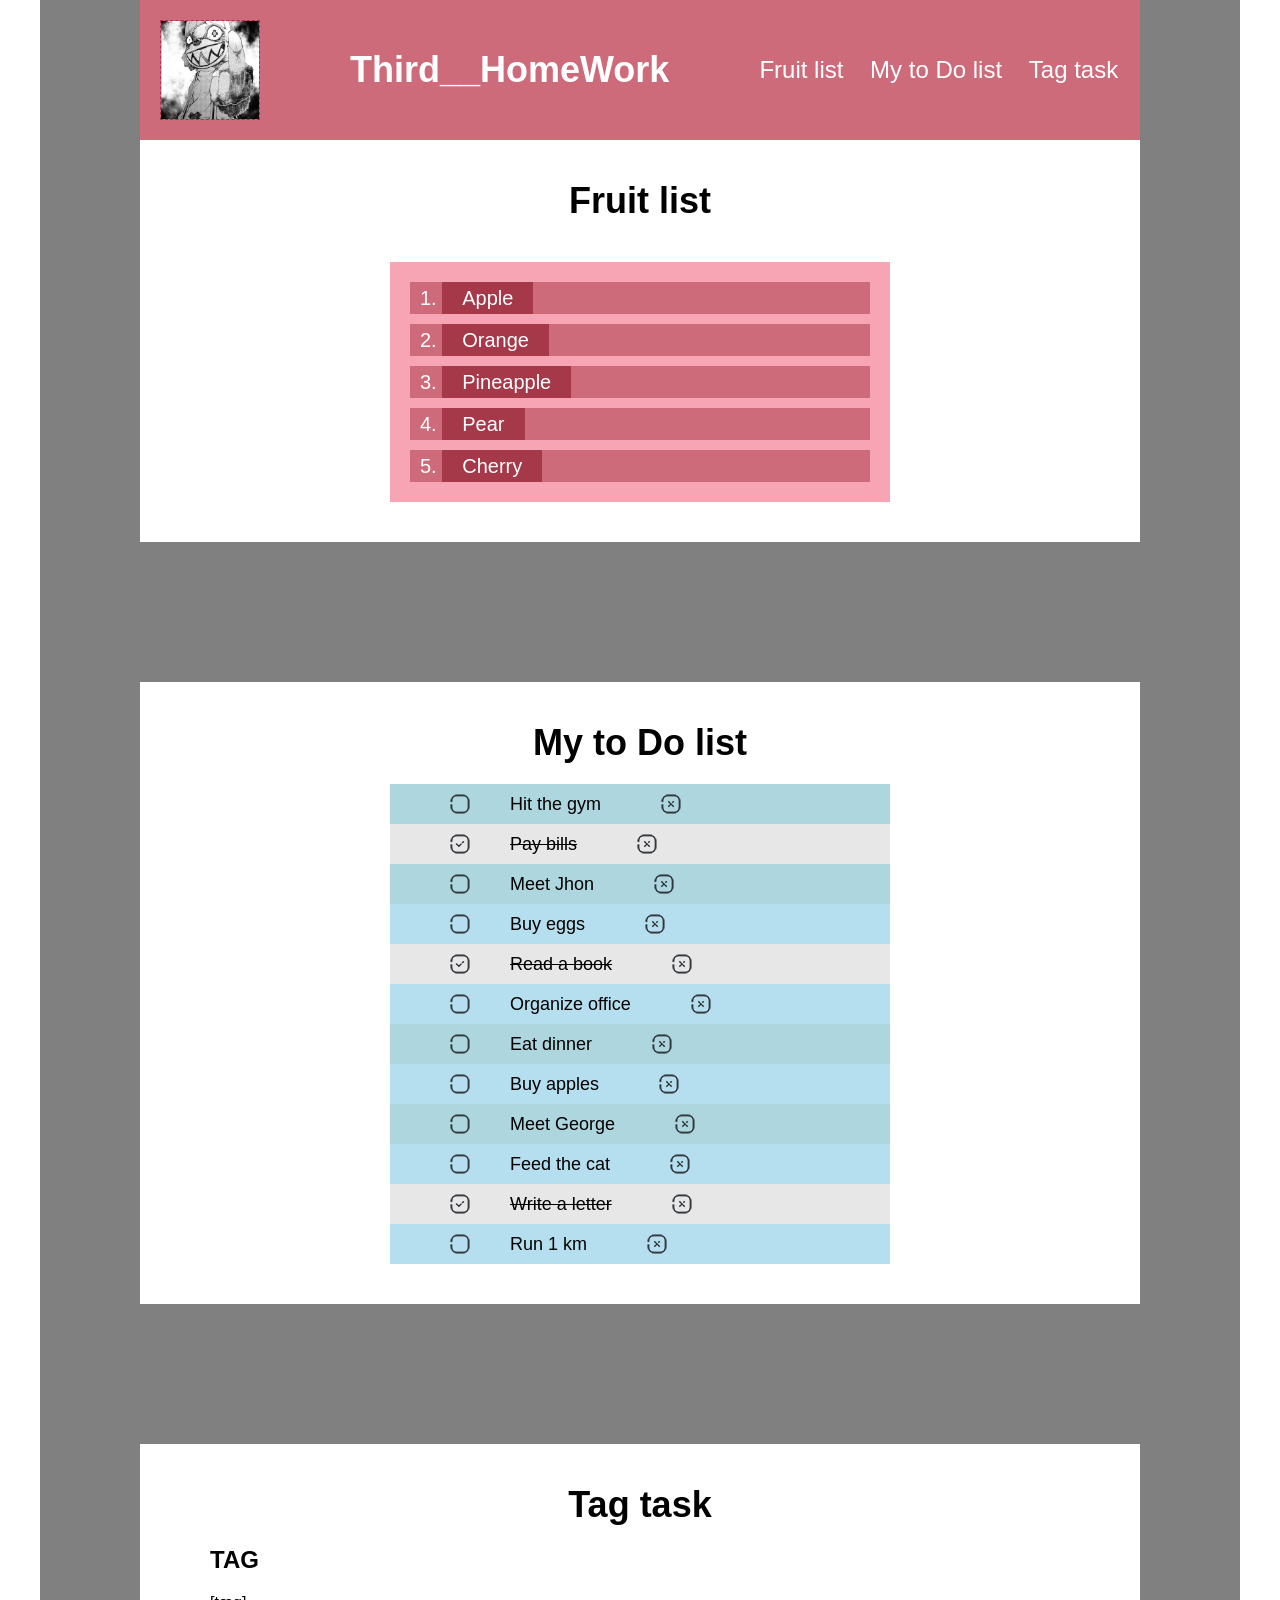
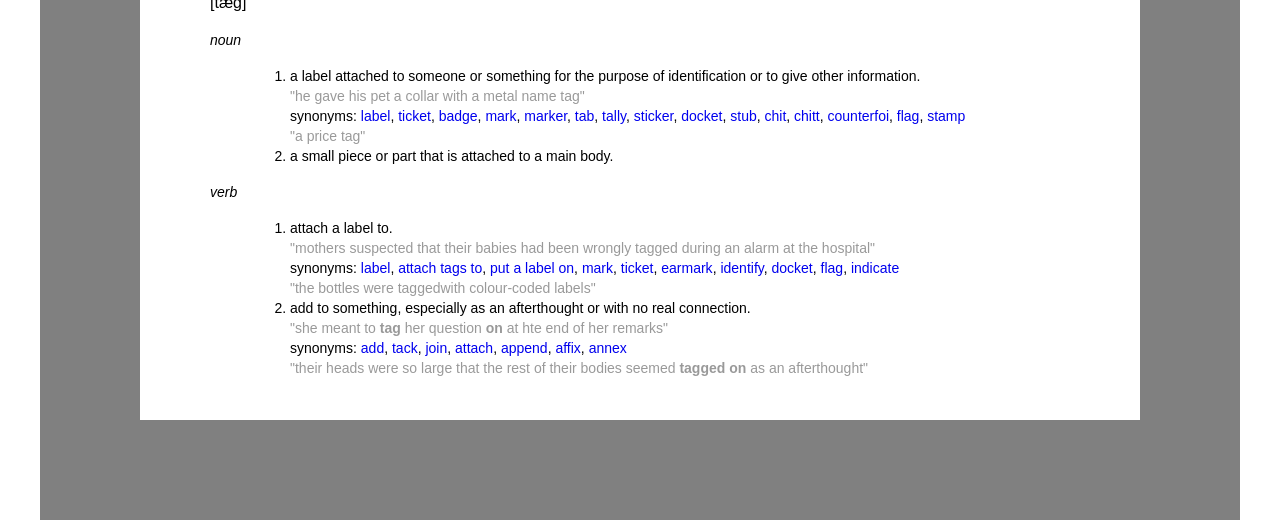
<file: thirdhomework/thirdhomework.html>
<!DOCTYPE html>
<html lang="en">

<head>
    <meta charset="UTF-8">
    <meta name="viewport" content="width=device-width, initial-scale=1.0">
    <title>ThirdHomeWork</title>
    <link rel="stylesheet" href="./style.css">
</head>

<body>
    <header class="head">
        <a href="../secondhomework/secondhomework.html" class="left__arrow">&lArr;</a>
        <nav class="nav__bar">
            <img src="./images/glaipnir.jpg" alt="my_logo" class="logo">
            <h1 class="header">Third__HomeWork</h1>
            <ul class="nav__list">
                <li class="nav__item"><a href="#fruit_list" class="nav__link">Fruit list</a></li>
                <li class="nav__item"><a href="#todo_list" class="nav__link">My to Do list</a></li>
                <li class="nav__item"><a href="#tag_task" class="nav__link">Tag task</a></li>
            </ul>
        </nav>
        <a href="../fourthhomework/fourthhomework.html" class="right__arrow">&rArr;</a>
    </header>
    <main class="page"> 
        <section class="fruitlist__task">
            <div class="anchor" id="fruit_list"></div>
            <h2 class="fruitlist__task_header">Fruit list</h2>
            <ol class="fruitlist__task_list">
                <li class="fruitlist__item">
                    <span class="fruitlist__text">Apple</span>
                </li>
                <li class="fruitlist__item">
                    <span class="fruitlist__text">Orange</span>
                </li>
                <li class="fruitlist__item">
                    <span class="fruitlist__text">Pineapple</span>
                </li>
                <li class="fruitlist__item">
                    <span class="fruitlist__text">Pear</span>
                </li>
                <li class="fruitlist__item">
                    <span class="fruitlist__text">Cherry</span>
                </li>
            </ol>
        </section>
        <section class="todolist__task">
            <div class="anchor" id="todo_list"></div>
            <h2 class="todolist__task_header">My to Do list</h2>
            <ul class="todolist__task_list">
                <li class="todolist__item">
                    <span class="todolist__text">Hit the gym</span>
                </li>
                <li class="todolist__item checked">
                    <span class="todolist__text">Pay bills</span>
                </li>
                <li class="todolist__item">
                    <span class="todolist__text">Meet Jhon</span>
                </li>
                <li class="todolist__item">
                    <span class="todolist__text">Buy eggs</span>
                </li>
                <li class="todolist__item checked">
                    <span class="todolist__text">Read a book</span>
                </li>
                <li class="todolist__item">
                    <span class="todolist__text">Organize office</span>
                </li>
                <li class="todolist__item">
                    <span class="todolist__text">Eat dinner</span>
                </li>
                <li class="todolist__item">
                    <span class="todolist__text">Buy apples</span>
                </li>
                <li class="todolist__item">
                    <span class="todolist__text">Meet George</span>
                </li>
                <li class="todolist__item">
                    <span class="todolist__text">Feed the cat</span>
                </li>
                <li class="todolist__item checked">
                    <span class="todolist__text">Write a letter</span>
                </li>
                <li class="todolist__item">
                    <span class="todolist__text">Run 1 km</span>
                </li>
            </ul>
        </section>
        <section class="tag__task">
            <div class="anchor" id="tag_task"></div>
            <h2 class="tag__task_header">Tag task</h2>
            <h3 class="tag__task_subheader">TAG</h3>
            <p class="tag__task_definition">[tæg]</p>
            <dl class="tag__task_list">
                <dt class="tag__task_termin">noun</dt>
                <dd class="tag__task_descr">
                    <ol class="tag__task_innerlist">
                        <li class="tag__task_inneritem">a label attached to someone or something for the purpose of identification or to give other information. <br>
                            <span class="tag__task_innerlightitem">"he gave his pet a collar with a metal name tag"</span><br>
                            synonyms:
                            <a href="#" class="tag__task_innerlink">label</a>,
                            <a href="#" class="tag__task_innerlink">ticket</a>,
                            <a href="#" class="tag__task_innerlink">badge</a>,
                            <a href="#" class="tag__task_innerlink">mark</a>,
                            <a href="#" class="tag__task_innerlink">marker</a>,
                            <a href="#" class="tag__task_innerlink">tab</a>,
                            <a href="#" class="tag__task_innerlink">tally</a>,
                            <a href="#" class="tag__task_innerlink">sticker</a>,
                            <a href="#" class="tag__task_innerlink">docket</a>,
                            <a href="#" class="tag__task_innerlink">stub</a>,
                            <a href="#" class="tag__task_innerlink">chit</a>,
                            <a href="#" class="tag__task_innerlink">chitt</a>,
                            <a href="#" class="tag__task_innerlink">counterfoi</a>,
                            <a href="#" class="tag__task_innerlink">flag</a>,
                            <a href="#" class="tag__task_innerlink">stamp</a><br>
                            <span class="tag__task_innerlightitem">"a price tag"</span>
                        </li>
                        <li class="tag__task_inneritem">a small piece or part that is attached to a main body.</li>
                    </ol>
                </dd>
                <dt class="tag__task_termin">verb</dt>
                <dd class="tag__task_descr">
                    <ol class="tag__task_innerlist">
                        <li class="tag__task_inneritem">attach a label to.<br>
                            <span class="tag__task_innerlightitem">"mothers suspected that their babies had been wrongly tagged during an alarm at the hospital"</span><br>
                            synonyms:
                            <a href="#" class="tag__task_innerlink">label</a>,
                            <a href="#" class="tag__task_innerlink">attach tags to</a>,
                            <a href="#" class="tag__task_innerlink">put a label on</a>,
                            <a href="#" class="tag__task_innerlink">mark</a>,
                            <a href="#" class="tag__task_innerlink">ticket</a>,
                            <a href="#" class="tag__task_innerlink">earmark</a>,
                            <a href="#" class="tag__task_innerlink">identify</a>,
                            <a href="#" class="tag__task_innerlink">docket</a>,
                            <a href="#" class="tag__task_innerlink">flag</a>,
                            <a href="#" class="tag__task_innerlink">indicate</a><br>
                            <span class="tag__task_innerlightitem">"the bottles were taggedwith colour-coded labels"</span>
                        </li>
                        <li class="tag__task_inneritem">add to something, especially as an afterthought or with no real connection.<br>
                            <span class="tag__task_innerlightitem">"she meant to <strong>tag</strong> her question <strong>on</strong> at hte end of her remarks"</span><br>
                            synonyms:
                            <a href="#" class="tag__task_innerlink">add</a>,
                            <a href="#" class="tag__task_innerlink">tack</a>,
                            <a href="#" class="tag__task_innerlink">join</a>,
                            <a href="#" class="tag__task_innerlink">attach</a>,
                            <a href="#" class="tag__task_innerlink">append</a>,
                            <a href="#" class="tag__task_innerlink">affix</a>,
                            <a href="#" class="tag__task_innerlink">annex</a><br>
                            <span class="tag__task_innerlightitem">"their heads were so large that the rest of their bodies seemed <strong>tagged on</strong> as an afterthought"</span>
                        </li>
                    </ol>
                </dd>
            </dl>
        </section>
    </main>
    <footer></footer>
</body>

</html>
</file>
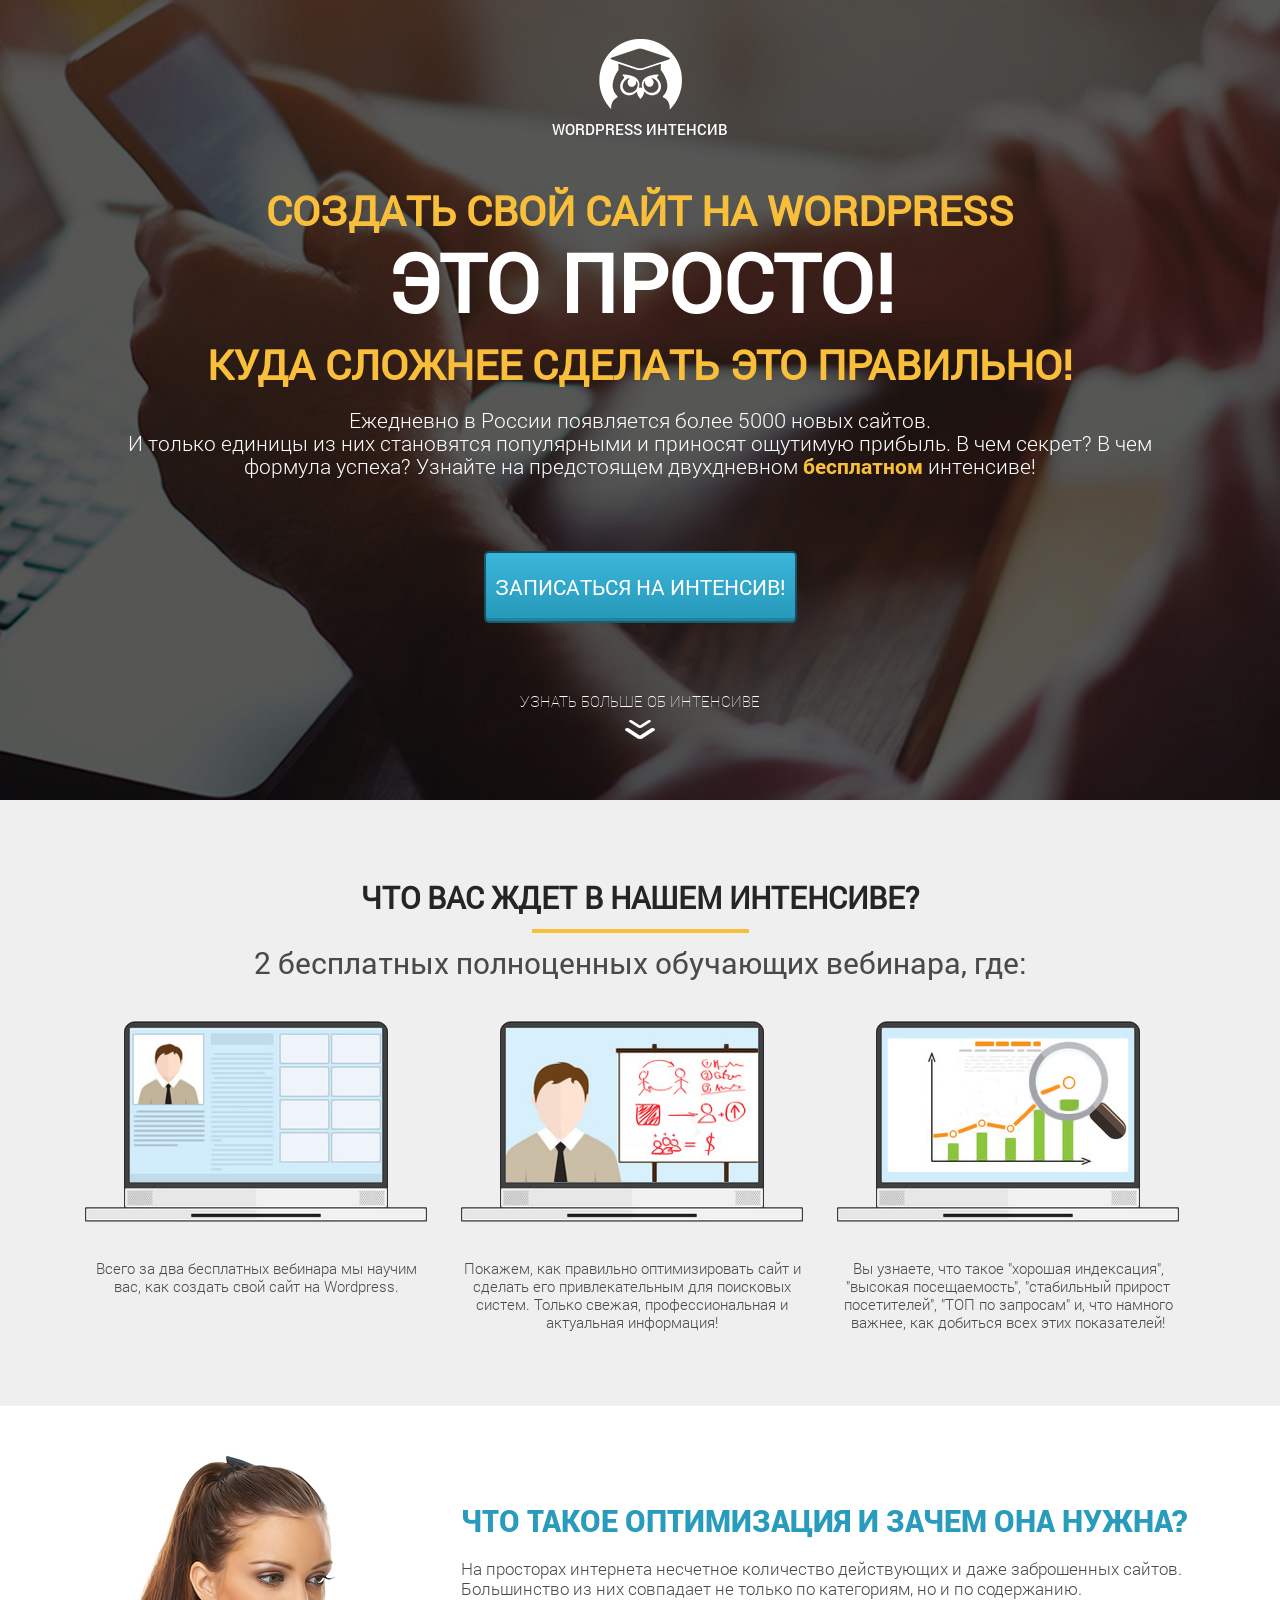
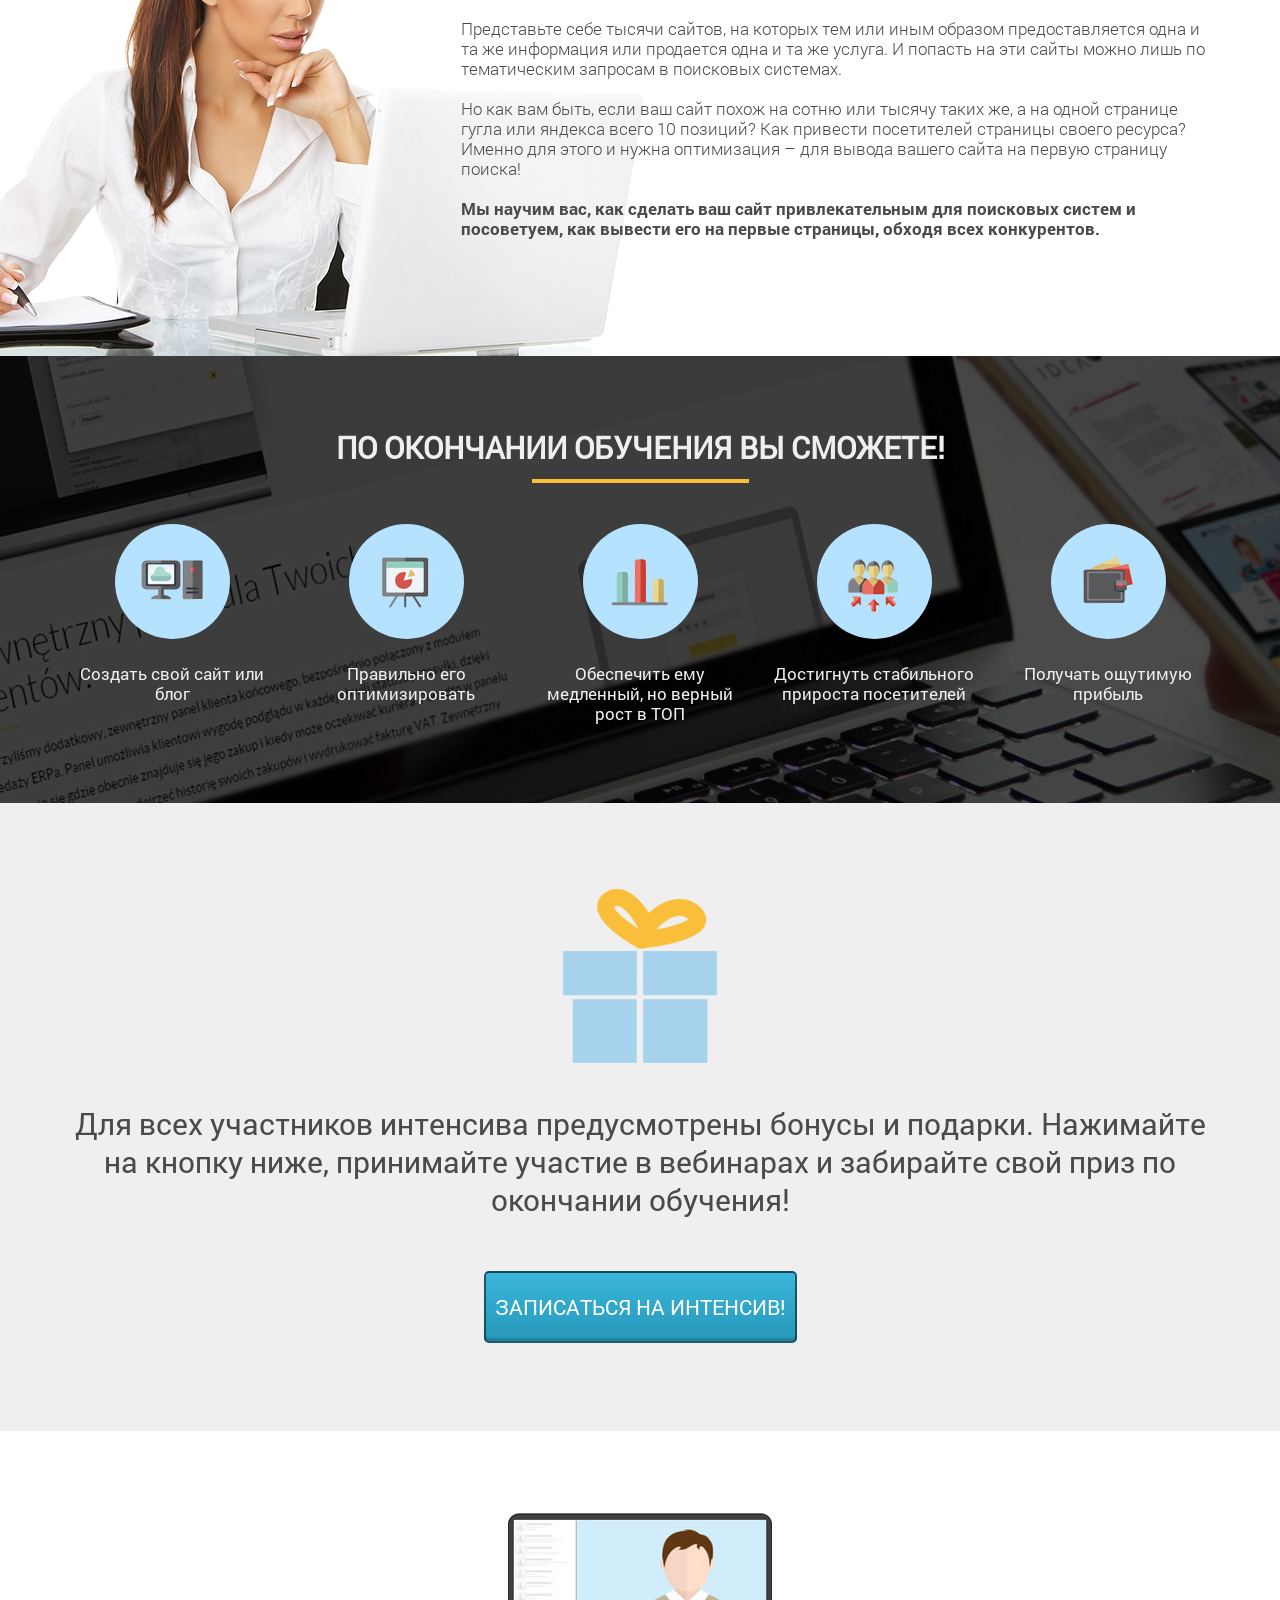
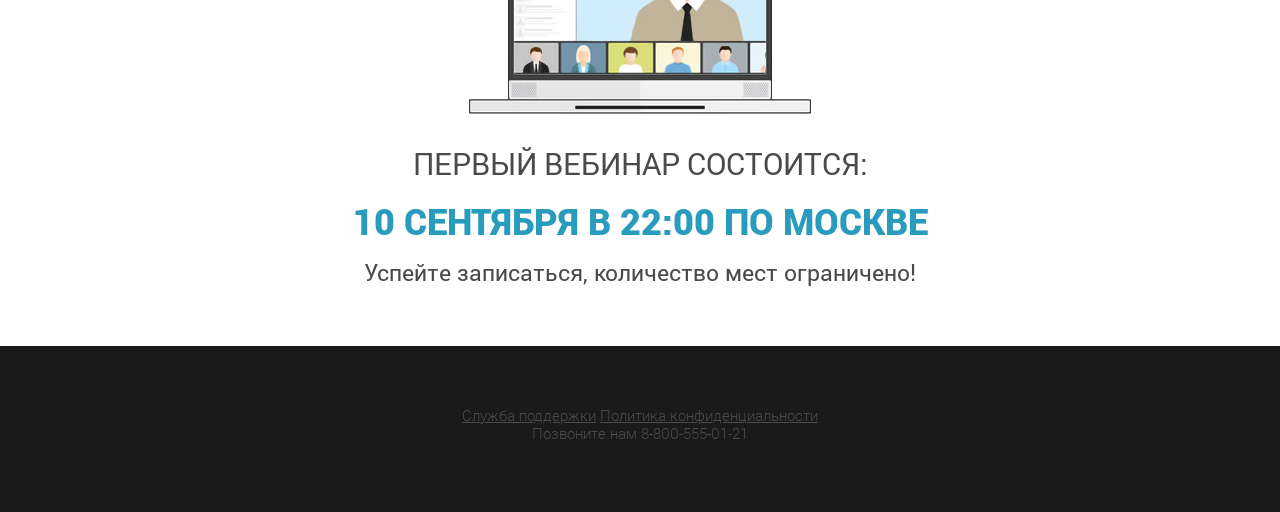
<file: training_wordpress/wordpress.html>
<!DOCTYPE html>
<html lang="ru">

<head>
    <meta charset="UTF-8">
    <meta name="viewport" content="width=device-width, initial-scale=1.0">
    <title>WordPress</title>
    <link rel="stylesheet" href="./css/style.css">
</head>

<body>
    <section class="promo">
        <div class="container">
            <div class="logo">
                <img src="./icons/logo.png" alt="logotype_owl_in_hat" class="logo_img">
                <div class="logo_text">WordPress интенсив</div>
            </div>

            <h1 class="title">Создать свой сайт на WordPress</h1>

            <h2 class="title_big">Это просто!</h2>

            <h2 class="title">Куда сложнее сделать это правильно!</h2>

            <div class="promo_text">
                Ежедневно в России появляется более 5000 новых сайтов.<br>
                И только единицы из них становятся популярными и приносят ощутимую прибыль. В чем секрет? В чем формула успеха? Узнайте на предстоящем двухдневном <span>бесплатном</span> интенсиве!
            </div>

            <button class="promo_btn">Записаться на интенсив!</button>

            <div class="more">
                <div class="more_text">Узнать больше об интенсиве</div>
                <img src="./icons/arrow_down.png" alt="arrow_down" class="more_img">
            </div>
        </div>
    </section>

    <section class="waiting">
        <div class="container">
            <h2 class="waiting_header">Что вас ждет в нашем интенсиве?</h2>

            <div class="waiting_divider"></div>

            <div class="waiting_subheader">2 бесплатных полноценных обучающих вебинара, где:</div>

            <div class="waiting_wrapper">
                <div class="waiting_item">
                    <img src="./img/waiting/1.png" alt="portfolio" class="waiting_img">
                    <div class="waiting_descr">Всего за два бесплатных вебинара мы научим вас, как создать свой сайт на Wordpress.</div>
                </div>
                <div class="waiting_item">
                    <img src="./img/waiting/2.png" alt="scheme" class="waiting_img">
                    <div class="waiting_descr">Покажем, как правильно оптимизировать сайт и сделать его привлекательным для поисковых систем. Только свежая, профессиональная и актуальная информация!</div>
                </div>
                <div class="waiting_item">
                    <img src="./img/waiting/3.png" alt="graphs" class="waiting_img">
                    <div class="waiting_descr">Вы узнаете, что такое "хорошая индексация", "высокая посещаемость", "стабильный прирост посетителей", "ТОП по запросам" и, что намного важнее, как добиться всех этих показателей!</div>
                </div>
            </div>
        </div>
    </section>

    <section class="optimization">
        <div class="container">
            <h2 class="optimization_header">Что такое оптимизация и зачем она нужна?</h2>
            <p class="optimization_text">На просторах интернета несчетное количество действующих и даже заброшенных сайтов. Большинство из них совпадает не только по категориям, но и по содержанию.
            <br><br>
            Представьте себе тысячи сайтов, на которых тем или иным образом предоставляется одна и та же информация или продается одна и та же услуга. И попасть на эти сайты можно лишь по тематическим запросам в поисковых системах. 
            <br><br>
            Но как вам быть, если ваш сайт похож на сотню или тысячу таких же, а на одной странице гугла или яндекса всего 10 позиций? Как привести посетителей страницы своего ресурса? Именно для этого и нужна оптимизация – для вывода вашего сайта на первую страницу поиска!
            <br><br>
            <span>Мы научим вас, как сделать ваш сайт привлекательным для поисковых систем и посоветуем, как вывести его на первые страницы, обходя всех конкурентов.</span></p>
            <img src="./img/bg/woman_bg.png" alt="woman" class="optimization_img">
        </div>
    </section>

    <section class="finish">
        <div class="container">
            <h2 class="finish_header">По окончании обучения Вы сможете!</h2>
            <div class="finish_divider"></div>
            <div class="finish_wrapper">
                <div class="finish_item">
                    <div class="finish_round">
                        <img src="./icons/finish/1.png" alt="#" class="finish_icon">
                    </div>
                    <div class="finish_descr">Создать свой сайт или блог</div>
                </div>
                <div class="finish_item">
                    <div class="finish_round">
                        <img src="./icons/finish/2.png" alt="#" class="finish_icon">
                    </div>
                    <div class="finish_descr">Правильно его оптимизировать</div>
                </div>
                <div class="finish_item">
                    <div class="finish_round">
                        <img src="./icons/finish/3.png" alt="#" class="finish_icon">
                    </div>
                    <div class="finish_descr">Обеспечить ему медленный, но верный рост в ТОП</div>
                </div>
                <div class="finish_item">
                    <div class="finish_round">
                        <img src="./icons/finish/4.png" alt="#" class="finish_icon">
                    </div>
                    <div class="finish_descr">Достигнуть стабильного прироста посетителей</div>
                </div>
                <div class="finish_item">
                    <div class="finish_round">
                        <img src="./icons/finish/5.png" alt="#" class="finish_icon">
                    </div>
                    <div class="finish_descr">Получать ощутимую прибыль</div>
                </div>
            </div>
        </div>
    </section>

    <section class="gift">
        <div class="container">
            <div class="gift_wrapper">
                <img src="./icons/gift.png" alt="gift" class="gift_img">
                <p class="gift_text">Для всех участников интенсива предусмотрены бонусы и подарки. Нажимайте на кнопку ниже, принимайте участие в вебинарах и забирайте свой приз по окончании обучения!</p>
                <button class="gift_btn">Записаться на интенсив!</button>
            </div>
        </div>
    </section>

    <section class="first">
        <div class="container">
            <div class="first_wrapper">
                <img src="./img/first_webinar/4.png" alt="webinar" class="first_img">
                <p class="first_text">Первый вебинар состоится:</p>
                <h2 class="first_header">10 сентября в 22:00 по москве</h2>
                <p class="first_descr">Успейте записаться, количество мест ограничено!</p>
            </div>
        </div>
    </section>

    <footer class="footer">
        <div class="container">
            <div class="footer_links">
                <a href="#" class="footer_link">Служба поддержки</a>
                <a href="#" class="footer_link">Политика конфиденциальности</a>
            </div>
            <p class="footer_phone">Позвоните нам 8-800-555-01-21</p>
        </div>
    </footer>
</body>

</html>
</file>
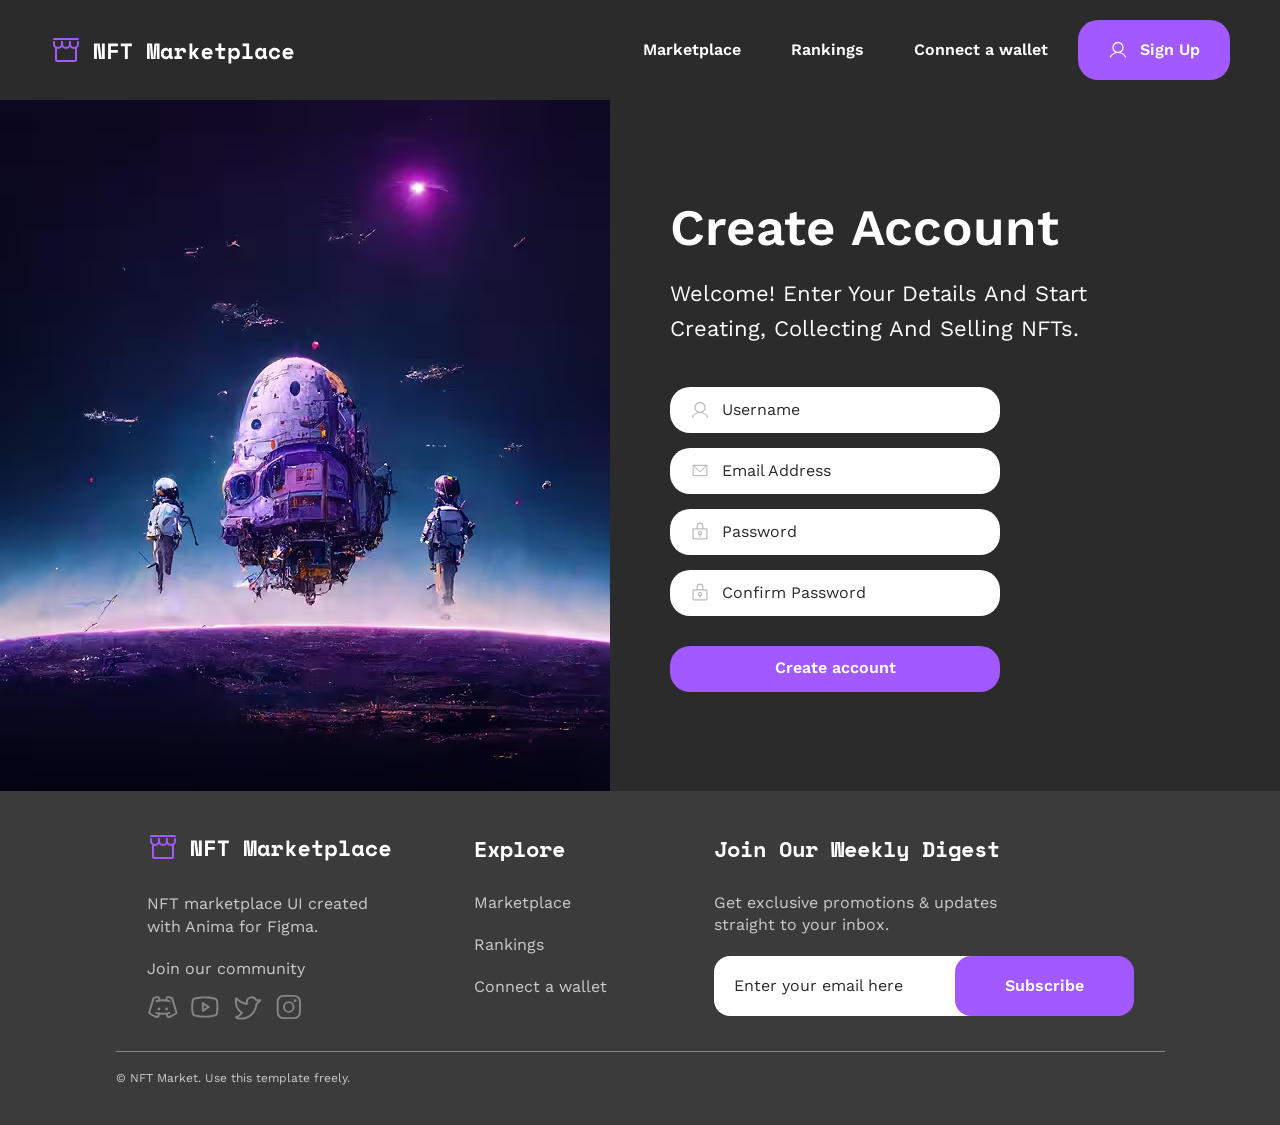
<file: twelwthhomework/twelwthhomework.html>
<!DOCTYPE html>
<html lang="en">
    <head>
        <meta charset="UTF-8">
        <meta name="viewport" content="width=device-width, initial-scale=1.0">
        <title>Document</title>
        <link rel="stylesheet" href="./style.css">
    </head>
    <body>
        <div class="page">
            <header class="head">
                <div class="logo">
                    <svg class="logo__pic"><use xlink:href="sprite.svg#shop-pic"></use></svg>
                    <svg class="logo__text"><use xlink:href="sprite.svg#shop-txt"></use></svg>
                </div>
                <div class="navbar">
                    <nav class="navbar__menu">
                        <a href="#" class="navbar__link">Marketplace</a>
                        <a href="#" class="navbar__link">Rankings</a>
                        <a href="#" class="navbar__link">Connect a wallet</a>
                    </nav>
                    <button class="navbar__btn"><svg class="navbar__pic"><use xlink:href="sprite.svg#user-pic"></use></svg>Sign Up</button>
                </div>
                <button class="head__burger"><svg class="head__pic"><use xlink:href="sprite.svg#burg"></use></svg></button>
            </header>
            <main>
                <section class="create">
                    <picture class="create__pic">
                        <source srcset="./images/create-img-mob.avif" type="image/avif" media="(max-width: 392px)">
                        <source srcset="./images/create-img-tab.avif" type="image/avif" media="(max-width: 920px)">
                        <source srcset="./images/create-img.avif" type="image/avif">
                        <source srcset="./images/create-img-mob.webp" type="image/webp" media="(max-width: 392px)">
                        <source srcset="./images/create-img-tab.webp" type="image/webp" media="(max-width: 920px)">
                        <source srcset="./images/create-img.webp" type="image/webp">
                        <img src="./images/create-img.jpg" alt="IMG" class="create__img">
                    </picture>
                    <div class="create__form">
                        <div class="create__header">
                            <h2 class="create__title">Create Account</h2>
                            <p class="create__descr">Welcome! enter your details and start creating, collecting and selling NFTs.</p>
                        </div>
                        <div class="form">
                            <form class="form__fields">
                                <div class="form__field">
                                    <svg class="form__pic"><use xlink:href="sprite.svg#user-pic"></use></svg>
                                    <input type="text" id="username" name="username" placeholder="Username" required>
                                </div>
                                <div class="form__field">
                                    <svg class="form__pic"><use xlink:href="sprite.svg#envelope"></use></svg>
                                    <input type="email" id="email" name="email" placeholder="Email Address" required>
                                </div>
                                <div class="form__field">
                                    <svg class="form__pic"><use xlink:href="sprite.svg#locker"></use></svg>
                                    <input type="password" id="password" name="password" placeholder="Password" required>
                                </div>
                                <div class="form__field">
                                    <svg class="form__pic"><use xlink:href="sprite.svg#locker"></use></svg>
                                    <input type="password" id="confirmPassword" name="confirmPassword" placeholder="Confirm Password" required>
                                </div>
                            </form>
                            <button class="form__btn">Create account</button>
                        </div>
                    </div>
                </section>
            </main>
            <footer class="foot">
                <div class="foot__content">
                    <div class="info">
                        <div class="info__logo">
                            <svg class="info__logopic"><use xlink:href="sprite.svg#shop-pic"></use></svg>
                            <svg class="info__logotext"><use xlink:href="sprite.svg#shop-txt"></use></svg>
                        </div>
                        <div class="info__wrapper">
                            <p class="info__text">NFT marketplace UI created with Anima for Figma.</p>
                            <div class="info__inner">
                                <p class="info__text">Join our community</p>
                                <div class="info__links">
                                    <a class="info__link" href="#"><svg class="info__pic"><use xlink:href="sprite.svg#discord"></use></svg></a>
                                    <a class="info__link" href="#"><svg class="info__pic"><use xlink:href="sprite.svg#youtube"></use></svg></a>
                                    <a class="info__link" href="#"><svg class="info__pic info__pic_st"><use xlink:href="sprite.svg#twitter"></use></svg></a>
                                    <a class="info__link" href="#"><svg class="info__pic"><use xlink:href="sprite.svg#insta"></use></svg></a>
                                </div>
                            </div>
                        </div>
                    </div>
                    <div class="foot__explore">
                        <p class="foot__subheader">Explore</p>
                        <div class="foot__links">
                            <p class="foot__text">
                                <a class="foot__link" href="#">Marketplace</a>
                            </p>
                            <p class="foot__text">
                                <a class="foot__link" href="#">Rankings</a>
                            </p>
                            <p class="foot__text">
                                <a class="foot__link" href="#">Connect a wallet</a>
                            </p>
                        </div>
                    </div>
                    <div class="subscr">
                        <p class="subscr__subheader">Join our weekly digest</p>
                        <div class="subscr__wrapper">
                            <p class="subscr__text">Get exclusive promotions & updates straight to your inbox.</p>
                            <form class="subscr__form" id="subscr" method="POST">
                                <input type="email" name="email" id="email" placeholder="Enter your email here" required>
                                <button class="subscr__btn"><svg class="subscr__pic"><use xlink:href="sprite.svg#envelope"></use></svg>Subscribe</button>
                            </form>
                        </div>
                    </div>
                </div>
                <div class="foot__wrapper">
                    <div class="foot__divider"></div>
                    <div class="foot__copy">© NFT Market. Use this template freely.</div>
                </div>
            </footer>
        </div>
    </body>
</html>
</file>
<file: eighthomework/style.css>
*, ::after, ::before {
    margin: 0;
    padding: 0;
    box-sizing: border-box;
}

img {
    vertical-align: top;
}

.visually-hidden {
    position: fixed;
    transform: scale(0);
}

.page {
    max-width: 1440px;
    min-height: 100vh;
    margin: 0 auto;
    padding: 200px 0;
    border-radius: 100px;
    background-color: lightgoldenrodyellow;
}

/* ==========navbar========== */

.container {
    max-width: 1000px;
    margin: 0 auto;
}

.navbar {
    position: fixed;
    top: 0;
    left: 50%;
    transform: translate(-50%, 0);
    width: 1300px;
    display: flex;
    justify-content: space-between;
    align-items: center;
    padding: 20px;
    border-left: 5px solid #def52f;
    border-right: 5px solid #def52f;
    border-radius: 70px;
    background-color: #4c52103a;
    z-index: 1;
}

.left__arrow, .right__arrow {
    position: absolute;
    display: inline-block;
    width: 110px;
    height: 110px;
    padding: 44px 20px;
    border-radius: 70px;
    background-color: #def52f;
    outline: 2px solid #889144;
    text-align: center;
    transition: 0.5s;
    color: #889144;
    font-size: 20px;
    text-decoration: none;
    text-transform: uppercase;
}

.left__arrow {
    left: -200px;
}

.right__arrow {
    right: -200px;
}

.left__arrow:hover, .right__arrow:hover {
    width: 110px;
    height: 44px;
    padding: 10px 20px;
    background-color: #def52f;
    outline: 2px solid #889144;
    transition: 0.5s;
    color: #889144;
}

.navbar__img {
    display: block;
    width: 100px;
    height: 100px;
    border: 2px solid #889144;
    border-radius: 50px;
}

.navbar__header {
    font-size: 24px;
    text-transform: uppercase;
    color: #def52f;
}

.navbar__list {
    display: flex;
    justify-content: space-between;
    align-items: center;
    list-style-type: none;
    transition: 1s;
}

.navbar__item {
    position: relative;
    top: 0;
    margin-right: 30px;
    border-radius: 32px;
    background-color: #def52f;
    box-shadow: 0px 8px 8px 0px rgba(79, 80, 34, 0.2);
    outline: 2px solid #889144;
    transition: 0.5s;
}

.navbar__item:last-child {
    margin-right: 15px;
}

.navbar__item:hover {
    position: relative;
    top: 10px;
    background-color: #889144;
    box-shadow: 0px 8px 8px 0px rgba(80, 65, 34, 0.2) inset;
    outline: 2px solid #def52f;
    transition: 0.5s;
}

.navbar__item:hover > .navbar__link {
    color: #def52f;
    transition: 0.5s;
}

.navbar__link {
    display: inline-block;
    padding: 20px;
    color: #889144;
    font-size: 20px;
    text-decoration: none;
    text-transform: uppercase;
    transition: 0.5s;
}

.anchor {
    position: absolute;
    top: -250px;
}

/* ==========clock========== */

.round {
    margin: 0 auto;
    position: relative;
    width: 320px;
    height: 320px;
    border: 5px solid darkgreen;
    border-radius: 50%;
    display: flex;
    justify-content: center;
    align-items: center;
}

.dot {
    width: 10px;
    height: 10px;
    background-color: darkgreen;
    border-radius: 50%;
}

.arrow {
    position: absolute;
    bottom: 50%;
    left: 50%;
    translate: -50%;
    background-color: darkgreen;
    transform-origin: bottom;
    transition: 10s linear;
}

.hour {
    width: 2%;
    height: 30%;
}

.minute {
    width: 1%;
    height: 40%;
}

.round:hover .hour {
    rotate: 1turn;
}

.round:hover .minute {
    rotate: 6turn;
}

/* ==========gates========== */

.gates {
    position: relative;
    margin: 150px auto 0;
    width: 800px;
    height: 300px;
    background-color: aliceblue;
}

.text {
    padding-top: 120px;
    font-family: Arial, Helvetica, sans-serif;
    font-size: 50px;
    line-height: 60px;
    font-style: bold;
    text-align: center;
}

.gate {
    position: absolute;
    width: 400px;
    height: 300px;
    background-color: rgb(197, 0, 92);
    border: 10px solid rgb(111, 0, 52);
    transition: 2s cubic-bezier(.5,-1,.5,1);
    
}

.left {
    top: 0;
    left: 0;
    transform-origin: left;
}

.right {
    top: 0;
    right: 0;
    transform-origin: right;
}

.gates:hover .left {
    transform: perspective(900px) rotateY(35deg);
}

.gates:hover .right {
    transform: perspective(900px) rotateY(-35deg);
}

/* ==========block========== */

.block {
    position: relative;
    margin: 150px auto 0;
    width: 800px;
    height: 300px;
    background-color: #ffffff;
    display: flex;
    transition: 0.3s;
}

.font {
    width: 400px;
    padding-top: 120px;
    font-family: Arial, Helvetica, sans-serif;
    font-size: 40px;
    line-height: 60px;
    font-style: bold;
    text-align: center;
}

.pic {
    width: 400px;
    height: 300px;
    overflow: hidden;
}

.img {
    width: 100%;
    height: 100%;
    object-fit: cover;
    transition: 1s;
}

.block:hover {
    filter: brightness(60%);
}

.block:hover > .pic > .img {
    transform: scale(1.1);
}

/* ===========add=========== */

.additional {
    position: relative;
    margin: 150px auto 0;
    display: flex;
    justify-content: center;
    gap: 25px;
}

.picture {
    position: relative;
    width: 100px;
    height: 600px;
    border-radius: 50px;
    transition: .7s cubic-bezier(.5,0,.5,1);
    overflow: hidden;
}

.image {
    width: 100%;
    height: 100%;
    border-radius: 50px;
    object-fit: cover;
    transition: .7s cubic-bezier(.5,0,.5,1);
    filter: brightness(60%);
}

.picture:hover {
    width: 940px;
    transform: translateY(10px) scale(1.04);
}

.picture:hover > .image {
    filter: brightness(95%);
}

.ico {
    position: absolute;
    bottom: 26px;
    left: 26px;
    width: 48px;
    height: 48px;
    border-radius: 10% 40% 10% 40%;
    background-color: #ffffff;
}

.title {
    position: absolute;
    width: 250px;
    bottom: 50px;
    left: 100px;
    color: #ffffff;
    font-family: Arial, Helvetica, sans-serif;
    font-size: 24px;
    font-weight: 900;
}

.descr {
    position: absolute;
    width: 700px;
    bottom: 25px;
    left: 100px;
    color: #ffffff;
    font-family: Arial, Helvetica, sans-serif;
    font-size: 16px;
    font-weight: 400;
}
</file>
<file: elleventhhomework/style.css>
@font-face {
    font-family: 'WS100';
    src: url('./fonts/WorkSans-Thin.woff2') format('woff2'),
    url('./fonts/WorkSans-Thin.woff') format('woff'),
    url('./fonts/WorkSans-Thin.ttf') format('truetype');
    font-weight: 100;
    font-style: normal;
    font-display: swap;
}

@font-face {
    font-family: 'WS100i';
    src: url('./fonts/WorkSans-ThinItalic.woff2') format('woff2'),
    url('./fonts/WorkSans-ThinItalic.woff') format('woff'),
    url('./fonts/WorkSans-ThinItalic.ttf') format('truetype');
    font-weight: 100;
    font-style: italic;
    font-display: swap;
}

@font-face {
    font-family: 'WS200';
    src: url('./fonts/WorkSans-ExtraLight.woff2') format('woff2'),
    url('./fonts/WorkSans-ExtraLight.woff') format('woff'),
    url('./fonts/WorkSans-ExtraLight.ttf') format('truetype');
    font-weight: 200;
    font-style: normal;
    font-display: swap;
}

@font-face {
    font-family: 'WS200i';
    src: url('./fonts/WorkSans-ExtraLightItalic.woff2') format('woff2'),
    url('./fonts/WorkSans-ExtraLightItalic.woff') format('woff'),
    url('./fonts/WorkSans-ExtraLightItalic.ttf') format('truetype');
    font-weight: 200;
    font-style: italic;
    font-display: swap;
}

@font-face {
    font-family: 'WS300';
    src: url('./fonts/WorkSans-Light.woff2') format('woff2'),
    url('./fonts/WorkSans-Light.woff') format('woff'),
    url('./fonts/WorkSans-Light.ttf') format('truetype');
    font-weight: 300;
    font-style: normal;
    font-display: swap;
}

@font-face {
    font-family: 'WS300i';
    src: url('./fonts/WorkSans-LightItalic.woff2') format('woff2'),
    url('./fonts/WorkSans-LightItalic.woff') format('woff'),
    url('./fonts/WorkSans-LightItalic.ttf') format('truetype');
    font-weight: 300;
    font-style: italic;
    font-display: swap;
}

@font-face {
    font-family: 'WS400';
    src: url('./fonts/WorkSans-Regular.woff2') format('woff2'),
    url('./fonts/WorkSans-Regular.woff') format('woff'),
    url('./fonts/WorkSans-Regular.ttf') format('truetype');
    font-weight: 400;
    font-style: normal;
    font-display: swap;
}

@font-face {
    font-family: 'WS400i';
    src: url('./fonts/WorkSans-Italic.woff2') format('woff2'),
    url('./fonts/WorkSans-Italic.woff') format('woff'),
    url('./fonts/WorkSans-Italic.ttf') format('truetype');
    font-weight: 400;
    font-style: italic;
    font-display: swap;
}

@font-face {
    font-family: 'WS500';
    src: url('./fonts/WorkSans-Medium.woff2') format('woff2'),
    url('./fonts/WorkSans-Medium.woff') format('woff'),
    url('./fonts/WorkSans-Medium.ttf') format('truetype');
    font-weight: 500;
    font-style: normal;
    font-display: swap;
}

@font-face {
    font-family: 'WS500i';
    src: url('./fonts/WorkSans-MediumItalic.woff2') format('woff2'),
        url('./fonts/WorkSans-MediumItalic.woff') format('woff'),
        url('./fonts/WorkSans-MediumItalic.ttf') format('truetype');
    font-weight: 500;
    font-style: italic;
    font-display: swap;
}

@font-face {
    font-family: 'WS600';
    src: url('./fonts/WorkSans-SemiBold.woff2') format('woff2'),
    url('./fonts/WorkSans-SemiBold.woff') format('woff'),
    url('./fonts/WorkSans-SemiBold.ttf') format('truetype');
    font-weight: 600;
    font-style: normal;
    font-display: swap;
}

@font-face {
    font-family: 'WS600i';
    src: url('./fonts/WorkSans-SemiBoldItalic.woff2') format('woff2'),
    url('./fonts/WorkSans-SemiBoldItalic.woff') format('woff'),
    url('./fonts/WorkSans-SemiBoldItalic.ttf') format('truetype');
    font-weight: 600;
    font-style: italic;
    font-display: swap;
}

@font-face {
    font-family: 'WS700';
    src: url('./fonts/WorkSans-Bold.woff2') format('woff2'),
    url('./fonts/WorkSans-Bold.woff') format('woff'),
    url('./fonts/WorkSans-Bold.ttf') format('truetype');
    font-weight: 700;
    font-style: normal;
    font-display: swap;
}

@font-face {
    font-family: 'WS700i';
    src: url('./fonts/WorkSans-BoldItalic.woff2') format('woff2'),
    url('./fonts/WorkSans-BoldItalic.woff') format('woff'),
    url('./fonts/WorkSans-BoldItalic.ttf') format('truetype');
    font-weight: 700;
    font-style: italic;
    font-display: swap;
}
   
@font-face {
    font-family: 'WS800';
    src: url('./fonts/WorkSans-ExtraBold.woff2') format('woff2'),
    url('./fonts/WorkSans-ExtraBold.woff') format('woff'),
    url('./fonts/WorkSans-ExtraBold.ttf') format('truetype');
    font-weight: 800;
    font-style: normal;
    font-display: swap;
}

@font-face {
    font-family: 'WS800i';
    src: url('./fonts/WorkSans-ExtraBoldItalic.woff2') format('woff2'),
    url('./fonts/WorkSans-ExtraBoldItalic.woff') format('woff'),
    url('./fonts/WorkSans-ExtraBoldItalic.ttf') format('truetype');
    font-weight: 800;
    font-style: italic;
    font-display: swap;
}

@font-face {
    font-family: 'WS900';
    src: url('./fonts/WorkSans-Black.woff2') format('woff2'),
    url('./fonts/WorkSans-Black.woff') format('woff'),
    url('./fonts/WorkSans-Black.ttf') format('truetype');
    font-weight: 900;
    font-style: normal;
    font-display: swap;
}
    
@font-face {
    font-family: 'WS900i';
    src: url('./fonts/WorkSans-BlackItalic.woff2') format('woff2'),
        url('./fonts/WorkSans-BlackItalic.woff') format('woff'),
        url('./fonts/WorkSans-BlackItalic.ttf') format('truetype');
    font-weight: 900;
    font-style: italic;
    font-display: swap;
}

@font-face {
    font-family: 'SM';
    src: url('./fonts/SpaceMono-Regular.woff2') format('woff2'),
    url('./fonts/SpaceMono-Regular.woff') format('woff'),
    url('./fonts/SpaceMono-Regular.ttf') format('truetype');
    font-weight: normal;
    font-style: normal;
    font-display: swap;
}

@font-face {
    font-family: 'SMi';
    src: url('./fonts/SpaceMono-Italic.woff2') format('woff2'),
    url('./fonts/SpaceMono-Italic.woff') format('woff'),
    url('./fonts/SpaceMono-Italic.ttf') format('truetype');
    font-weight: normal;
    font-style: italic;
    font-display: swap;
}

@font-face {
    font-family: 'SMB';
    src: url('./fonts/SpaceMono-Bold.woff2') format('woff2'),
        url('./fonts/SpaceMono-Bold.woff') format('woff'),
        url('./fonts/SpaceMono-Bold.ttf') format('truetype');
    font-weight: bold;
    font-style: normal;
    font-display: swap;
}

@font-face {
    font-family: 'SMBi';
    src: url('./fonts/SpaceMono-BoldItalic.woff2') format('woff2'),
    url('./fonts/SpaceMono-BoldItalic.woff') format('woff'),
    url('./fonts/SpaceMono-BoldItalic.ttf') format('truetype');
    font-weight: bold;
    font-style: italic;
    font-display: swap;
}

*, ::after, ::before {
    margin: 0;
    padding: 0;
    box-sizing: border-box;
}

img {
    vertical-align: top;
}

.visually-hidden {
    position: fixed;
    transform: scale(0);
}

.page {
    margin: 0 auto;
    max-width: 1280px;
    min-height: 100vh;
    background-color: #2B2B2B;
}

.trends {
    padding: 80px 115px;
    max-width: 1280px;
    aspect-ratio: 1280px / 836px;
    display: flex;
    flex-direction: column;
    gap: 60px;
}

.trends__inner {
    margin: 0 2px;
    display: flex;
    flex-direction: column;
    gap: 10px;
}

.trends__subheader {
    font-family: "WS600";
    font-size: 38px;
    line-height: 120%;
    color: #FFFFFF;
}

.trends__descr {
    font-family: "WS400";
    font-size: 22px;
    line-height: 160%;
    text-transform: capitalize;
    color: #FFFFFF;
}

.trends__wrapper {
    display: flex;
    flex-wrap: wrap;
    gap: 30px;
}

.trends__card {
    display: flex;
    flex-direction: column;
    align-items: flex-start;
    gap: 15px;
}

.trends__pic {
    display: block;
    max-width: 330px;
    aspect-ratio: 1 / 1;
}

.trends__pic_mini {
    max-width: 100px;
}

.trends__img {
    width: 100%;
    height: 100%;
    object-fit: contain;
    border-radius: 20px;
}

.trends__mini {
    display: flex;
    justify-content: center;
    gap: 15px;
    flex-wrap: wrap;
}

.trends__block {
    width: 100px;
    height: 100px;
    display: flex;
    justify-content: center;
    align-items: center;
    background-color: #A259FF;
    border-radius: 20px;

    font-family: "SMB";
    font-size: 22px;
    line-height: 160%;
    color: #FFFFFF;
}

.trends__footer {
    display: flex;
    flex-direction: column;
    gap: 10px;
}

.trends__subtitle {
    font-family: "WS600";
    font-size: 22px;
    line-height: 140%;
    color: #FFFFFF;
}

.trends__author {
    display: flex;
    gap: 12px;
    align-items: start;
}

.trends__avatar {
    display: block;
    width: 24px;
    aspect-ratio: 1 / 1;
}

.trends__icon {
    width: 100%;
    height: 100%;
    object-fit: contain;
    border-radius: 50%;
}

.trends__nickname {
    font-family: "WS400";
    font-size: 16px;
    line-height: 140%;
    color: #FFFFFF;
}

.creators {
    padding: 80px 115px;
    max-width: 1280px;
    aspect-ratio: 1280px / 1085px;
    display: flex;
    flex-direction: column;
    gap: 60px;
}

.creators__header {
    display: flex;
    justify-content: space-between;
    align-items: flex-end;
    flex-wrap: wrap;
    gap: 20px;
}

.creators__inner {
    display: flex;
    flex-direction: column;
    gap: 10px;
}

.creators__subheader {
    font-family: "WS600";
    font-size: 38px;
    line-height: 120%;
    color: #FFFFFF;
}

.creators__descr {
    font-family: "WS400";
    font-size: 22px;
    line-height: 160%;
    text-transform: capitalize;
    color: #FFFFFF;
}

.creators__btn {
    display: flex;
    justify-content: center;
    align-items: center;
    gap: 12px;

    width: 247px;
    height: 60px;
    border-radius: 20px;
    border: 2px solid #A259FF;
    background-color: transparent;

    font-family: "WS600";
    font-size: 16px;
    line-height: 140%;
    text-align: center;
    color: #FFFFFF;
    transition: 1s;
}

.creators__btn:hover {
    background-color: #A259FF;
}

.creators__btn:hover > .creators__pic {
    fill: #FFFFFF;
}

.creators__pic {
    width: 20px;
    height: 20px;
    fill: #A259FF;
    transition: 1s;
}

.creators__cards {
    display: flex;
    justify-content: start;
    align-items: start;
    flex-wrap: wrap;
    gap: 30px;
}

.card {
    position: relative;
    padding: 20px;
    width: 240px;
    aspect-ratio: 240 / 238;
    display: flex;
    flex-direction: column;
    justify-content: start;
    align-items: center;
    background-color: #3B3B3B;
    border-radius: 20px;
    gap: 20px;
}

.card__num {
    position: absolute;
    left: 20px;
    top: 18px;

    display: flex;
    justify-content: center;
    align-items: center;

    width: 30px;
    aspect-ratio: 1 / 1;
    background-color: #2B2B2B;
    border-radius: 50%;
    
    font-family: "SM";
    font-size: 16px;
    line-height: 140%;
    color: #858584;
}

.card__pic {
    max-width: 120px;
    aspect-ratio: 1 / 1;
}

.card__img {
    width: 100%;
    height: 100%;
    object-fit: contain;
    border-radius: 50%;
    margin-left: 10px;
}

.card__text {
    display: flex;
    flex-direction: column;
    align-items: center;
    gap: 5px;
}

.card__name {
    font-family: "WS600";
    font-size: 22px;
    line-height: 140%;
    color: #FFFFFF;
}

.card__price {
    display: flex;
    gap: 10px;
}

.card__total {
    font-family: "WS400";
    font-size: 16px;
    line-height: 140%;
    color: #858584;
}

.card__cost {
    font-family: "SM";
    font-size: 16px;
    line-height: 140%;
    color: #FFFFFF;
}
</file>
<file: fifthhomework/style.css>
*, ::after, ::before {
    margin: 0;
    padding: 0;
    box-sizing: border-box;
}

html {
    scroll-behavior: smooth;
}

img {
    vertical-align: top;
}

.container {
    max-width: 1000px;
    margin: 0 auto;
}

.navbar {
    position: fixed;
    top: 0;
    left: 50%;
    transform: translate(-50%, 0);
    width: 1300px;
    display: flex;
    justify-content: space-between;
    align-items: center;
    padding: 20px;
    border-left: 5px solid #c08225;
    border-right: 5px solid #c08225;
    border-radius: 70px;
    background-color: #5238103a;
    z-index: 1;
}

.left__arrow, .right__arrow {
    position: absolute;
    display: inline-block;
    width: 110px;
    height: 110px;
    padding: 44px 20px;
    border-radius: 70px;
    background-color: #523810;
    outline: 2px solid #523810;
    text-align: center;
    transition: 0.5s;
    color: #c08225;
    font-size: 20px;
    text-decoration: none;
    text-transform: uppercase;
}

.left__arrow {
    left: -200px;
}

.right__arrow {
    right: -200px;
}

.left__arrow:hover, .right__arrow:hover {
    width: 110px;
    height: 44px;
    padding: 10px 20px;
    background-color: #c08225;
    outline: 2px solid #523810;
    transition: 0.5s;
    color: #523810;
}

.navbar__img {
    display: block;
    width: 100px;
    height: 100px;
    border: 2px solid #523810;
    border-radius: 50px;
}

.navbar__header {
    font-size: 24px;
    text-transform: uppercase;
    color: #523810;
}

.navbar__list {
    display: flex;
    justify-content: space-between;
    align-items: center;
    list-style-type: none;
    transition: 1s;
}

.navbar__item {
    position: relative;
    top: 0;
    margin-right: 30px;
    border-radius: 32px;
    background-color: #523810;
    box-shadow: 0px 8px 8px 0px rgba(80, 65, 34, 0.2);
    outline: 2px solid #c08225;
    transition: 0.5s;
}

.navbar__item:last-child {
    margin-right: 15px;
}

.navbar__item:hover {
    position: relative;
    top: 10px;
    background-color: #c08225;
    box-shadow: 0px 8px 8px 0px rgba(80, 65, 34, 0.2) inset;
    outline: 2px solid #523810;
    transition: 0.5s;
}

.navbar__item:hover > .navbar__link {
    color: #523810;
    transition: 0.5s;
}

.navbar__link {
    display: inline-block;
    padding: 20px;
    color: #c08225;
    font-size: 20px;
    text-decoration: none;
    text-transform: uppercase;
    transition: 0.5s;
}

.anchor {
    position: absolute;
    top: -200px;
}

/* Task__One */

.fridge {
    position: relative;
    margin-top: 200px;
}

.fridge__header {
    margin-top: 20px;
    font-family: Arial, Helvetica, sans-serif;
    font-size: 36px;
    text-align: center;
}

.fridge__container {
    max-width: 1000px;
    margin: 20px auto 0;
    padding: 5px;
    display: flex;
    flex-wrap: wrap;
    justify-content: flex-start;
}

.fridge__box {
    margin: 10px;
    padding: 20px;
    background-color: aliceblue;
    border: 2px solid black;
    border-radius: 20px;
}

.fridge__descr {
    margin-top: 20px;
    font-family: Arial, Helvetica, sans-serif;
    font-size: 24px;
    font-weight: bold;
    text-align: center;
}

.fridge__divider {
    width: 1000px;
    height: 2px;
    background-color: gray;
}

.fridge__text {
    margin-top: 20px;
    font-family: Arial, Helvetica, sans-serif;
    font-size: 16px;
    text-align: center;
}

/* Task__Two */

.menu {
    position: relative;
    margin-top: 200px;
}

.menu__header {
    margin-top: 20px;
    font-family: Arial, Helvetica, sans-serif;
    font-size: 36px;
    text-align: center;
}

.menu__container {
    max-width: 500px;
    margin: 20px auto 0;
    display: flex;
    flex-wrap: wrap;
    flex-direction: column;
}

.menu__box {
    display: flex;
    align-items: center;
    height: 150px;
    background-color: darkgray;
}

.menu__box:hover {
    background-color: gray;
}

.menu__img {
    width: 50px;
    height: 50px;
    margin-left: 50px;
}

.menu__descr {
    margin-left: 70px;
    font-family: Arial, Helvetica, sans-serif;
    font-size: 24px;
    text-transform: uppercase;
    color: aliceblue;
}

/* Third__Task */

.page {
    position: relative;
    margin-top: 200px;
}

.page__header {
    margin-top: 20px;
    font-family: Arial, Helvetica, sans-serif;
    font-size: 36px;
    text-align: center;
}

.page__wrapper {
    max-width: 1000px;
    margin: 20px auto 0;
    display: flex;
    flex-wrap: wrap;
    flex-direction: column;
    gap: 20px;
}

.page__block {
    background-color: #731839;
    font-family: Arial, Helvetica, sans-serif;
    font-size: 24px;
    font-weight: bold;
    text-transform: uppercase;
    color: aliceblue;
}

.page__block.clr1 {
    background-color: #94315a;
}

.page__block.flrw {
    display: flex;
    flex-wrap: wrap;
    flex-direction: row;
    justify-content: space-between;
    gap: 20px;
    background-color: transparent;
}

.page__subheader {
    font-size: 24px;
    margin: 20px 60px;
}

.page__subheader.head {
    margin: 30px 60px;
}

.page__subheader.vrtl {
    writing-mode: vertical-lr;
    text-orientation: upright;
}

.page__subheader.nom {
    margin: 20px 0 0 0;
}

.page__item {
    list-style-type: none;
    margin: 20px 60px;
}

.page__inner {
    display: flex;
    flex-direction: column;
    flex-wrap: wrap;
    gap: 20px;
}

.page__inner.clr2 {
    background-color: #bd5a84;
}

.page__inner.pdd {
    padding: 0 60px 20px;
}

.page__inner.big {
    height: 280px;
}

.grw1 {
    flex-grow: 1;
}

.grw2 {
    flex-grow: 10;
}

.grw3 {
    flex-grow: 0;
}

.page__section {
    background-color: #bd5a84;
}

.page__section.invrs {
    background-color: #de94b5;
    min-height: 120px;
}

.page__section.big {
    min-height: 140px;
}

/* Fourth__Task */

.footer {
    position: relative;
    margin: 200px 0 50px;
}

.footer__header {
    margin-top: 20px;
    font-family: Arial, Helvetica, sans-serif;
    font-size: 36px;
    text-align: center;
}

.footer__wrapper {
    background-color: #315273;
    max-width: 1000px;
    margin: 20px auto 0;
    padding: 40px;
}

.footer__inner {
    display: flex;
    flex-direction: row;
    flex-wrap: wrap;
    justify-content: space-around;
    align-items: center;
    gap: 20px;
}

.footer__menu {
    width: 170px;
    list-style-type: none;
}

.socials__wrapper {
    display: flex;
    justify-content: space-between;
    width: 170px;
    height: 40px;

}

.footer__item {
    margin-top: 5px;
}

.footer__item:first-child {
    margin-top: 0;
}

.footer__link {
    font-family: Arial, Helvetica, sans-serif;
    font-size: 16px;
    color: aliceblue;
    text-decoration: none;
    transition: 0.3s;
}

.footer__link:hover {
    text-decoration: underline;
    transition: 0.3s;
}

.social__link {
    display: inline-block;
    width: 40px;
    height: 40px;
    background-size: contain;
    text-decoration: none;
}

.social__link.facebook {
    background-image: url('./image/footer/facebook_gray.png');
}

.social__link.facebook:hover {
    background-image: url('./image/footer/facebook.png');
}

.social__link.insta {
    background-image: url('./image/footer/instagram_gray.png');
}

.social__link.insta:hover {
    background-image: url('./image/footer/instagram.png');
}

.social__link.youtube {
    background-image: url('./image/footer/youtube_gray.png');
}

.social__link.youtube:hover {
    background-image: url('./image/footer/youtube.png');
}

.footer__divider {
    max-width: 1000px;
    height: 2px;
    margin: 20px 0;
    background-color: aliceblue;
}

.footer__copyright {
    font-family: Arial, Helvetica, sans-serif;
    font-size: 14px;
    color: aliceblue;
    text-align: center;
}
</file>
<file: firsthomework/style.css>
body {
    margin: 0;
    padding: 0;
    background-color: rgb(144, 79, 74);
    font-family: Arial, Helvetica, sans-serif;
}
.left__arrow {
    display: block;
    position: absolute;
    top: 0;
    left: 0;
    text-decoration: none;
    font-size: 40px;
    width: 49px;
    text-align: center;
    padding: 24px;
    background-color: white;
    color: rgb(144, 79, 74);
}
.left__arrow:hover {
    background-color: rgb(144, 79, 74);
    color: white;
}
.right__arrow {
    display: block;
    position: absolute;
    top: 0;
    right: 0;
    text-decoration: none;
    font-size: 40px;
    width: 49px;
    text-align: center;
    padding: 24px;
    background-color: white;
    color: rgb(144, 79, 74);
}
.right__arrow:hover {
    background-color: rgb(144, 79, 74);
    color: white;
}
.header__wrapper {
    display: flex;
    justify-content: center;
}
.header__inner {
    display: flex;
    align-items: center;
    justify-content: space-between;
    width: 870px;
    padding: 30px;
    background-color: white;
}
.header__logo {
    font-family: 'Courier New', Courier, monospace;
    font-weight: 900;
}
.header__logo > h1 {
    margin: 0px;
    padding: 0px;
}
.navbar__list {
    display: flex;
    font-family: 'Courier New', Courier, monospace;
    font-weight: 600;
    margin: 0px;
    padding: 0px;
}
.navbar__item {
    margin-right: 30px;
    list-style-type: none;
}
.navbar__item:last-child {
    margin-right: 0px;
}
.navbar__link {
    text-decoration: none;
    color: black;
}
.navbar__link:hover {
    color: rgb(124, 12, 147);
    transition: 0.5s;
}
/* Task one part one */
.raj__wrapper {
    display: flex;
    justify-content: center;
    margin-top: 50px;
}
.raj__inner {
    padding: 30px;
    background-color: white;
    width: 870px;
}
.raj__header {
    color: rgb(60, 0, 139);
    font-size: 36px;
    text-align: center;
    margin: 0;
}
.raj__subheader {
    text-transform: uppercase;
    color:gray;
    font-size: 24px;
    font-weight: bold;
}
.raj__subheader > span {
    text-transform: none;
}
.raj__text {
    font-size: 18px;
}
.raj__text > span {
    font-size: 16px;
    font-style: oblique;
}
/* Task one part two */
.cards__wrapper {
    display: flex;
    justify-content: center;
    margin-top: 50px;
}
.cards__inner {
    padding: 30px;
    background-color: white;
    width: 870px;
}
.cards__header {
    font-size: 36px;
    text-align: center;
    margin: 0;
}
.player__name {
    font-size: 18px;
}
.player__cards {
    display: flex;
}
.card {
    padding: 5px 15px;
    margin-right: 10px;
    background-color: rgb(237, 237, 237);
    font-size: 50px;
}
.red__card {
    color: darkred;
}
/* Task one part three */
.htmltutor__wrapper {
    display: flex;
    justify-content: center;
    margin-top: 50px;
}
.htmltutor__inner {
    padding: 30px;
    background-color: white;
    width: 870px;
}
.underline {
    height: 2px;
    background-color: rgb(202, 202, 202);
}
.htmltutor__header {
    font-size: 36px;
    text-align: center;
    margin: 0 0 20px 0;
}
.htmltutor__subheader {
    font-size: 24px;
    text-align: center;
    margin: 20px 0;
}
.htmltutor__text {
    font-size: 18px;
    text-align: left;
    margin: 20px 0;
}
.code__formatter {
    background-color: rgb(233, 233, 233);
    margin-bottom: 20px;
    padding: 20px 0;
}
pre {
    margin: 0;
}
code {
    background-color: rgb(233, 233, 233);
    color: darkred;
    font-family: Arial, Helvetica, sans-serif;
    font-size: 18px;
}
code > span {
    color: black;
}
.mini {
    font-size: 14px;
}
.mini > span {
    color: darkcyan;
    background-color: rgb(233, 233, 233);
}
.footer__link {
    font-size: 60px;
    position: fixed;
    bottom: 0px;
    right: 431px;
}
</file>
<file: fourthhomework/style.css>
* {
    margin: 0;
    padding: 0;
    box-sizing: border-box;
}

html {
    scroll-behavior: smooth;
}

.container {
    max-width: 1200px;
    margin: 0 auto;
}

.navbar {
    position: fixed;
    top: 0;
    left: 50%;
    transform: translate(-50%, 0);
    width: 1200px;
    display: flex;
    justify-content: space-between;
    align-items: center;
    padding: 20px;
    border-left: 5px solid #105252;
    border-right: 5px solid #105252;
    border-radius: 70px;
    background-color: #1d8b8b1d;
    z-index: 1;
}

.left__arrow, .right__arrow {
    position: absolute;
    display: inline-block;
    width: 110px;
    height: 110px;
    padding: 44px 20px;
    border-radius: 70px;
    background-color: #105252;
    outline: 2px solid #10525246;
    text-align: center;
    transition: 0.5s;
    color: #1d8b8b;
    font-size: 20px;
    text-decoration: none;
    text-transform: uppercase;
}

.left__arrow {
    left: -200px;
}

.right__arrow {
    right: -200px;
}

.left__arrow:hover, .right__arrow:hover {
    width: 110px;
    height: 44px;
    padding: 10px 20px;
    background-color: #1d8b8b;
    outline: 2px solid #105252;
    text-align: center;
    transition: 0.5s;
    color: #105252;
}

.navbar__img {
    display: block;
    width: 100px;
    height: 100px;
    border: 2px solid #105252;
    border-radius: 50px;
}

.navbar__header {
    font-size: 32px;
    text-transform: uppercase;
    color: #105252;
}

.navbar__list {
    display: flex;
    justify-content: space-between;
    align-items: center;
    list-style-type: none;
    transition: 1s;
}

.navbar__item {
    position: relative;
    top: 0;
    margin-right: 30px;
    border-radius: 32px;
    background-color: #105252;
    box-shadow: 0px 8px 8px 0px rgba(34, 60, 80, 0.2);
    outline: 2px solid #1d8b8b;
    transition: 0.5s;
}

.navbar__item:last-child {
    margin-right: 15px;
}

.navbar__item:hover {
    position: relative;
    top: 10px;
    background-color: #1d8b8b;
    box-shadow: 0px 8px 8px 0px rgba(34, 60, 80, 0.2) inset;
    outline: 2px solid #105252;
    transition: 0.5s;
}

.navbar__item:hover > .navbar__link {
    color: #105252;
    transition: 0.5s;
}

.navbar__link {
    display: inline-block;
    padding: 20px;
    color: #1d8b8b;
    font-size: 20px;
    text-decoration: none;
    text-transform: uppercase;
    transition: 0.5s;
}

.anchor {
    position: absolute;
    top: -190px;
}

/* Task__One */

.seasons__task {
    position: relative;
    margin-top: 190px;
}

.seasons__header {
    font-size: 32px;
    text-transform: uppercase;
    text-align: center;
    color: #105252;
}

.seasons__wrapper_list {
    margin-top: 50px;
    padding-left: 50px;
}

.seasons__season {
    font-size: 20px;
    padding-left: 5px;
}

.seasons__season::marker {
    content: "\2771";
}

.seasons__name {
    display: inline-block;
    margin-top: 10px;
}

.seasons__inner_list {
    margin-top: 10px;
    padding-left: 50px;
}

.seasons__month {
    margin-top: 10px;
    padding-left: 5px;
}

.winter::marker {
    content: "\26C4";
}

.spring::marker {
    content: "\1F337";
}

.summer::marker {
    content: "\1F349";
}

.autumn::marker {
    content: "\1F342";
}

/* Task__Two */

.contents__task {
    position: relative;
    margin-top: 190px;
}

.contents__header {
    font-size: 32px;
    text-transform: uppercase;
    text-align: center;
    color: #105252;
}

.contents__header_list {
    list-style-type: upper-roman;
    margin-top: 50px;
    padding-left: 50px;
}

.contents__subject {
    font-size: 20px;
    padding-left: 5px;
}

.contents__subject::marker {
    font-weight: bold;
}

.contents__name {
    display: inline-block;
    margin-top: 10px;
    color: #1d8b8b;
}

.contents__subheader_list {
    margin-top: 10px;
    padding-left: 50px;
}

.contents__subname {
    margin-top: 10px;
    padding-left: 5px;
    color: #1d8b8b;
}

.contents__subname::marker {
    color: black;
    font-weight: bold;
}

.contents__text_list {
    list-style-type: lower-latin;
    margin-top: 10px;
    padding-left: 50px;
}

.contents__text {
    margin-top: 10px;
    padding-left: 5px;
    color: #1d8b8b;
}

.contents__text::marker {
    color: black;
    font-weight: bold;
}

/* Task__Three */

.list__task {
    position: relative;
    margin-top: 190px;
}

.list__header {
    font-size: 32px;
    text-transform: uppercase;
    text-align: center;
    color: #105252;
}

.descr__list {
    margin-top: 50px;
    padding: 0 50px 0 50px;
}

.defin {
    display: block;
    padding: 10px;
    font-size: 20px;
    color: white;
}

.defin__term {
    background-color: #105252;
    padding-left: 60px;
    text-transform: uppercase;
}

.defin__descr {
    background-color: #1d8b8b;
    padding-left: 30px;
}

.links {
    text-decoration: none;
    color: lightcoral;
}

.contents__task_subtext {
    margin: 20px 0;
    padding: 0 50px;
}

.defin__descr code {
    font-size: 17px;
}
</file>
<file: secondhomework/style.css>
@font-face {
    font-family: 'my_font';
    src: url('./fonts/ElephantsinCherryTrees.woff2') format('woff2'),
        url('./fonts/ElephantsinCherryTrees.woff') format('woff'),
        url('./fonts/elephantsincherrytrees.ttf') format('ttf');
    font-weight: normal;
    font-style: normal;
    font-display: swap;
}

* {
    box-sizing: border-box;
    margin: 0;
    padding: 0;
}

body {
    width: 1200px;
    margin: 0 auto;
    background-color: rgb(15, 15, 15);
}

.left__arrow {
    display: block;
    position: absolute;
    top: 16px;
    left: -150px;
    text-decoration: none;
    font-size: 40px;
    width: 98px;
    text-align: center;
    padding: 24px;
    background-color: rgb(200, 200, 200);
    color: rgb(15, 15, 15);
    border-radius: 50px;
}

.left__arrow:hover {
    background-color: rgb(15, 15, 15);
    color: rgb(200, 200, 200);
}

.right__arrow {
    display: block;
    position: absolute;
    top: 16px;
    right: -150px;
    text-decoration: none;
    font-size: 40px;
    width: 98px;
    text-align: center;
    padding: 24px;
    background-color: rgb(200, 200, 200);
    color: rgb(15, 15, 15);
    border-radius: 50px;
}

.right__arrow:hover {
    background-color: rgb(15, 15, 15);
    color: rgb(200, 200, 200);
}

.wrapper {
    position: fixed;
    top: 0;
    left: auto;
    display: flex;
    justify-content: space-between;
    align-items: center;
    width: 1200px;
    padding: 15px;
    background-color: rgb(200, 200, 200);
    border-radius: 65px;
}

.logo {
    width: 100px;
    height: 100px;
    border: 1px solid rgb(15, 15, 15);
    border-radius: 50px;
}

.title {
    font-family: "my_font";
    font-size: 24px;
    height: 36px;
    color: rgb(15, 15, 15);
}

.list {
    list-style-type: none;
    display: flex;
    justify-content: space-between;
}

.list__item {
    margin-right: 25px;
    height: 58px;
    border-radius: 29px;
    background-color: rgb(200, 200, 200);
}

.item__link {
    font-family: "my_font";
    font-size: 12px;
    display: inline-block;
    height: 58px;
    padding: 20px;
    text-align: center;
    text-decoration: none;
    color: rgb(15, 15, 15);
}

.list__item:hover {
    background-color: rgb(15, 15, 15);
    transition: 0.5s;
}

.item__link:hover {
    color: rgb(200, 200, 200);
    transition: 0.5s;
}

/* Start homework */

.anchor {
    position: relative;
    top: -130px;
}

.task__header {
    font-family: "my_font";
    font-size: 14px;
    text-align: center;
    height: 22px;
}

/* Task #1 */

.first__task {
    margin-top: 200px;
    font-family: Arial, Helvetica, sans-serif;
    background-color: rgb(200, 200, 200);
    border-radius: 65px;
    padding: 30px 240px;
}

.task__one_subheader {
    margin: 20px 0 30px 0;
    font-size: 32px;
}

.task__one_text {
    margin-top: 20px;
    font-size: 15px;
    text-align: justify;
}

.links {
    text-decoration: none;
    font-weight: bold;
}

.divider {
    margin-top: 20px;
    height: 1px;
    background-color: rgb(220, 220, 220);
}

.subtext {
    font-size: 12px;
}

/* Task #2 */

.second__task {
    font-family: Arial, Helvetica, sans-serif;
    margin-top: 70px;
    background-color: rgb(200, 200, 200);
    border-radius: 65px;
    padding: 30px 240px;
}

.task__two_subheader {
    font-family: 'Courier New', Courier, monospace;
    font-size: 32px;
    margin: 20px 0 30px 0;
    text-align: center;
}

.task__two_phrases {
    margin-top: 30px;
    font-size: 16px;
    text-align: right;
    margin-right: 30px;
}

.italic {
    font-style: italic;
}

.mini {
    font-size: 12px;
}

.task__two_text {
    margin-top: 30px;
    text-align: justify;
    font-size: 16px;
    background: linear-gradient(#000000, #00000075 40%, #00000000 95%);
    background-clip: text;
    -webkit-text-fill-color: transparent;
    color: #000000;
}

.task__two_text:first-letter {
    font-family: 'Courier New', Courier, monospace;  
	font-size: 20px;
    line-height: 18px;
    font-weight: bold;
	vertical-align: bottom;
}

/* Task #3 */

.third__task {
    font-family: Arial, Helvetica, sans-serif;
    margin-top: 70px;
    background-color: rgb(200, 200, 200);
    border-radius: 65px;
    padding: 30px 240px;
    width: 1200px;
}

.task__three_subheader {
    font-size: 20px;
    margin: 20px 0 30px 0;
    text-align: center;
}

.formulas__subheader{
    margin-top: 20px;
    font-size: 16px;
    font-weight: bold;
}

.task__three_text {
    margin-top: 20px;
    font-size: 15px;
}

.formulas__design {
    display: block;
    width: fit-content;
    margin: 15px auto;
    padding: 0 10px;
    font-size: 20px;
    background-color: lightcoral;
}

.red {
    color: darkred;
    font-style: italic;
    font-weight: bold;
}
</file>
<file: seventhhomework/style.css>
/* =====template===== */

*, ::after, ::before {
    margin: 0;
    padding: 0;
    box-sizing: border-box;
}

img {
    vertical-align: top;
}

.visually-hidden {
    position: fixed;
    transform: scale(0);
}

/* =====fonts===== */

@font-face {
    font-family: 'Nusa-Regular';
    src: url('./fonts/NunitoSans-Regular.woff2') format('woff2'),
        url('./fonts/NunitoSans-Regular.woff') format('woff'),
        url('./fonts/NunitoSans-Regular.ttf') format('truetype');
    font-weight: 400;
    font-style: normal;
    font-display: swap;
}

@font-face {
    font-family: 'Nusa-Black';
    src: url('./fonts/NunitoSans-Black.woff2') format('woff2'),
        url('./fonts/NunitoSans-Black.woff') format('woff'),
        url('./fonts/NunitoSans-Black.ttf') format('truetype');
    font-weight: 900;
    font-style: normal;
    font-display: swap;
}

/* =====header===== */

.page {
    position: relative;
    max-width: 1440px;
    min-height: 100vh;
    margin: 0 auto;
    background-color: #FFFAF3;
}

.head {
    padding: 40px 0 30px;
    background-color: #FFF0DF;
}

.head__wrapper {
    max-width: 1140px;
    margin: 0 auto;
    display: flex;
    justify-content: space-between;
    align-items: center;
}

.logo {
    width: 150px;
    height: 58px;  
}

.logo__img {
    width: 100%;
    height: 100%;
    object-fit: contain;
}

.navbar {
    width: 478px;
    display: flex;
    justify-content: space-between;
    flex-wrap: wrap;

    font-family: 'Nusa-Regular';
    font-size: 18px;
    line-height: 180%;
    color: #585C65;
}

.navbar__link {
    text-decoration: none;
    color: rgba(69, 77, 86, 0.80);
    transition: 0.5s;
}

.navbar__link:hover {
    color: #FBB86B;
    transition: 0.5s;
}

/* ======main====== */
/* =====exotic===== */

.exotic {
    display: flex;
    justify-content: space-between;
    flex-wrap: wrap;
    background-color: #FFF0DF;
}

.exotic__wrapper {
    margin: 97px 0 0 150px;
    display: flex;
    flex-direction: column;
    align-items: flex-start;
    flex-wrap: wrap;
}

.subheader {
    font-family: "Nusa-Black";
    font-size: 62px;
    line-height: 140%;
    letter-spacing: 1%;
    color: #27292E;
}

.exotic__subheader {
    max-width: 546px;
}

.exotic__text {
    margin-top: 16px;
    max-width: 395px;
}

.btn {
    padding: 13px 40px;
    border: none;
    border-radius: 10px;
    background-color: #7BAE26;
    box-shadow: 0px 4px 60px 0px rgba(0, 0, 0, 0.05);

    font-family: "Nusa-Black";
    font-size: 18px;
    line-height: 180%;
    color: #FFFFFF;
    transition: 0.5s;
}

.btn:hover {
    background-color: #FBB86B;
    cursor: pointer;
    transition: 0.5s;
}

.exotic__btn {
    margin-top: 28px;
}

.exotic__pic {
    width: 744px;
    height: 772px;
}

.exotic__img {
    width: 100%;
    height: 100%;
    object-fit: contain;
}

/* =====logos===== */

.logos {
    display: flex;
    justify-content: space-evenly;
    align-items: center;
    min-height: 274px;
    background-color: #FFFFFF;
}

.logos__pic {
    max-width: 171px;
    min-height: 31px;
}

.logos__img {
    width: 100%;
    height: 100%;
    object-fit: contain;
}

/* =====deli===== */

.deli {
    display: flex;
    justify-content: space-between;
    align-items: flex-start;
    flex-wrap: wrap;
    padding-top: 170px;
}

.deli__pic {
    max-width: 676px;
    min-height: 574px;
}

.deli__img {
    width: 100%;
    height: 100%;
    object-fit: contain;
}

.deli__wrapper {
    position: relative;
    margin: 23px 140px 0 0;
    padding: 71px 0 0 55px;
    max-width: 563px;
}

.deli__bcg {
    position: absolute;
    left: 0;
    top: 0;
    width: 252px;
    height: 222px;
}

.deli__bcgimg {
    width: 100%;
    height: 100%;
    object-fit: contain;
}

.deli__subheader {
    position: relative;
    max-width: 508px;
    z-index: 1;
}

.deli__text {
    margin-top: 26px;
    max-width: 473px;
}

.deli__btn {
    margin-top: 50px;
}

/* =====qual===== */

.qual {
    display: flex;
    justify-content: space-between;
    align-items: flex-start;
    flex-wrap: wrap;
    padding-top: 200px;
}

.qual__pic {
    max-width: 676px;
    min-height: 574px;
}

.qual__img {
    width: 100%;
    height: 100%;
    object-fit: contain;
}

.qual__wrapper {
    position: relative;
    margin: 23px 0 0 95px;
    padding: 71px 0 0 55px;
    max-width: 604px;
}

.qual__bcg {
    position: absolute;
    left: 0;
    top: 0;
    width: 252px;
    height: 222px;
}

.qual__bcgimg {
    width: 100%;
    height: 100%;
    object-fit: contain;
}

.qual__subheader {
    position: relative;
    max-width: 549px;
    z-index: 1;
}

.qual__text {
    margin-top: 26px;
    max-width: 473px;
}

.qual__btn {
    margin-top: 50px;
}

/* =====menu===== */

.menu {
    padding-top: 93px;
}

.menu__subheader {
    position: relative;
    max-width: 679px;
    margin: 0 auto;
    padding-top: 73px;
    font-size: 60px;
    text-align: center;
    z-index: 1;
}

.menu__bcg {
    position: absolute;
    left: 0;
    top: 0;
    width: 252px;
    height: 222px;
    z-index: -1;
}

.menu__bcgimg {
    width: 100%;
    height: 100%;
    object-fit: contain;
}

.menu__wrapper {
    max-width: 1140px;
    margin: 82px auto 0;
    display: flex;
    justify-content: space-between;
    gap: 35px;
    flex-wrap: wrap;
}

.item {
    max-width: 356px;
    min-height: 432px;
    padding: 26px;
    background-color: #FFFFFF;
}

.item__pic {
    max-width: 304px;
    min-height: 304px;
}

.item__img {
    width: 100%;
    height: 100%;
    object-fit: contain;
}

.item__name {
    margin-top: 30px;
    font-family: 'Nusa-Regular';
    font-size: 18px;
    line-height: 180%;
    color: #5F626B;
    text-align: center;
}

.menu__btn {
    display: block;
    margin: 60px auto 0;
}

/* =====subscribe===== */

.subsc {
    padding-top: 140px;
}

.subsc__wrapper {
    max-width: 1324px;
    min-height: 525px;
    margin: 0 auto;
    padding-top: 65px;
    background-image: url(./images/subsc-bcg.png);
}

.subsc__subheader {
    color: #FFFFFF;
    max-width: 829px;
    min-height: 168px;
    text-align: center;
    font-size: 60px;
    letter-spacing: 0%;
    margin: 0 auto;
}

.subsc__text {
    color: #FFFFFF;
    max-width: 637px;
    min-height: 64px;
    text-align: center;
    margin: 27px auto 0;
}

.subsc__form {
    position: relative;
    margin: 60px auto 0;
    max-width: 662px;
    display: flex;
}

.subsc__pic {
    position: absolute;
    top: 17px;
    left: 23px;
    width: 27px;
    height: 27px;
}

.subsc__img {
    width: 100%;
    height: 100%;
    object-fit: contain;
}

.subsc__input {
    width: 468px;
    height: 61px;
    margin-right: 20px;
    padding-left: 71px;
    border-radius: 10px;
    background-color: rgba(255, 255, 255, 0.20);
    border: none;
    outline: none;

    font-family: 'Nusa-Regular';
    font-size: 16px;
    line-height: 180%;
    color: #FFFFFF;
}

.subsc__input::-webkit-input-placeholder {
    font-family: 'Nusa-Regular';
    font-size: 16px;
    line-height: 180%;
    color: #FFFFFF;
}

.subsc__btn {
    width: 174px;
    height: 61px;
    background-color: #FFFFFF;
    border-radius: 10px;
    border: none;

    font-family: 'Nusa-Black';
    font-size: 18px;
    line-height: 180%;
    color: #FBB86B;
}

.subsc__btn:hover {
    background-color: #7BAE26;
}

/* =====footer===== */

.foot {
    max-width: 1140px;
    min-height: 277px;
    margin: 0 auto;
    padding: 110px 0 88px 0;
    display: flex;
    justify-content: space-between;
}

.foot__wrapper {
    margin-top: 10px;
    max-width: 323px;
    min-height: 267px;
    display: flex;
    flex-direction: column;
    justify-content: space-between;
}

.foot__adr {
    font-style: normal;
}

.foot__text {
    font-size: 20px;
}

.socials {
    max-width: 207px;
    display: flex;
    justify-content: space-between;
}

.foot-navbar {
    width: 534px;
    min-height: 266px;
    display: flex;
    justify-content: space-between;
}

.foot-navbar__header {
    font-family: 'Nusa-Black';
    font-size: 20px;
    line-height: 180%;
    color: #40434A;
}

.foot-navbar__inner {
    margin-top: 30px;
    list-style-type: none;
}

.foot-navbar__item {
    margin-top: 24px;
}

.foot-navbar__link {
    font-family: 'Nusa-Regular';
    font-size: 18px;
    line-height: 180%;
    color: #70737C;
    text-decoration: none;
}
</file>
<file: tenthhomework/style.css>
@font-face {
    font-family: 'Spartan100';
    src: url('./fonts/LeagueSpartan-Thin.woff2') format('woff2'),
        url('./fonts/LeagueSpartan-Thin.woff') format('woff'),
        url('./fonts/LeagueSpartan-Thin.ttf') format('truetype');
    font-weight: 100;
    font-style: normal;
    font-display: swap;
}

@font-face {
    font-family: 'Spartan200';
    src: url('./fonts/LeagueSpartan-ExtraLight.woff2') format('woff2'),
        url('./fonts/LeagueSpartan-ExtraLight.woff') format('woff'),
        url('./fonts/LeagueSpartan-ExtraLight.ttf') format('truetype');
    font-weight: 200;
    font-style: normal;
    font-display: swap;
}

@font-face {
    font-family: 'Spartan300';
    src: url('./fonts/LeagueSpartan-Light.woff2') format('woff2'),
        url('./fonts/LeagueSpartan-Light.woff') format('woff'),
        url('./fonts/LeagueSpartan-Light.ttf') format('truetype');
    font-weight: 300;
    font-style: normal;
    font-display: swap;
}

@font-face {
    font-family: 'Spartan400';
    src: url('./fonts/LeagueSpartan-Regular.woff2') format('woff2'),
        url('./fonts/LeagueSpartan-Regular.woff') format('woff'),
        url('./fonts/LeagueSpartan-Regular.ttf') format('truetype');
    font-weight: 400;
    font-style: normal;
    font-display: swap;
}

@font-face {
    font-family: 'Spartan500';
    src: url('./fonts/LeagueSpartan-Medium.woff2') format('woff2'),
        url('./fonts/LeagueSpartan-Medium.woff') format('woff'),
        url('./fonts/LeagueSpartan-Medium.ttf') format('truetype');
    font-weight: 500;
    font-style: normal;
    font-display: swap;
}

@font-face {
    font-family: 'Spartan600';
    src: url('./fonts/LeagueSpartan-SemiBold.woff2') format('woff2'),
        url('./fonts/LeagueSpartan-SemiBold.woff') format('woff'),
        url('./fonts/LeagueSpartan-SemiBold.ttf') format('truetype');
    font-weight: 600;
    font-style: normal;
    font-display: swap;
}

@font-face {
    font-family: 'Spartan700';
    src: url('./fonts/LeagueSpartan-Bold.woff2') format('woff2'),
        url('./fonts/LeagueSpartan-Bold.woff') format('woff'),
        url('./fonts/LeagueSpartan-Bold.ttf') format('truetype');
    font-weight: 700;
    font-style: normal;
    font-display: swap;
}

@font-face {
    font-family: 'Spartan800';
    src: url('./fonts/LeagueSpartan-ExtraBold.woff2') format('woff2'),
        url('./fonts/LeagueSpartan-ExtraBold.woff') format('woff'),
        url('./fonts/LeagueSpartan-ExtraBold.ttf') format('truetype');
    font-weight: 800;
    font-style: normal;
    font-display: swap;
}

@font-face {
    font-family: 'Spartan900';
    src: url('./fonts/LeagueSpartan-Black.woff2') format('woff2'),
        url('./fonts/LeagueSpartan-Black.woff') format('woff'),
        url('./fonts/LeagueSpartan-Black.ttf') format('truetype');
    font-weight: 900;
    font-style: normal;
    font-display: swap;
}

*, ::after, ::before {
    margin: 0;
    padding: 0;
    box-sizing: border-box;
}

img {
    vertical-align: top;
}

.visually-hidden {
    position: fixed;
    transform: scale(0);
}

.container {
    width: 100vw;
    height: 978px;
    padding: 50px;
    background-color: lightcoral;
    display: flex;
    justify-content: center;
    align-items: center;
}

.phone {
    width: 360px;
    height: 800px;
    background-color: #ffffff;
    border-radius: 30px;
}

.header {
    width: 100%;
    height: 28px;
    background-color: #E2EAFF;
    border-top-right-radius: 30px;
    border-top-left-radius: 30px;
    display: flex;
    justify-content: space-between;
    align-items: start;
    padding: 9px 30px 5px;
}

.header__time {
    font-family: 'Spartan500';
    width: 30px;
    font-size: 13px;
    line-height: 14px;
    color: #000000;
}

.header__img {
    display: flex;
    align-items: end;
    gap: 4px;
}

.pic-lte {
    width: 13px;
    height: 11px;
}

.pic-wifi {
    width: 17px;
    height: 10px;
}

.pic-battery {
    width: 19px;
    height: 11px;
}

.card {
    width: 100%;
    height: 125px;
    display: flex;
    flex-direction: column;
    justify-content: space-between;
    padding: 13px 30px;
}

.card__profile {
    display: flex;
    justify-content: space-between;
    align-items: center;
}

.card__user {
    display: flex;
    align-items: center;
    gap: 10px;
}

.card__img {
    width: 41px;
    height: 41px;
}

.card__pic {
    width: 100%;
    height: 100%;
    object-fit: contain;
}

.card__intro {
    display: flex;
    flex-direction: column;
    gap: 1px;
}

.card__hello {
    font-family: 'Spartan300';
    font-size: 12px;
    color: #2260FF;
}

.card__name {
    font-family: 'Spartan400';
    font-size: 14px;
    color: #000000;
}

.card__preferences {
    display: flex;
    gap: 4px;
}

.card__notifications {
    width: 27px;
    height: 27px;
    background-color: #CAD6FF;
    display: flex;
    justify-content: center;
    align-items: center;
    border-radius: 50%;
}

.card__notifications:hover > .pic-notifications circle {
    fill: none;
}

.pic-notifications {
    width: 16px;
    height: 19px;
    fill: #000000;
}

.pic-notifications path {
    fill: #000000;
}

.pic-notifications circle {
    fill: #2260FF;
}

.pic-notifications:hover {
    width: 16px;
    height: 19px;
    fill: #000000;
}

.card__settings {
    width: 27px;
    height: 27px;
    background-color: #CAD6FF;
    display: flex;
    justify-content: center;
    align-items: center;
    border-radius: 50%;
    
}

.card__settings:hover > .pic-settings {
    transform: rotate(90deg);
}

.pic-settings {
    width: 19px;
    height: 19px;
    fill: #000000;
    transition: 1s linear;
}

.search {
    display: flex;
    justify-content: space-between;
    align-items: center;
}

.search__lists {
    width: 97px;
    display: flex;
    justify-content: space-between;
}

.search__doctors {
    width: 40px;
    height: 35px;
    display: flex;
    flex-direction: column;
    justify-content: space-between;
    align-items: center;
}

.search__doctors:hover > .pic-stetoscop {
    fill: #000000;
}

.search__doctors:hover > .search__text {
    color: #000000;
}

.pic-stetoscop {
    width: 17px;
    height: 20px;
    fill: #2260FF;
}

.search__text {
    font-family: 'Spartan300';
    font-size: 12px;
    line-height: 14px;
    color: #2260FF;
}

.search__favorite {
    width: 40px;
    height: 35px;
    display: flex;
    flex-direction: column;
    justify-content: space-between;
    align-items: center;
}

.search__favorite:hover > .pic-like {
    stroke: #000000;
}

.search__favorite:hover > .search__text {
    color: #000000;
}

.pic-like {
    width: 19px;
    height: 17px;
    fill: none;
    stroke: #2260FF;
}

.search__form {
    position: relative;
    width: 190px;
    height: 33px;
    padding: 3px;
    border-radius: 16px;
    background-color: #CAD6FF;
    display: flex;
    justify-content: space-between;
    align-items: center;
}

.search__btn {
    width: 26px;
    height: 26px;
    background-color: #FFFFFF;
    border-radius: 50%;
    border: none;
    display: flex;
    justify-content: center;
    align-items: center;
}

.search__btn:hover {
    background-color: #2260FF;
}

.pic-preferences {
    width: 16px;
    height: 11px;
    fill: none;
    stroke: #000000;
}

.search__input {
    width: 120px;
    height: 20px;
    background-color: #CAD6FF;
    border: none;
    outline: none;

    font-family: 'Spartan300';
    font-size: 16px;
    color: #000000;
}

.search__img {
    margin-right: 5px;
    width: 20px;
    height: 20px;
    display: flex;
    justify-content: center;
}

.search__img:hover > .pic-magnifier {
    fill: #000000;
}

.pic-magnifier {
    width: 17px;
    height: 20px;
    fill: #2260FF;
}

.schedule {
    width: 100%;
    height: 230px;
    display: flex;
    flex-direction: column;
    justify-content: space-between;
    padding: 16px 30px;
    background-color: #CAD6FF;
}

.schedule__week {
    width: 100%;
    display: flex;
    justify-content: space-between;
    align-items: center;
}

.day {
    width: 42px;
    height: 64px;
    padding: 17px 7px 12px;
    color: #000000;
    background-color: #FFFFFF;
    display: flex;
    flex-direction: column;
    justify-content: space-between;
    align-items: center;
    border-radius: 18px;
}

.day__num {
    font-family: 'Spartan500';
    font-size: 24px;
    color: inherit;
    text-transform: uppercase;
}

.day__text {
    font-family: 'Spartan300';
    font-size: 12px;
    color: inherit;
}

.day:hover {
    background-color: #2260FF;
    color: #FFFFFF;
}

.schedule__timelist {
    width: 100%;
    height: 123px;
    padding: 0 20px;
    background-color: #FFFFFF;
    border-radius: 20px;
    display: flex;
    justify-content: space-between;
}

.schedule__time {
    height: 90px;
    margin-top: 20px;
    display: flex;
    flex-direction: column;
    justify-content: space-between;
    align-items: start;
}

.schedule__hour {
    font-family: 'Spartan300';
    font-size: 12px;
    color: #2260FF;
    text-transform: uppercase;
}

.schedule__day {
    display: flex;
    flex-direction: column;
    align-items: flex-end;
}

.schedule__today {
    font-family: 'Spartan400';
    font-size: 12px;
    color: #2260FF;
    margin: 11px 33px 0 0;
}

.schedule__divider {
    margin-top: 2px;
    width: 227px;
    height: 1px;
    stroke: #2260FF;
    stroke-dasharray: 2 2;
    stroke-width: 1px;
}

.schedule__visit {
    width: 203px;
    height: 51px;
    background-color: #CAD6FF;
    border-radius: 13px;
    margin: 13px 18px 12px 0;
    padding: 9px 8px 4px 14px;
}

.schedule__inner {
    display: flex;
    justify-content: space-between;
}

.schedule__name {
    font-family: 'Spartan500';
    font-size: 14px;
    color: #2260FF;
}

.schedule__buttons {
    display: flex;
    gap: 4px;
}

.schedule__btn {
    width: 11px;
    height: 11px;
    border-radius: 50%;
    background-color: #FFFFFF;
    display: flex;
    justify-content: center;
    align-items: center;
    border: none;
}

.schedule__btn:hover {
    background-color: #2260FF;
}

.schedule__btn:hover > .pic-accept {
    stroke: #FFFFFF;
}

.schedule__btn:hover > .pic-decline {
    stroke: #FFFFFF;
}

.pic-accept {
    width: 7px;
    height: 6px;
    stroke: #2260FF;
}

.pic-decline {
    width: 5px;
    height: 5px;
    stroke: #2260FF;
}

.schedule__text {
    font-family: 'Spartan300';
    font-size: 12px;
    color: #000000;
    width: 150px;
}

.doctorlist {
    width: 100%;
    padding: 7px 30px 0;
}

.doctor {
    width: 100%;
    height: 74px;
    margin-top: 8px;
    padding: 7px;
    border-radius: 17px;
    background-color: #CAD6FF;
    display: flex;
    justify-content: space-between;
}

.doctor__pic {
    width: 57px;
    height: 57px;
}

.doctor__img {
    width: 100%;
    height: 100%;
    object-fit: cover;
}

.doctor__inner {
    display: flex;
    flex-direction: column;
    justify-content: space-between;
}

.doctor__descr {
    width: 211px;
    height: 39px;
    padding: 9px 0 0 14px;
    background-color: #FFFFFF;
    border-radius: 13px;
}

.doctor__name {
    font-family: 'Spartan500';
    font-size: 14px;
    color: #2260FF;
}

.doctor__post {
    font-family: 'Spartan300';
    font-size: 12px;
    color: #000000;
}

.doctor__buttons {
    width: 211px;
    height: 18px;
    display: flex;
    justify-content: space-between;
}

.doctor__btns1 {
    width: 90px;
    height: 100%;
    display: flex;
    justify-content: space-between;
}

.raiting {
    width: 43px;
    height: 100%;
    background-color: #FFFFFF;
    border: none;
    border-radius: 13px;
    display: flex;
    justify-content: flex-start;  
    align-items: center;
    padding: 3px 5px;
}

.raiting:hover > .pic-star {
    fill: #2260FF;
}

.pic-star {
    width: 12px;
    height: 11px;
    stroke: #2260FF;
    fill: none;
}

.raiting__number {
    font-family: 'Spartan300';
    font-size: 12px;
    color: #2260FF;
    margin: 2px 0 0 5px;
}

.chat {
    width: 43px;
    height: 100%;
    background-color: #FFFFFF;
    border: none;
    border-radius: 13px;
    display: flex;
    justify-content: flex-start;  
    align-items: center;
    padding: 3px 5px;
}

.chat:hover > .pic-chat {
    fill: #2260FF;
    stroke: #FFFFFF;
}

.pic-chat {
    width: 11px;
    height: 11px;
    stroke: #2260FF;
    fill: none;
}

.chat__number {
    font-family: 'Spartan300';
    font-size: 12px;
    color: #2260FF;
    margin: 2px 0 0 5px;
}

.doctor__btns2 {
    width: 42px;
    height: 100%;
    display: flex;
    justify-content: space-between;
}

.questions {
    width: 18px;
    height: 18px;
    background-color: #FFFFFF;
    border: none;
    border-radius: 50%;
    display: flex;
    justify-content: center;
    align-items: center;
}

.pic-questions {
    width: 7px;
    height: 11px;
    stroke: #2260FF;
    fill: none;
}

.questions:hover > .pic-questions {
    stroke: #000000;
}

.like {
    width: 18px;
    height: 18px;
    background-color: #FFFFFF;
    border: none;
    border-radius: 50%;
    display: flex;
    justify-content: center;
    align-items: center;
}

.pic-fav {
    width: 10px;
    height: 9px;
    stroke: #2260FF;
    fill: none;
}

.like:hover > .pic-fav {
    fill: #2260FF;
}

.menu {
    width: 100%;
    padding: 15px 30px 0;
}

.menu__panel {
    width: 100%;
    height: 48px;
    background-color: #2260FF;
    border-radius: 24px;
    display: flex;
    justify-content: space-around;  
    align-items: center;
    padding: 12px 27px;
}

.pic-home {
    width: 25px;
    height: 25px;
    fill: #FFFFFF;
}

.pic-home:hover {
    fill: #00278C;
}

.pic-message {
    width: 26px;
    height: 23px;
    stroke: #FFFFFF;
    fill: none;
}

.pic-message:hover {
    stroke: #00278C;
}

.pic-user {
    width: 21px;
    height: 23px;
    stroke: #FFFFFF;
    fill: none;
}

.pic-user:hover {
    stroke: #00278C;
}

.pic-calendar {
    width: 20px;
    height: 23px;
    fill: #FFFFFF;
}

.pic-calendar:hover {
    fill: #00278C;
}
</file>
<file: thirdhomework/style.css>
* {
    margin: 0;
    padding: 0;
    box-sizing: border-box;
    font-family: Arial, Helvetica, sans-serif;
}

.head {
    max-width: 1200px;
    margin: 0 auto;
    padding: 0 100px;
}

.page {
    max-width: 1200px;
    min-height: 100vh;
    margin: 0 auto;
    padding: 140px 100px 100px;
    background-color: gray;
}

.anchor {
    position: relative;
    top: -180px;
    left: 50%;
}

.left__arrow {
    display: block;
    position: absolute;
    top: 0;
    left: 212px;
    text-decoration: none;
    font-size: 40px;
    width: 140px;
    text-align: center;
    padding: 45px;
    background-color: #ce6b7b;
    color: white;
}

.left__arrow:hover {
    background-color: white;
    color: #a53949;
    transition: 0.5s;
}

.right__arrow {
    display: block;
    position: absolute;
    top: 0;
    right: 211px;
    text-decoration: none;
    font-size: 40px;
    width: 140px;
    text-align: center;
    padding: 45px;
    background-color: #ce6b7b;
    color: white;
}

.right__arrow:hover {
    background-color: white;
    color: #a53949;
    transition: 0.5s;
}

.nav__bar {
    position: fixed;
    top: 0px;
    width: 1000px;
    height: 140px;
    padding: 20px;
    background-color: #ce6b7b;
    z-index: 1;
}

.logo {
    float: left;
    width: 100px;
    height: 100px;
    margin-right: 90px;
    border: 1px solid #a53949;
    border-style: dashed;
}

.header {
    float: left;
    color: white;
    font-size: 36px;
    line-height: 100px;
    margin-right: 90px;
}

.nav__list {
    float: left;
    font-size: 24px;
    line-height: 100px;
}

.nav__item {
    display: inline-block;
    text-decoration: none;
    margin-right: 20px;
}

.nav__item:last-child {
    margin-right: 0;
}

.nav__link {
    position: relative;
    text-decoration: none;
    color: white;
}

.nav__link:hover {
    color: #a53949;
    transition: 0.5s;
}

.nav__link::after {
    position: absolute;
    content: '';
    left: 0;
    bottom: -5px;
    display: block;
    width: 0;
    height: 3px;
    background: #a53949;
}

.nav__link:hover::after {
    width: 100%;
    transition: 0.5s;
}

/* First task */

.fruitlist__task {
    margin: 0 auto;
    padding: 40px 250px;
    background-color: white;
}

.fruitlist__task_header {
    font-size: 36px;
    text-align: center;
}

.fruitlist__task_list {
    margin: 40px auto 0;
    padding: 20px;
    background-color: #f7a5b5;
    list-style-position: inside;
}

.fruitlist__item {
    font-size: 20px;
    line-height: 22px;
    color: white;
    margin-top: 10px;
    padding-left: 10px;
    background-color: #ce6b7b;
}

.fruitlist__item:first-child {
    margin: 0;
}

.fruitlist__text {
    display: inline-block;
    padding: 5px 20px;
    background-color: #a5394a;
}

/* Second task */

.todolist__task {
    margin: 140px auto 0;
    padding: 40px 250px;
    background-color: white;
}

.todolist__task_header {
    font-size: 36px;
    text-align: center;
}

.todolist__task_list {
    margin: 20px auto 0;
    list-style-type: none;
}

.todolist__item {
    position: relative;
    font-size: 18px;
    line-height: 20px;
    padding-left: 60px;
}

.todolist__item::before {
    content: url("./icons/empty_icon.png");
    position: absolute;
    top: 10px;
}

.todolist__item::after {
    content: url("./icons/close_icon.png");
    position: absolute;
    top: 10px;
}

.todolist__item:nth-child(2)::before {
    content: url("./icons/tick_icon.png");
    position: absolute;
    top: 10px;
}

.todolist__item:nth-child(5)::before {
    content: url("./icons/tick_icon.png");
    position: absolute;
    top: 10px;
}

.todolist__item:nth-child(11)::before {
    content: url("./icons/tick_icon.png");
    position: absolute;
    top: 10px;
}

.todolist__item:nth-child(even) {
    background-color: #b5deef;
}

.todolist__item:nth-child(odd) {
    background-color: #add6de;
}

.todolist__item ~ .checked {
    background-color: #e7e7e7;
}

.todolist__item:nth-child(2) > span {
    text-decoration: line-through;
}

.todolist__item:nth-child(5) > span {
    text-decoration: line-through;
}

.todolist__item:nth-child(11) > span {
    text-decoration: line-through;
}

.todolist__text {
    display: inline-block;
    margin: 10px 60px;
}

/* Third task */

.tag__task {
    max-width: 1000px;
    margin: 140px auto 0px;
    padding: 40px 70px;
    background-color: white;
}

.tag__task_header {
    font-size: 36px;
    text-align: center;
}

.tag__task_subheader {
    font-size: 24px;
    font-weight: bold;
    margin-top: 20px;
}

.tag__task_definition {
    font-size: 16px;
    font-weight: normal;
    margin-top: 20px;
}

.tag__task_list {
    margin-top: 20px;
}

.tag__task_termin {
    margin-top: 20px;
    font-size: 14px;
    font-weight: normal;
    font-style: italic;
}

.tag__task_descr {
    margin-top: 20px;
    font-size: 14px;
}

.tag__task_innerlist {
    margin-left: 80px;
}

.tag__task_innerlightitem {
    color: rgba(0, 0, 0, 0.4);
    line-height: 24px;
}

.tag__task_innerlink {
    text-decoration: none;
}
</file>
<file: training_wordpress/css/style.css>
* {
    box-sizing: border-box;
    margin: 0;
    padding: 0;
}

@font-face {
    font-family: 'Roboto - Black';
    src: url('../fonts/Roboto-Black.woff2') format('woff2'),
        url('../fonts/Roboto-Black.woff') format('woff'),
        url('../fonts/Roboto-Black.ttf') format('ttf');
    font-weight: 900;
    font-style: normal;
    font-display: swap;
}

@font-face {
    font-family: 'Roboto - BlackItalic';
    src: url('../fonts/Roboto-BlackItalic.woff2') format('woff2'),
        url('../fonts/Roboto-BlackItalic.woff') format('woff'),
        url('../fonts/Roboto-BlackItalic.ttf') format('ttf');
    font-weight: 900;
    font-style: italic;
    font-display: swap;
}

@font-face {
    font-family: 'Roboto - Bold';
    src: url('../fonts/Roboto-Bold.woff2') format('woff2'),
        url('../fonts/Roboto-Bold.woff') format('woff'),
        url('../fonts/Roboto-Bold.ttf') format('ttf');
    font-weight: 700;
    font-style: normal;
    font-display: swap;
}

@font-face {
    font-family: 'Roboto - BoldItalic';
    src: url('../fonts/Roboto-BoldItalic.woff2') format('woff2'),
        url('../fonts/Roboto-BoldItalic.woff') format('woff'),
        url('../fonts/Roboto-BoldItalic.ttf') format('ttf');
    font-weight: 700;
    font-style: italic;
    font-display: swap;
}

@font-face {
    font-family: 'Roboto - Medium';
    src: url('../fonts/Roboto-Medium.woff2') format('woff2'),
        url('../fonts/Roboto-Medium.woff') format('woff'),
        url('../fonts/Roboto-Medium.ttf') format('ttf');
    font-weight: 500;
    font-style: normal;
    font-display: swap;
}

@font-face {
    font-family: 'Roboto - MediumItalic';
    src: url('../fonts/Roboto-MediumItalic.woff2') format('woff2'),
        url('../fonts/Roboto-MediumItalic.woff') format('woff'),
        url('../fonts/Roboto-MediumItalic.ttf') format('ttf');
    font-weight: 500;
    font-style: italic;
    font-display: swap;
}

@font-face {
    font-family: 'Roboto';
    src: url('../fonts/Roboto-Regular.woff2') format('woff2'),
        url('../fonts/Roboto-Regular.woff') format('woff'),
        url('../fonts/Roboto-Regular.ttf') format('ttf');
    font-weight: 400;
    font-style: normal;
    font-display: swap;
}

@font-face {
    font-family: 'RobotoItalic';
    src: url('../fonts/Roboto-Italic.woff2') format('woff2'),
        url('../fonts/Roboto-Italic.woff') format('woff'),
        url('../fonts/Roboto-Italic.ttf') format('ttf');
    font-weight: 400;
    font-style: italic;
    font-display: swap;
}

@font-face {
    font-family: 'Roboto - Light';
    src: url('../fonts/Roboto-Light.woff2') format('woff2'),
        url('../fonts/Roboto-Light.woff') format('woff'),
        url('../fonts/Roboto-Light.ttf') format('ttf');
    font-weight: 300;
    font-style: normal;
    font-display: swap;
}

@font-face {
    font-family: 'Roboto - LightItalic';
    src: url('../fonts/Roboto-LightItalic.woff2') format('woff2'),
        url('../fonts/Roboto-LightItalic.woff') format('woff'),
        url('../fonts/Roboto-LightItalic.ttf') format('ttf');
    font-weight: 300;
    font-style: italic;
    font-display: swap;
}

@font-face {
    font-family: 'Roboto - Thin';
    src: url('../fonts/Roboto-Thin.woff2') format('woff2'),
        url('../fonts/Roboto-Thin.woff') format('woff'),
        url('../fonts/Roboto-Thin.ttf') format('ttf');
    font-weight: 100;
    font-style: normal;
    font-display: swap;
}

@font-face {
    font-family: 'Roboto - ThinItalic';
    src: url('../fonts/Roboto-ThinItalic.woff2') format('woff2'),
        url('../fonts/Roboto-ThinItalic.woff') format('woff'),
        url('../fonts/Roboto-ThinItalic.ttf') format('ttf');
    font-weight: 100;
    font-style: italic;
    font-display: swap;
}

.container {
    position: relative;
    width: 1140px;
    margin: 0 auto;
}

.promo {
    height: 800px;
    background: url('../img/bg/main_bg.jpg') center center/cover no-repeat;
    padding: 39px 0 62px 0;
}

.logo .logo_img {
    display: block;
    margin: 0 auto;
}

.logo .logo_text {
    font-family: 'Roboto - Medium';
    font-size: 15px;
    line-height: 11px;
    text-transform: uppercase;
    text-align: center;
    color: #fff;
    margin-top: 14px;
}

.title {
    font-family: 'Roboto';
    font-size: 41px;
    line-height: 44px;
    text-transform: uppercase;
    text-align: center;
    color: #f9bf3b;
}

h1.title {
    margin-top: 53px;
}

h2.title {
    margin-top: 30px;
}

h2.title_big {
    font-family: 'Roboto';
    font-size: 80px;
    line-height: 59px;
    text-transform: uppercase;
    text-align: center;
    color: #fff;
    margin-top: 21px;
}

.promo .promo_text {
    font-family: 'Roboto - Light';
    font-size: 21px;
    line-height: 23px;
    text-align: center;
    color: #fff;
    margin-top: 23px;
    padding: 0 13px;
}

.promo .promo_text span {
    font-family: 'Roboto - Bold';
    color: #f9bf3b;
}

.promo .promo_btn {
    display: block;
    margin: 0 auto;
    margin-top: 73px;
    width: 313px;
    height: 72px;
    border: 2px solid rgba(0, 0, 0, 0.5);
    border-radius: 5px;
    box-shadow: inset 0 -3px 0 rgba(0, 0, 0, 0.15);
    background-image: linear-gradient(to top, #2798b9 0%, #3ab6da 100%);
    font-family: 'Roboto';
    font-size: 21px;
    line-height: 24px;
    text-transform: uppercase;
    color: #fff;
    cursor: pointer;
    outline: none;
}

.more {
    margin-top: 73px;
}

.more .more_text {
    font-family: 'Roboto - Thin';
    font-size: 15px;
    line-height: 11px;
    text-transform: uppercase;
    text-align: center;
    color: #fff;
}

.more .more_img {
    display: block;
    margin: 0 auto;
    margin-top: 13px;
}

.waiting {
    min-height: 604px;
    background-color: #efefef;
    padding: 85px 0 75px 0;
}

.waiting .waiting_header {
    font-family: 'Roboto';
    font-size: 30px;
    line-height: 26px;
    text-transform: uppercase;
    text-align: center;
    color: #252525;
}

.waiting .waiting_divider {
    width: 217px;
    height: 4px;
    background-color: #f9bf3b;
    margin: 0 auto;
    margin-top: 18px;
}

.waiting .waiting_subheader {
    font-family: 'Roboto';
    font-size: 30px;
    line-height: 26px;
    text-align: center;
    color: #4a4a4a;
    margin-top: 17px;
}

.waiting .waiting_wrapper {
    margin-top: 45px;
}

.waiting .waiting_wrapper .waiting_item {
    display: inline-block;
    vertical-align: top;
    margin: 0 15px;
    width: 342px;
    text-align: center;
}

.waiting .waiting_wrapper .waiting_item .waiting_img {
    width: 100%;
}

.waiting .waiting_wrapper .waiting_item .waiting_descr {
    font-family: 'Roboto - Light';
    font-size: 15px;
    line-height: 18px;
    color: #4a4a4a;
    margin-top: 33px;
}

.optimization {
    min-height: 550px;
    padding: 102px 0 107px 0;
}

.optimization .optimization_header {
    margin-left: 391px;
    color: #299cbd;
    font-family: 'Roboto - Black';
    font-size: 30px;
    line-height: 26px;
    text-transform: uppercase;
}

.optimization .optimization_text {
    margin: 25px 0 0 391px;
    color: #4a4a4a;
    font-family: 'Roboto - Light';
    font-size: 17px;
    line-height: 20px;
}

.optimization .optimization_text span {
    font-family: 'Roboto - Bold';
}

.optimization .optimization_img {
    position: absolute;
    top: -54px;
    left: -240px;
    z-index: -1;
}

.finish {
    min-height: 447px;
    padding: 79px 0 79px 0;
    background: url('../img/bg/second_bg.jpg') center center/cover no-repeat;
}

.finish .finish_header {
    font-family: 'Roboto';
    font-size: 30px;
    line-height: 26px;
    text-transform: uppercase;
    text-align: center;
    color: #efefef;
}

.finish .finish_divider {
    width: 217px;
    height: 4px;
    background-color: #f9bf3b;
    margin: 0 auto;
    margin-top: 18px;
}

.finish .finish_wrapper {
    margin-top: 41px;
    display: flex;
    justify-content: space-between;
}

.finish .finish_wrapper .finish_item {
    width: 204px;
}

.finish .finish_wrapper .finish_item .finish_round {
    display: flex;
    justify-content: center;
    align-items: center;
    margin: 0 auto;
    width: 115px;
    height: 115px;
    background-color: #b4e2ff;
    border-radius: 50%;
}

.finish .finish_wrapper .finish_item .finish_descr {
    margin-top: 25px;
    text-align: center;
    color: #efefef;
    font-family: 'Roboto';
    font-size: 17px;
    line-height: 20px;
}

.gift {
    min-height: 628px;
    padding: 86px 0;
    background-color: #efefef;
}

.gift_wrapper {
    display: flex;
    flex-direction: column;
    align-items: center;
}

.gift_text {
    margin-top: 42px;
    text-align: center;
    color: #4a4a4a;
    font-family: 'Roboto';
    font-size: 30px;
    line-height: 38px;
}

.gift .gift_btn {
    display: block;
    margin: 0 auto;
    margin-top: 52px;
    width: 313px;
    height: 72px;
    border: 2px solid rgba(0, 0, 0, 0.5);
    border-radius: 5px;
    box-shadow: inset 0 -3px 0 rgba(0, 0, 0, 0.15);
    background-image: linear-gradient(to top, #2798b9 0%, #3ab6da 100%);
    font-family: 'Roboto';
    font-size: 21px;
    line-height: 24px;
    text-transform: uppercase;
    color: #fff;
    cursor: pointer;
    outline: none;
}

.first {
    min-height: 515px;
    padding: 82px 0 64px 0;
}

.first .first_wrapper {
    display: flex;
    flex-direction: column;
    align-items: center;
}

.first .first_text {
    margin-top: 37px;
    color: #4a4a4a;
    font-family: 'Roboto';
    font-size: 30px;
    line-height: 26px;
    text-transform: uppercase;
}

.first .first_header {
    margin-top: 29px;
    color: #299cbd;
    font-family: 'Roboto - Black';
    font-size: 36px;
    line-height: 30px;
    text-transform: uppercase;
}

.first .first_descr {
    margin-top: 26px;
    color: #4a4a4a;
    font-family: 'Roboto';
    font-size: 23px;
    line-height: 20px;
}

.footer {
    min-height: 166px;
    padding: 61px 0 69px 0;
    background-color: #1a1a1a;
}

.footer .footer_links {
    text-align: center;
}

.footer .footer_link {
    color: #4a4a4a;
    font-family: 'Roboto - Light';
    font-size: 15px;
    line-height: 17px;
}

.footer .footer_phone {
    text-align: center;
    color: #4a4a4a;
    font-family: 'Roboto - Light';
    font-size: 15px;
    line-height: 17px;
}
</file>
<file: twelwthhomework/style.css>
@font-face {
    font-family: 'WS100';
    src: url('./fonts/WorkSans-Thin.woff2') format('woff2'),
    url('./fonts/WorkSans-Thin.woff') format('woff'),
    url('./fonts/WorkSans-Thin.ttf') format('truetype');
    font-weight: 100;
    font-style: normal;
    font-display: swap;
}

@font-face {
    font-family: 'WS100i';
    src: url('./fonts/WorkSans-ThinItalic.woff2') format('woff2'),
    url('./fonts/WorkSans-ThinItalic.woff') format('woff'),
    url('./fonts/WorkSans-ThinItalic.ttf') format('truetype');
    font-weight: 100;
    font-style: italic;
    font-display: swap;
}

@font-face {
    font-family: 'WS200';
    src: url('./fonts/WorkSans-ExtraLight.woff2') format('woff2'),
    url('./fonts/WorkSans-ExtraLight.woff') format('woff'),
    url('./fonts/WorkSans-ExtraLight.ttf') format('truetype');
    font-weight: 200;
    font-style: normal;
    font-display: swap;
}

@font-face {
    font-family: 'WS200i';
    src: url('./fonts/WorkSans-ExtraLightItalic.woff2') format('woff2'),
    url('./fonts/WorkSans-ExtraLightItalic.woff') format('woff'),
    url('./fonts/WorkSans-ExtraLightItalic.ttf') format('truetype');
    font-weight: 200;
    font-style: italic;
    font-display: swap;
}

@font-face {
    font-family: 'WS300';
    src: url('./fonts/WorkSans-Light.woff2') format('woff2'),
    url('./fonts/WorkSans-Light.woff') format('woff'),
    url('./fonts/WorkSans-Light.ttf') format('truetype');
    font-weight: 300;
    font-style: normal;
    font-display: swap;
}

@font-face {
    font-family: 'WS300i';
    src: url('./fonts/WorkSans-LightItalic.woff2') format('woff2'),
    url('./fonts/WorkSans-LightItalic.woff') format('woff'),
    url('./fonts/WorkSans-LightItalic.ttf') format('truetype');
    font-weight: 300;
    font-style: italic;
    font-display: swap;
}

@font-face {
    font-family: 'WS400';
    src: url('./fonts/WorkSans-Regular.woff2') format('woff2'),
    url('./fonts/WorkSans-Regular.woff') format('woff'),
    url('./fonts/WorkSans-Regular.ttf') format('truetype');
    font-weight: 400;
    font-style: normal;
    font-display: swap;
}

@font-face {
    font-family: 'WS400i';
    src: url('./fonts/WorkSans-Italic.woff2') format('woff2'),
    url('./fonts/WorkSans-Italic.woff') format('woff'),
    url('./fonts/WorkSans-Italic.ttf') format('truetype');
    font-weight: 400;
    font-style: italic;
    font-display: swap;
}

@font-face {
    font-family: 'WS500';
    src: url('./fonts/WorkSans-Medium.woff2') format('woff2'),
    url('./fonts/WorkSans-Medium.woff') format('woff'),
    url('./fonts/WorkSans-Medium.ttf') format('truetype');
    font-weight: 500;
    font-style: normal;
    font-display: swap;
}

@font-face {
    font-family: 'WS500i';
    src: url('./fonts/WorkSans-MediumItalic.woff2') format('woff2'),
        url('./fonts/WorkSans-MediumItalic.woff') format('woff'),
        url('./fonts/WorkSans-MediumItalic.ttf') format('truetype');
    font-weight: 500;
    font-style: italic;
    font-display: swap;
}

@font-face {
    font-family: 'WS600';
    src: url('./fonts/WorkSans-SemiBold.woff2') format('woff2'),
    url('./fonts/WorkSans-SemiBold.woff') format('woff'),
    url('./fonts/WorkSans-SemiBold.ttf') format('truetype');
    font-weight: 600;
    font-style: normal;
    font-display: swap;
}

@font-face {
    font-family: 'WS600i';
    src: url('./fonts/WorkSans-SemiBoldItalic.woff2') format('woff2'),
    url('./fonts/WorkSans-SemiBoldItalic.woff') format('woff'),
    url('./fonts/WorkSans-SemiBoldItalic.ttf') format('truetype');
    font-weight: 600;
    font-style: italic;
    font-display: swap;
}

@font-face {
    font-family: 'WS700';
    src: url('./fonts/WorkSans-Bold.woff2') format('woff2'),
    url('./fonts/WorkSans-Bold.woff') format('woff'),
    url('./fonts/WorkSans-Bold.ttf') format('truetype');
    font-weight: 700;
    font-style: normal;
    font-display: swap;
}

@font-face {
    font-family: 'WS700i';
    src: url('./fonts/WorkSans-BoldItalic.woff2') format('woff2'),
    url('./fonts/WorkSans-BoldItalic.woff') format('woff'),
    url('./fonts/WorkSans-BoldItalic.ttf') format('truetype');
    font-weight: 700;
    font-style: italic;
    font-display: swap;
}
   
@font-face {
    font-family: 'WS800';
    src: url('./fonts/WorkSans-ExtraBold.woff2') format('woff2'),
    url('./fonts/WorkSans-ExtraBold.woff') format('woff'),
    url('./fonts/WorkSans-ExtraBold.ttf') format('truetype');
    font-weight: 800;
    font-style: normal;
    font-display: swap;
}

@font-face {
    font-family: 'WS800i';
    src: url('./fonts/WorkSans-ExtraBoldItalic.woff2') format('woff2'),
    url('./fonts/WorkSans-ExtraBoldItalic.woff') format('woff'),
    url('./fonts/WorkSans-ExtraBoldItalic.ttf') format('truetype');
    font-weight: 800;
    font-style: italic;
    font-display: swap;
}

@font-face {
    font-family: 'WS900';
    src: url('./fonts/WorkSans-Black.woff2') format('woff2'),
    url('./fonts/WorkSans-Black.woff') format('woff'),
    url('./fonts/WorkSans-Black.ttf') format('truetype');
    font-weight: 900;
    font-style: normal;
    font-display: swap;
}
    
@font-face {
    font-family: 'WS900i';
    src: url('./fonts/WorkSans-BlackItalic.woff2') format('woff2'),
        url('./fonts/WorkSans-BlackItalic.woff') format('woff'),
        url('./fonts/WorkSans-BlackItalic.ttf') format('truetype');
    font-weight: 900;
    font-style: italic;
    font-display: swap;
}

@font-face {
    font-family: 'SM';
    src: url('./fonts/SpaceMono-Regular.woff2') format('woff2'),
    url('./fonts/SpaceMono-Regular.woff') format('woff'),
    url('./fonts/SpaceMono-Regular.ttf') format('truetype');
    font-weight: normal;
    font-style: normal;
    font-display: swap;
}

@font-face {
    font-family: 'SMi';
    src: url('./fonts/SpaceMono-Italic.woff2') format('woff2'),
    url('./fonts/SpaceMono-Italic.woff') format('woff'),
    url('./fonts/SpaceMono-Italic.ttf') format('truetype');
    font-weight: normal;
    font-style: italic;
    font-display: swap;
}

@font-face {
    font-family: 'SMB';
    src: url('./fonts/SpaceMono-Bold.woff2') format('woff2'),
        url('./fonts/SpaceMono-Bold.woff') format('woff'),
        url('./fonts/SpaceMono-Bold.ttf') format('truetype');
    font-weight: bold;
    font-style: normal;
    font-display: swap;
}

@font-face {
    font-family: 'SMBi';
    src: url('./fonts/SpaceMono-BoldItalic.woff2') format('woff2'),
    url('./fonts/SpaceMono-BoldItalic.woff') format('woff'),
    url('./fonts/SpaceMono-BoldItalic.ttf') format('truetype');
    font-weight: bold;
    font-style: italic;
    font-display: swap;
}

*, ::after, ::before {
    margin: 0;
    padding: 0;
    box-sizing: border-box;
}

img {
    vertical-align: top;
}

.visually-hidden {
    position: fixed;
    transform: scale(0);
}

.page {
    max-width: 1280px;
    min-height: 100vh;
    margin: 0 auto;
}

/* -----Header----- */

.head {
    display: flex;
    justify-content: space-between;
    align-items: center;
    padding: 20px 50px;
    background-color: #2B2B2B;
}

.logo {
    display: flex;
    gap: 12px;
}

.logo__pic {
    width: 32px;
    height: 32px;
    object-fit: cover;
    fill: #A259FF;
}

.logo__text {
    margin-top: 8.6px;
    width: 200px;
    height: 21px;
    object-fit: cover;
    fill: #FFFFFF;
}

.navbar {
    display: flex;
    gap: 10px;
}

.navbar__menu {
    display: flex;
    align-items: center;
    gap: 10px;
}

.navbar__link {
    text-decoration: none;
    padding: 12px 20px;
    transition: .2s;

    font-family: "WS600";
    font-size: 1rem;
    line-height: 140%;
    color: #FFFFFF;
}

.navbar__link:hover {
    color: #A259FF;
}

.navbar__btn {
    padding: 19px 30px;
    border: none;
    border-radius: 20px;
    background-color: #A259FF;
    cursor: pointer;
    transition: .2s;

    font-family: "WS600";
    font-size: 1rem;
    line-height: 140%;
    color: #FFFFFF;

    display: flex;
    justify-content: center;
    align-items: center;
    gap: 12px;
}

.navbar__btn:hover {
    outline: 1px solid #A259FF;
    background-color: transparent;
    color: #A259FF;
}

.navbar__btn:hover > .navbar__pic {
    fill: #A259FF;
}

.navbar__pic {
    width: 20px;
    height: 20px;
    object-fit: cover;
    fill: #FFFFFF;
    transition: .2s;
}

.head__burger {
    display: none;
}

/* -----Create_Account----- */

.create {
    display: flex;
    gap: 60px;
    background-color: #2B2B2B;
}

.create__pic {
    max-width: 610px;
    aspect-ratio: 610 / 691;
}

.create__img {
    width: 100%;
    height: 100%;
    object-fit: cover;
}

.create__form {
    display: flex;
    flex-direction: column;
    justify-content: center;
    align-items: flex-start;
    gap: 40px;
}

.create__header {
    display: flex;
    flex-direction: column;
    gap: 20px;
    max-width: 460px;
}

.create__title {
    font-family: "WS600";
    font-size: 51px;
    line-height: 110%;
    color: #FFFFFF;
}

.create__descr {
    font-family: "WS400";
    font-size: 22px;
    line-height: 160%;
    color: #FFFFFF;
    text-transform: capitalize;
}

.form {
    display: flex;
    flex-direction: column;
    gap: 30px;
    width: 330px;
}

.form__fields {
    display: flex;
    flex-direction: column;
    gap: 15px;
}

.form__field {
    position: relative;
}

.form__field input {
    width: 100%;
    aspect-ratio: 330 / 46;
    padding-left: 52px;
    background-color: #FFFFFF;
    border-radius: 20px;
    border: none;
    outline: none;

    font-family: "WS400";
    font-size: 1rem;
    line-height: 140%;
    color: #A259FF;
}

.form__field input::placeholder {
    position: absolute;
    top: 50%;
    transform: translateY(-52%);
    left: 52px;

    font-family: "WS400";
    font-size: 1rem;
    line-height: 140%;
    color: #2B2B2B;
}

.form__pic {
    position: absolute;
    top: 50%;
    transform: translateY(-50%);
    left: 20px;
    width: 20px;
    height: 20px;
    fill: #BDBDBD;
    transition: .2s;
}

.form__btn {
    width: 100%;
    aspect-ratio: 330 / 46;
    border: none;
    border-radius: 20px;
    background-color: #A259FF;
    cursor: pointer;
    transition: .2s;

    font-family: "WS600";
    font-size: 1rem;
    line-height: 140%;
    color: #FFFFFF;

    display: flex;
    justify-content: center;
    align-items: center;
}

.form__btn:hover {
    outline: 1px solid #A259FF;
    background-color: transparent;
    color: #A259FF;
}

/* -----Footer----- */

.foot {
    display: flex;
    flex-direction: column;
    align-items: center;
    gap: 28px;
    padding: 40px 0px;
    background-color: #3B3B3B;
}

.foot__content {
    display: flex;
}

.info {
    display: flex;
    flex-direction: column;
    gap: 30px;
    width: 327px;
}

.info__logo {
    display: flex;
    gap: 12px;
}

.info__logopic {
    width: 32px;
    height: 32px;
    object-fit: cover;
    fill: #A259FF;
}

.info__logotext {
    margin-top: 8.6px;
    width: 200px;
    height: 21px;
    object-fit: cover;
    fill: #FFFFFF;
}

.info__wrapper {
    display: flex;
    flex-direction: column;
    gap: 20px;
}

.info__text {
    font-family: "WS400";
    font-size: 1rem;
    line-height: 140%;
    color: #CCCCCC;
    max-width: 238px;
}

.info__inner {
    display: flex;
    flex-direction: column;
    gap: 10px;
}

.info__links {
    display: flex;
    gap: 10px;
}

.info__link {
    width: 32px;
    height: 32px;
    display: block;
    text-decoration: none;
}

.info__link:hover > .info__pic {
    fill: #A259FF;
}

.info__link:hover > .info__pic_st {
    fill: none;
    stroke: #A259FF;
}

.info__pic {
    width: 32px;
    height: 32px;
    fill: #858584;
    transition: .2s;
}

.info__pic_st {
    fill: none;
    stroke: #858584;
}

.foot__explore {
    display: flex;
    flex-direction: column;
    gap: 25px;
    width: 240px;
}

.foot__subheader {
    font-family: "SMB";
    font-size: 22px;
    line-height: 160%;
    color: #FFFFFF;
}

.foot__links {
    display: flex;
    flex-direction: column;
    gap: 20px;
}

.foot__text {
    font-family: "WS400";
    font-size: 1rem;
    line-height: 140%;
    color: #CCCCCC;
}

.foot__text:hover > .foot__link {
    color: #A259FF;
}

.foot__link {
    text-decoration: none;
    color: #CCCCCC;
    transition: .2s;
}

.subscr {
    display: flex;
    flex-direction: column;
    gap: 25px;
}

.subscr__subheader {
    font-family: "SMB";
    font-size: 22px;
    line-height: 160%;
    color: #FFFFFF;
    text-transform: capitalize;
}

.subscr__wrapper {
    display: flex;
    flex-direction: column;
    gap: 20px;
}

.subscr__text {
    font-family: "WS400";
    font-size: 1rem;
    line-height: 140%;
    color: #CCCCCC;
    max-width: 330px;
}

.subscr__form {
    position: relative;
    display: flex;
    width: 420px;
}

.subscr__form input {
    width: 99%;
    aspect-ratio: 420 / 60;
    padding-left: 20px;
    background-color: #FFFFFF;
    border-radius: 16px;
    border: none;
    outline: none;

    font-family: "WS400";
    font-size: 1rem;
    line-height: 140%;
    color: #A259FF;
}

.subscr__form input::placeholder {
    position: absolute;
    top: 50%;
    transform: translateY(-52%);
    left: 20px;

    font-family: "WS400";
    font-size: 1rem;
    line-height: 140%;
    color: #2B2B2B;
}

.subscr__btn {
    position: absolute;
    top: 0;
    right: 0;
    padding: 19px 50px;
    border: none;
    border-radius: 16px;
    background-color: #A259FF;
    cursor: pointer;
    transition: .2s;

    font-family: "WS600";
    font-size: 1rem;
    line-height: 137%;
    color: #FFFFFF;
}

.subscr__btn:hover {
    background-color: #2B2B2B;
    color: #A259FF;
}

.subscr__pic {
    display: none;
    width: 20px;
    height: 20px;
    fill: #FFFFFF;
    transition: .2s;
}

.foot__wrapper {
    display: flex;
    flex-direction: column;
    width: 1049px;
    gap: 20px;
}

.foot__divider {
    width: 100%;
    height: 1px;
    background-color: #858584;
}

.foot__copy {
    width: 1049px;
    text-align: left;
    font-family: "WS400";
    font-size: 12px;
    line-height: 110%;
    color: #CCCCCC;
}

@media (max-width:1150px) {
    .create__title {
        font-size: 38px;
        line-height: 120%;
    }
    .create__descr {
        font-size: 1rem;
        line-height: 140%;
    }
    .foot {
        align-items: flex-start;
        padding: 40px 72px;
    }
    .foot__content {
        flex-direction: column;
    }
    .foot__wrapper {
        width: 100%;
    }
    .foot__copy {
        width: 100%;
    }
}

@media (max-width:1050px) {
    .navbar {
        display: none;
    }
    .head__burger {
        display: block;
        width: 24px;
        aspect-ratio: 1 / 1;
        border: none;
        background-color: transparent;
        cursor: pointer;
        transition: .2s;

        display: flex;
        justify-content: center;
        align-items: center;
    }
    .head__pic {
        width: 24px;
        aspect-ratio: 1 / 1;
        fill: #FFFFFF;
        transition: .2s;
    }
    .head__burger:hover > .head__pic {
        fill: #A259FF;
    }
}

@media (max-width:920px) {
    .logo {
        gap: 9px;
    }
    .logo__pic {
        width: 24px;
        height: 24px;
    }
    .logo__text {
        margin-top: 6px;
        width: 150px;
        height: 16px;
    }
    .head {
        padding: 15px 50px;
    }
    .create {
        gap: 40px;
    }
    .create__descr {
        text-transform: none;
    }
    .create__pic {
        max-width: 397px;
        aspect-ratio: 397 / 615;
    }
    .create__header {
        max-width: 325px;
    }
    .form {
        width: 325px;
    }
    .foot {
        gap: 49px;
    }
    .foot__content {
        gap: 30px;
    }
    .info {
        width: 100%;
        gap: 20px;
    }
    .info__text {
        max-width: 100%;
    }
    .foot__explore {
        gap: 20px;
    }
    .subscr {
        gap: 20px;
    }
    .subscr__text {
        max-width: 100%;
    }
}

@media (max-width:800px) {
    .form {
        width: 315px;
    }
}

@media (max-width:670px) {
    .create {
        flex-direction: column;
        align-items: center;
        gap: 30px;
    }
    .form {
        padding-bottom: 40px;
    }
}

@media (max-width:564px) {
    .foot {
        padding: 40px 30px;
    }
    .subscr__form {
        position: relative;
        display: flex;
        flex-direction: column;
        gap: 16px;
        width: 315px;
    }
    .subscr__form input {
        width: 100%;
        aspect-ratio: 315 / 46;
        padding-left: 20px;
    }
    .subscr__btn {
        position: static;
        width: 100%;
        aspect-ratio: 315 / 46;
        padding: 0px 0px;

        display: flex;
        justify-content: center;
        align-items: center;
        gap: 12px;
    }
    .subscr__btn:hover {
        background-color: #2B2B2B;
        color: #A259FF;
    }
    .subscr__btn:hover > .subscr__pic {
        fill: #A259FF;
    }
    .subscr__pic {
        display: block;
    }
}

@media (max-width:392px) {
    .head {
        padding: 15px 30px;
    }
    .create__form {
        padding: 0px 30px;
    }
    .create__pic {
        max-width: 375px;
        aspect-ratio: 375 / 232;
    }
    .foot {
        gap: 30px;
    }
}
</file>
